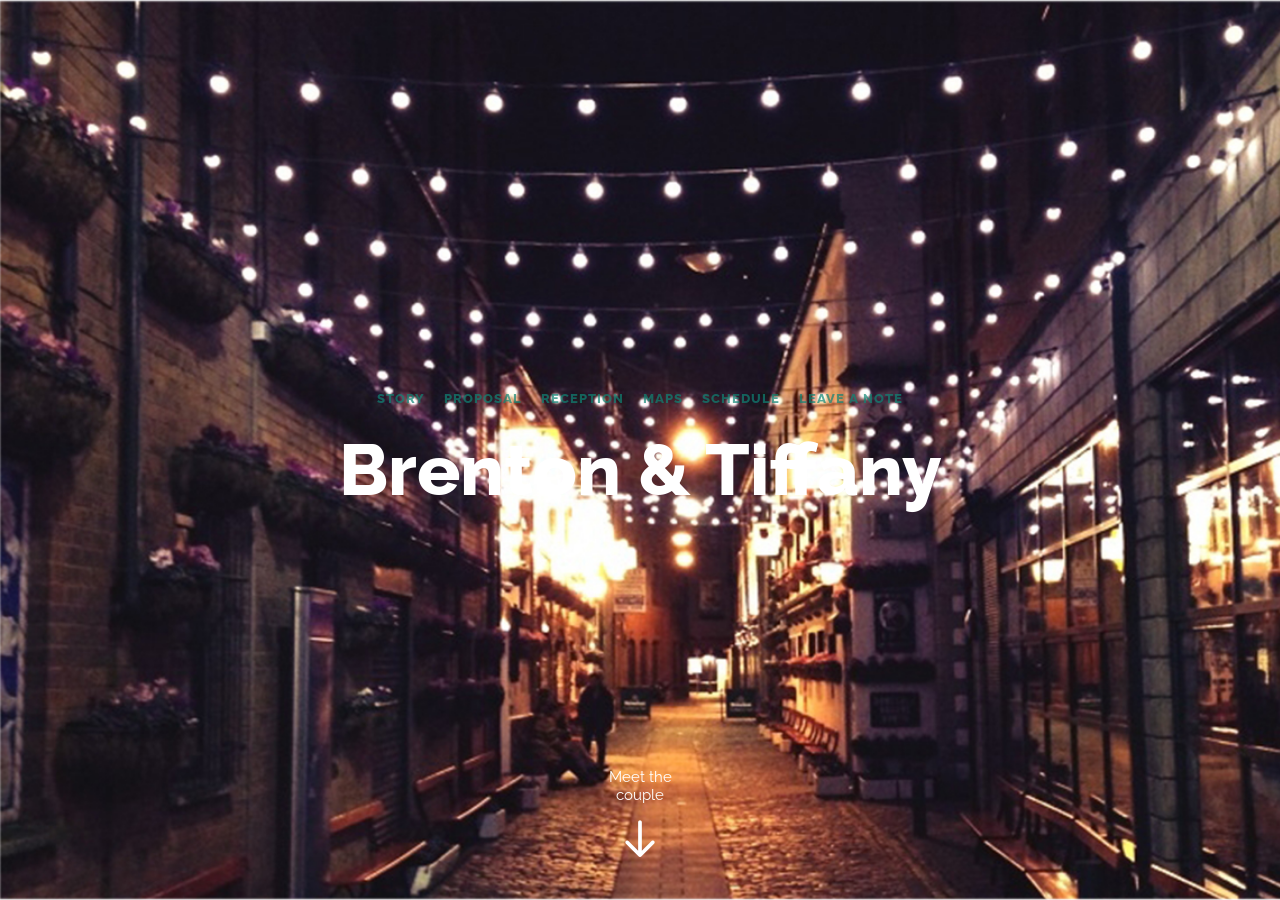
<file: old/Intro/index.html>
<!DOCTYPE html>
<html lang="en" class="no-js">
	<head>
		<meta charset="UTF-8" />
		<meta http-equiv="X-UA-Compatible" content="IE=edge"> 
		<meta name="viewport" content="width=device-width, initial-scale=1"> 
		<title>Brenton & Tiffany</title>
		<meta name="description" content="Brenton & Tiffany" />
		<meta name="keywords" content="title, header, effect, scroll, inspiration, medium, web design" />
		<meta name="author" content="Codrops" />
		<link rel="shortcut icon" href="../favicon.ico">
		<link rel="stylesheet" type="text/css" href="css/normalize.css" />
		<link rel="stylesheet" type="text/css" href="css/demo.css" />
		<link rel="stylesheet" type="text/css" href="css/component.css" />
		<!--[if IE]>
  		<script src="http://html5shiv.googlecode.com/svn/trunk/html5.js"></script>
		<![endif]-->
	</head>
	<body class="demo-1">
		<div id="container" class="container intro-effect-push">
			<header class="header">
				<div class="bg-img"><img src="img/7.jpg" alt="Background Image"/></div>
				<div class="title">
					<nav class="codrops-demos">
						<a href="index2.html">Story</a>
						<a href="index3.html">Proposal</a>
						<a href="index4.html">Reception</a>
						<a href="index5.html">Maps</a>
						<a href="index6.html">Schedule</a>
						<a href="index7.html">Leave a Note</a>
					</nav>
					<h1>Brenton & Tiffany</h1>
				</div>
			</header>
			<button class="trigger" data-info="Meet the couple"><span>Trigger</span></button>
			<div class="title">
				<nav class="codrops-demos">
						<a class="current-demo" href="index.html">Push</a>
						<a href="index2.html">Story</a>
						<a href="index3.html">Proposal</a>
						<a href="index4.html">Reception</a>
						<a href="index5.html">Maps</a>
						<a href="index6.html">Schedule</a>
						<a href="index7.html">Leave a Note</a>
					</nav>
				<h1>Brenton & Tiffany</h1>
				<p class="subline">A perfect match</p>
			</div>
			<article class="content">
				<div>
CONTENT GOES HERE
				</div>
			</article>
			<section class="related">
				
			</section>
		</div><!-- /container -->
		<script src="js/classie.js"></script>
		<script>
			(function() {

				// detect if IE : from http://stackoverflow.com/a/16657946		
				var ie = (function(){
					var undef,rv = -1; // Return value assumes failure.
					var ua = window.navigator.userAgent;
					var msie = ua.indexOf('MSIE ');
					var trident = ua.indexOf('Trident/');

					if (msie > 0) {
						// IE 10 or older => return version number
						rv = parseInt(ua.substring(msie + 5, ua.indexOf('.', msie)), 10);
					} else if (trident > 0) {
						// IE 11 (or newer) => return version number
						var rvNum = ua.indexOf('rv:');
						rv = parseInt(ua.substring(rvNum + 3, ua.indexOf('.', rvNum)), 10);
					}

					return ((rv > -1) ? rv : undef);
				}());


				// disable/enable scroll (mousewheel and keys) from http://stackoverflow.com/a/4770179					
				// left: 37, up: 38, right: 39, down: 40,
				// spacebar: 32, pageup: 33, pagedown: 34, end: 35, home: 36
				var keys = [32, 37, 38, 39, 40], wheelIter = 0;

				function preventDefault(e) {
					e = e || window.event;
					if (e.preventDefault)
					e.preventDefault();
					e.returnValue = false;  
				}

				function keydown(e) {
					for (var i = keys.length; i--;) {
						if (e.keyCode === keys[i]) {
							preventDefault(e);
							return;
						}
					}
				}

				function touchmove(e) {
					preventDefault(e);
				}

				function wheel(e) {
					// for IE 
					//if( ie ) {
						//preventDefault(e);
					//}
				}

				function disable_scroll() {
					window.onmousewheel = document.onmousewheel = wheel;
					document.onkeydown = keydown;
					document.body.ontouchmove = touchmove;
				}

				function enable_scroll() {
					window.onmousewheel = document.onmousewheel = document.onkeydown = document.body.ontouchmove = null;  
				}

				var docElem = window.document.documentElement,
					scrollVal,
					isRevealed, 
					noscroll, 
					isAnimating,
					container = document.getElementById( 'container' ),
					trigger = container.querySelector( 'button.trigger' );

				function scrollY() {
					return window.pageYOffset || docElem.scrollTop;
				}
				
				function scrollPage() {
					scrollVal = scrollY();
					
					if( noscroll && !ie ) {
						if( scrollVal < 0 ) return false;
						// keep it that way
						window.scrollTo( 0, 0 );
					}

					if( classie.has( container, 'notrans' ) ) {
						classie.remove( container, 'notrans' );
						return false;
					}

					if( isAnimating ) {
						return false;
					}
					
					if( scrollVal <= 0 && isRevealed ) {
						toggle(0);
					}
					else if( scrollVal > 0 && !isRevealed ){
						toggle(1);
					}
				}

				function toggle( reveal ) {
					isAnimating = true;
					
					if( reveal ) {
						classie.add( container, 'modify' );
					}
					else {
						noscroll = true;
						disable_scroll();
						classie.remove( container, 'modify' );
					}

					// simulating the end of the transition:
					setTimeout( function() {
						isRevealed = !isRevealed;
						isAnimating = false;
						if( reveal ) {
							noscroll = false;
							enable_scroll();
						}
					}, 1200 );
				}

				// refreshing the page...
				var pageScroll = scrollY();
				noscroll = pageScroll === 0;
				
				disable_scroll();
				
				if( pageScroll ) {
					isRevealed = true;
					classie.add( container, 'notrans' );
					classie.add( container, 'modify' );
				}
				
				window.addEventListener( 'scroll', scrollPage );
				trigger.addEventListener( 'click', function() { toggle( 'reveal' ); } );
			})();
		</script>
	</body>
</html>
</file>
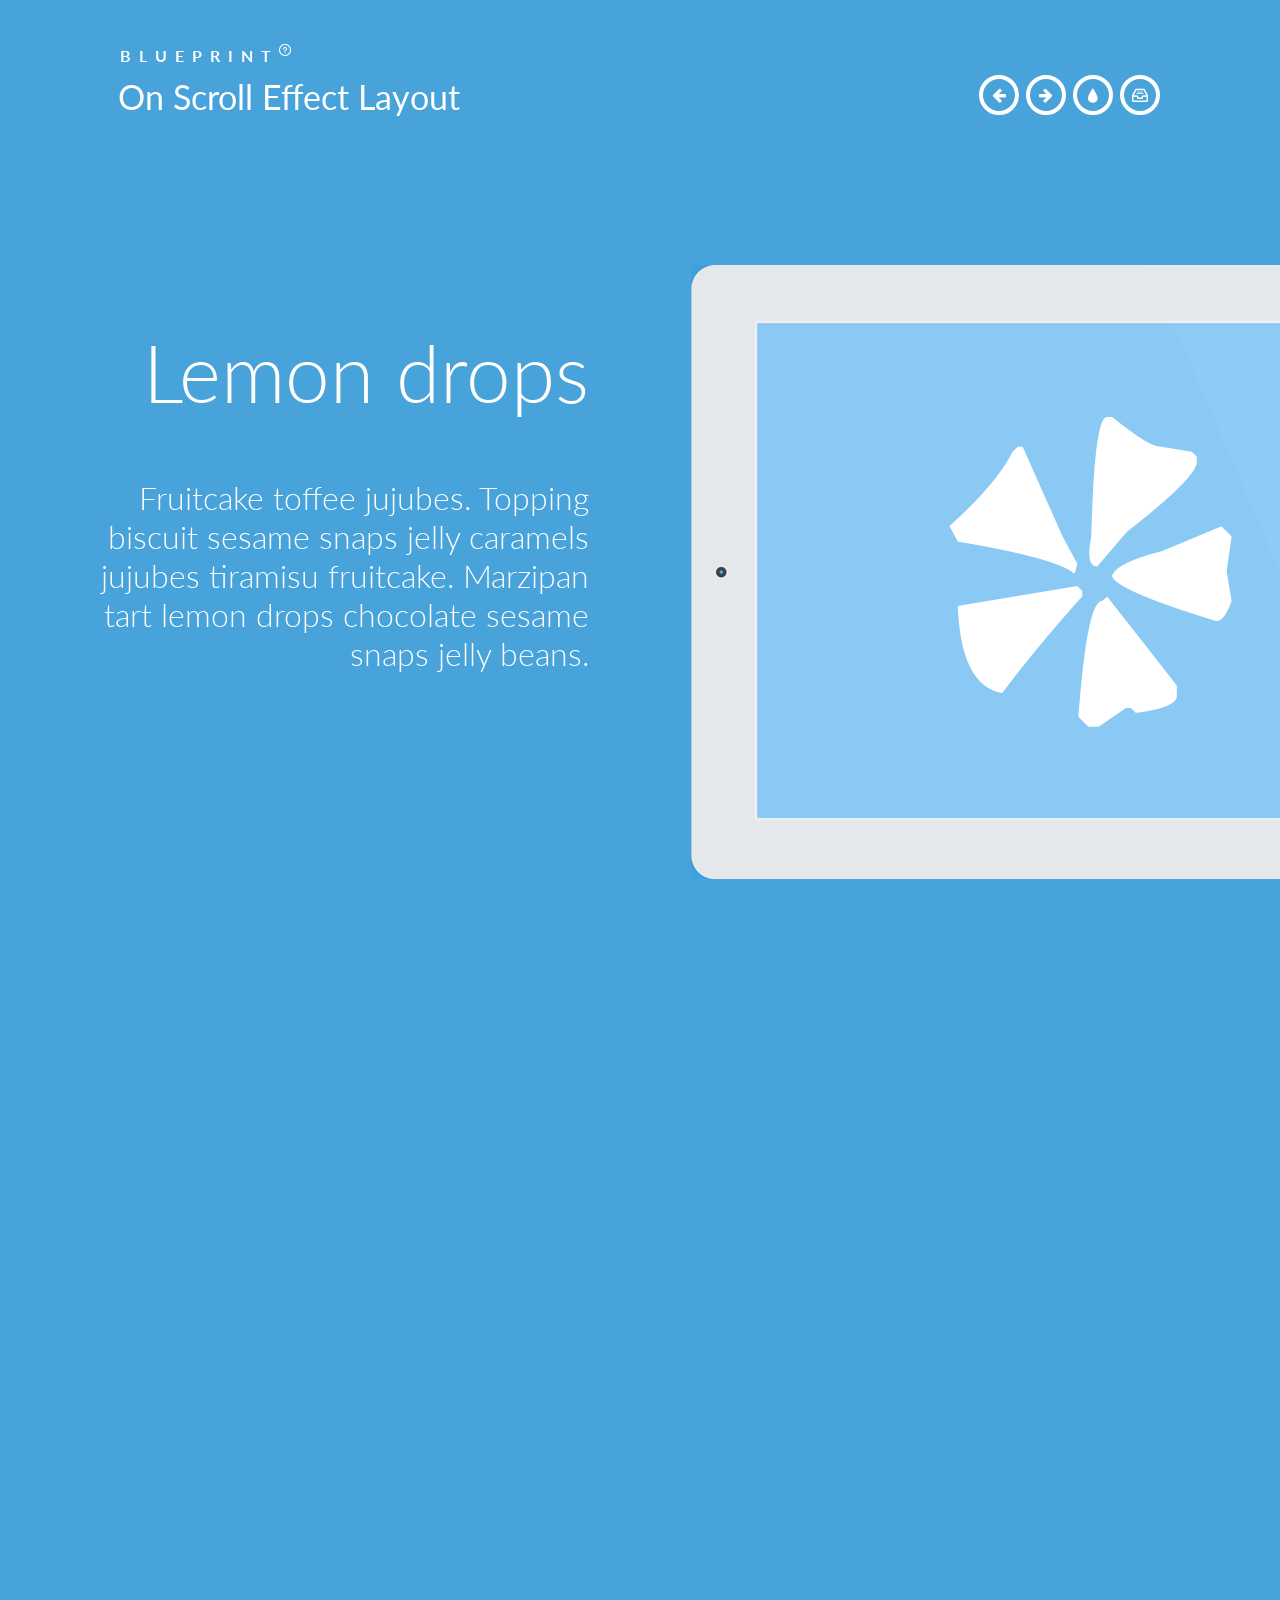
<file: old/Scroll/index.html>
<!DOCTYPE html>
<html lang="en" class="no-js">
	<head>
		<meta charset="UTF-8" />
		<meta http-equiv="X-UA-Compatible" content="IE=edge,chrome=1"> 
		<meta name="viewport" content="width=device-width, initial-scale=1.0"> 
		<title>Blueprint: On Scroll Effect Layout</title>
		<meta name="description" content="Blueprint: On Scroll Effect Layout" />
		<meta name="keywords" content="on scroll, effect, slide in, layout, template, transition, javascript" />
		<meta name="author" content="Codrops" />
		<link rel="shortcut icon" href="../favicon.ico">
		<link rel="stylesheet" type="text/css" href="css/demo.css" />
		<link rel="stylesheet" type="text/css" href="css/component.css" />
		<script src="js/modernizr.custom.js"></script>
	</head>
	<body>
		<div class="container">
			<header class="clearfix">
				<span>Blueprint <span class="bp-icon bp-icon-about" data-content="The Blueprints are a collection of basic and minimal website concepts, components, plugins and layouts with minimal style for easy adaption and usage, or simply for inspiration."></span></span>
				<h1>On Scroll Effect Layout</h1>
				<nav>
					<a href="http://tympanus.net/Blueprints/ResponsiveIconGrid/" class="bp-icon bp-icon-prev" data-info="previous Blueprint"><span>Previous Blueprint</span></a>
					<a href="" class="bp-icon bp-icon-next" data-info="next Blueprint"><span>Next Blueprint</span></a>
					<a href="http://tympanus.net/codrops/?p=15962" class="bp-icon bp-icon-drop" data-info="back to the Codrops article"><span>back to the Codrops article</span></a>
					<a href="http://tympanus.net/codrops/category/blueprints/" class="bp-icon bp-icon-archive" data-info="Blueprints archive"><span>Go to the archive</span></a>
				</nav>
			</header>	
			<div id="cbp-so-scroller" class="cbp-so-scroller">
				<section class="cbp-so-section">
					<article class="cbp-so-side cbp-so-side-left">
						<h2>Lemon drops</h2>
						<p>Fruitcake toffee jujubes. Topping biscuit sesame snaps jelly caramels jujubes tiramisu fruitcake. Marzipan tart lemon drops chocolate sesame snaps jelly beans.</p>
					</article>
					<figure class="cbp-so-side cbp-so-side-right">
						<img src="images/1.png" alt="img01">
					</figure>
				</section>
				<section class="cbp-so-section">
					<figure class="cbp-so-side cbp-so-side-left">
						<img src="images/2.png" alt="img01">
					</figure>
					<article class="cbp-so-side cbp-so-side-right">
						<h2>Plum caramels</h2>
						<p>Lollipop powder danish sugar plum caramels liquorice sweet cookie. Gummi bears caramels gummi bears candy canes cheesecake sweet roll icing dragée. Gummies jelly-o tart. Cheesecake unerdwear.com candy canes apple pie halvah chocolate tiramisu.</p>
					</article>
				</section>
				<section class="cbp-so-section">
					<article class="cbp-so-side cbp-so-side-left">
						<h2>Marzipan gingerbread</h2>
						<p>Soufflé bonbon jelly cotton candy liquorice dessert jelly bear claw candy canes. Pudding halvah bonbon marzipan powder. Marzipan gingerbread sweet jelly.</p>
					</article>
					<figure class="cbp-so-side cbp-so-side-right">
						<img src="images/3.png" alt="img01">
					</figure>
				</section>
				<section class="cbp-so-section">
					<figure class="cbp-so-side cbp-so-side-left">
						<img src="images/4.png" alt="img01">
					</figure>
					<article class="cbp-so-side cbp-so-side-right">
						<h2>Carrot cake</h2>
						<p>Sesame snaps sweet wafer danish. Chupa chups carrot cake icing donut halvah bonbon. Chocolate cake candy marshmallow pudding dessert marzipan jujubes sugar plum.</p>
					</article>
				</section>
				<section class="cbp-so-section">
					<article class="cbp-so-side cbp-so-side-left">
						<h2>Pudding lollipop</h2>
						<p>Chupa chups pudding lollipop gummi bears gummies cupcake pie. Cookie cotton candy caramels. Oat cake dessert applicake. Sweet roll tiramisu sweet roll sweet roll.</p>
					</article>
					<figure class="cbp-so-side cbp-so-side-right">
						<img src="images/5.png" alt="img01">
					</figure>
				</section>
				<section class="cbp-so-section">
					<figure class="cbp-so-side cbp-so-side-left">
						<img src="images/6.png" alt="img01">
					</figure>
					<article class="cbp-so-side cbp-so-side-right">
						<h2>Soufflé bonbon</h2>
						<p>Cake cotton candy lollipop. Cake croissant cheesecake candy sugar plum icing apple pie wafer. Pie sugar plum tiramisu tiramisu pie fruitcake candy icing. Candy icing gummies gummies cheesecake brownie lemon drops chocolate gingerbread.</p>
					</article>
				</section>
			</div>
		</div>
		<script src="js/classie.js"></script>
		<script src="js/cbpScroller.js"></script>
		<script>
			new cbpScroller( document.getElementById( 'cbp-so-scroller' ) );
		</script>
	</body>
</html>
</file>
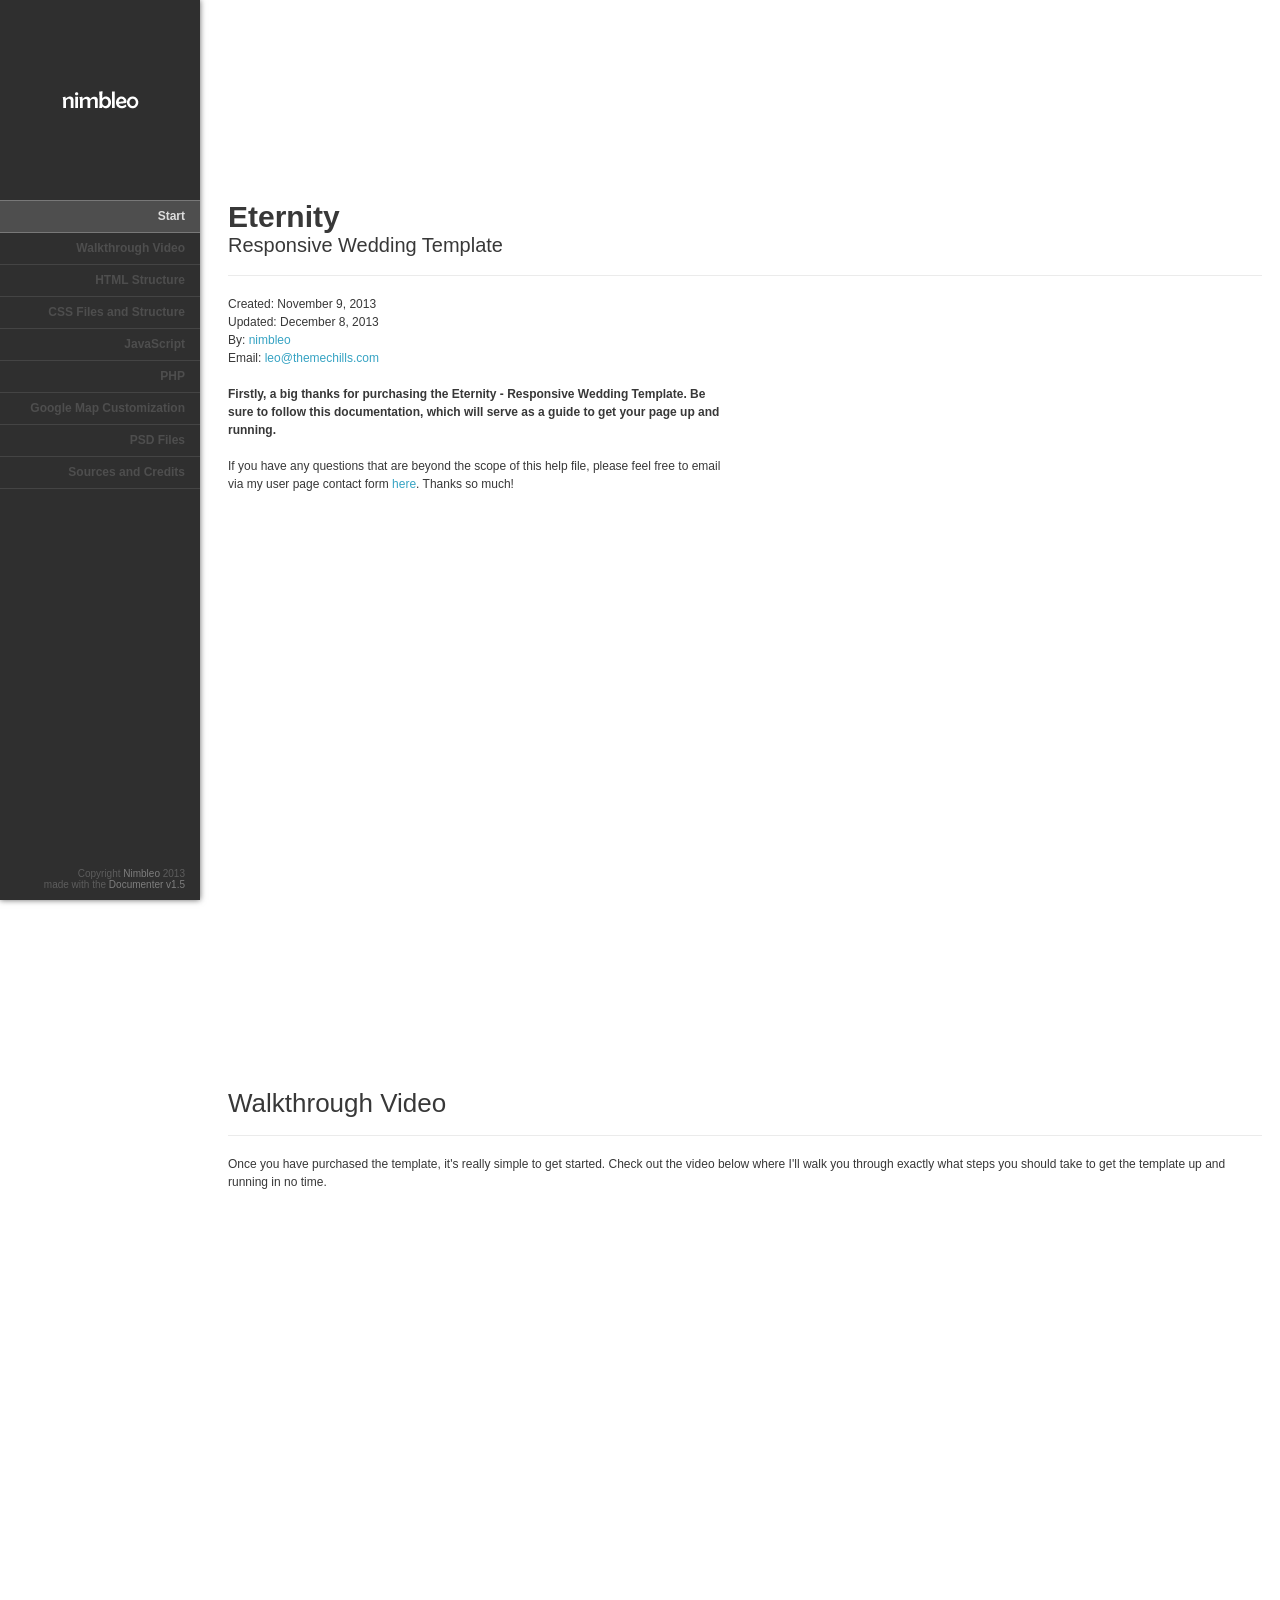
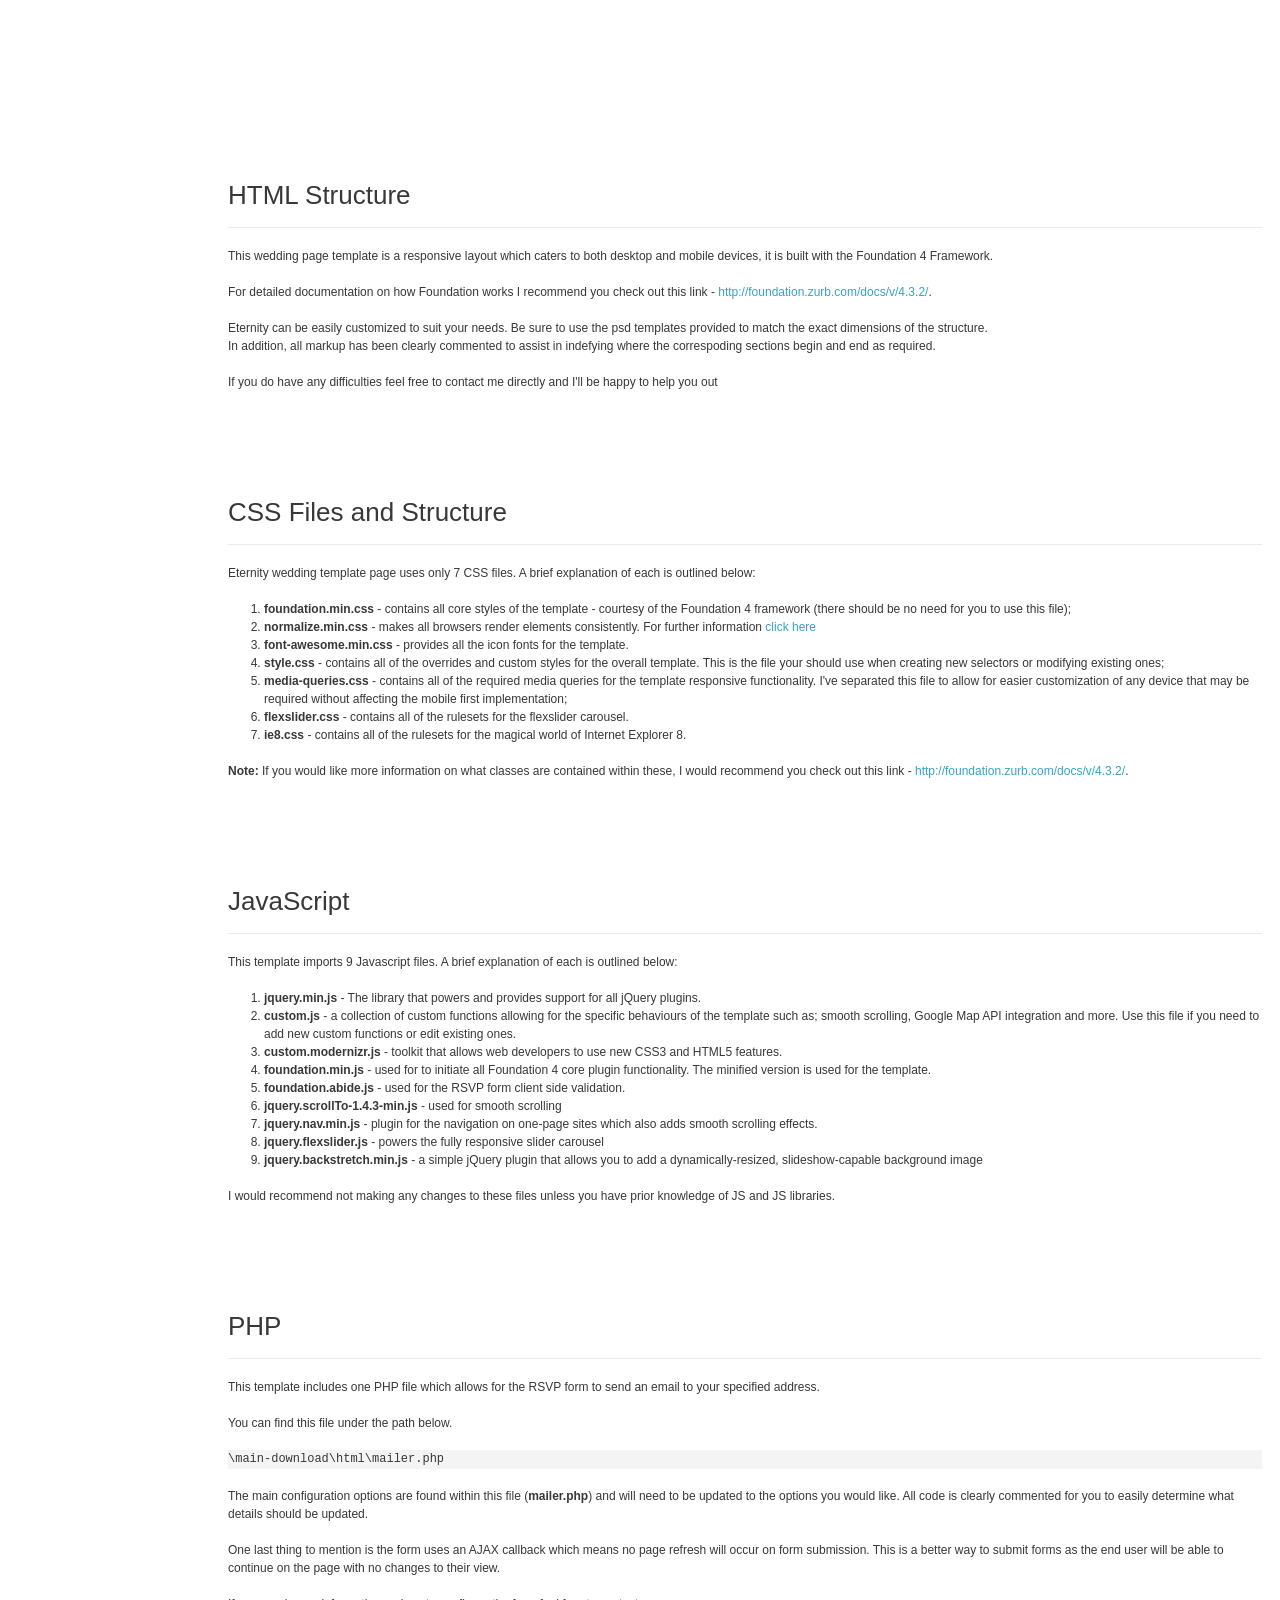
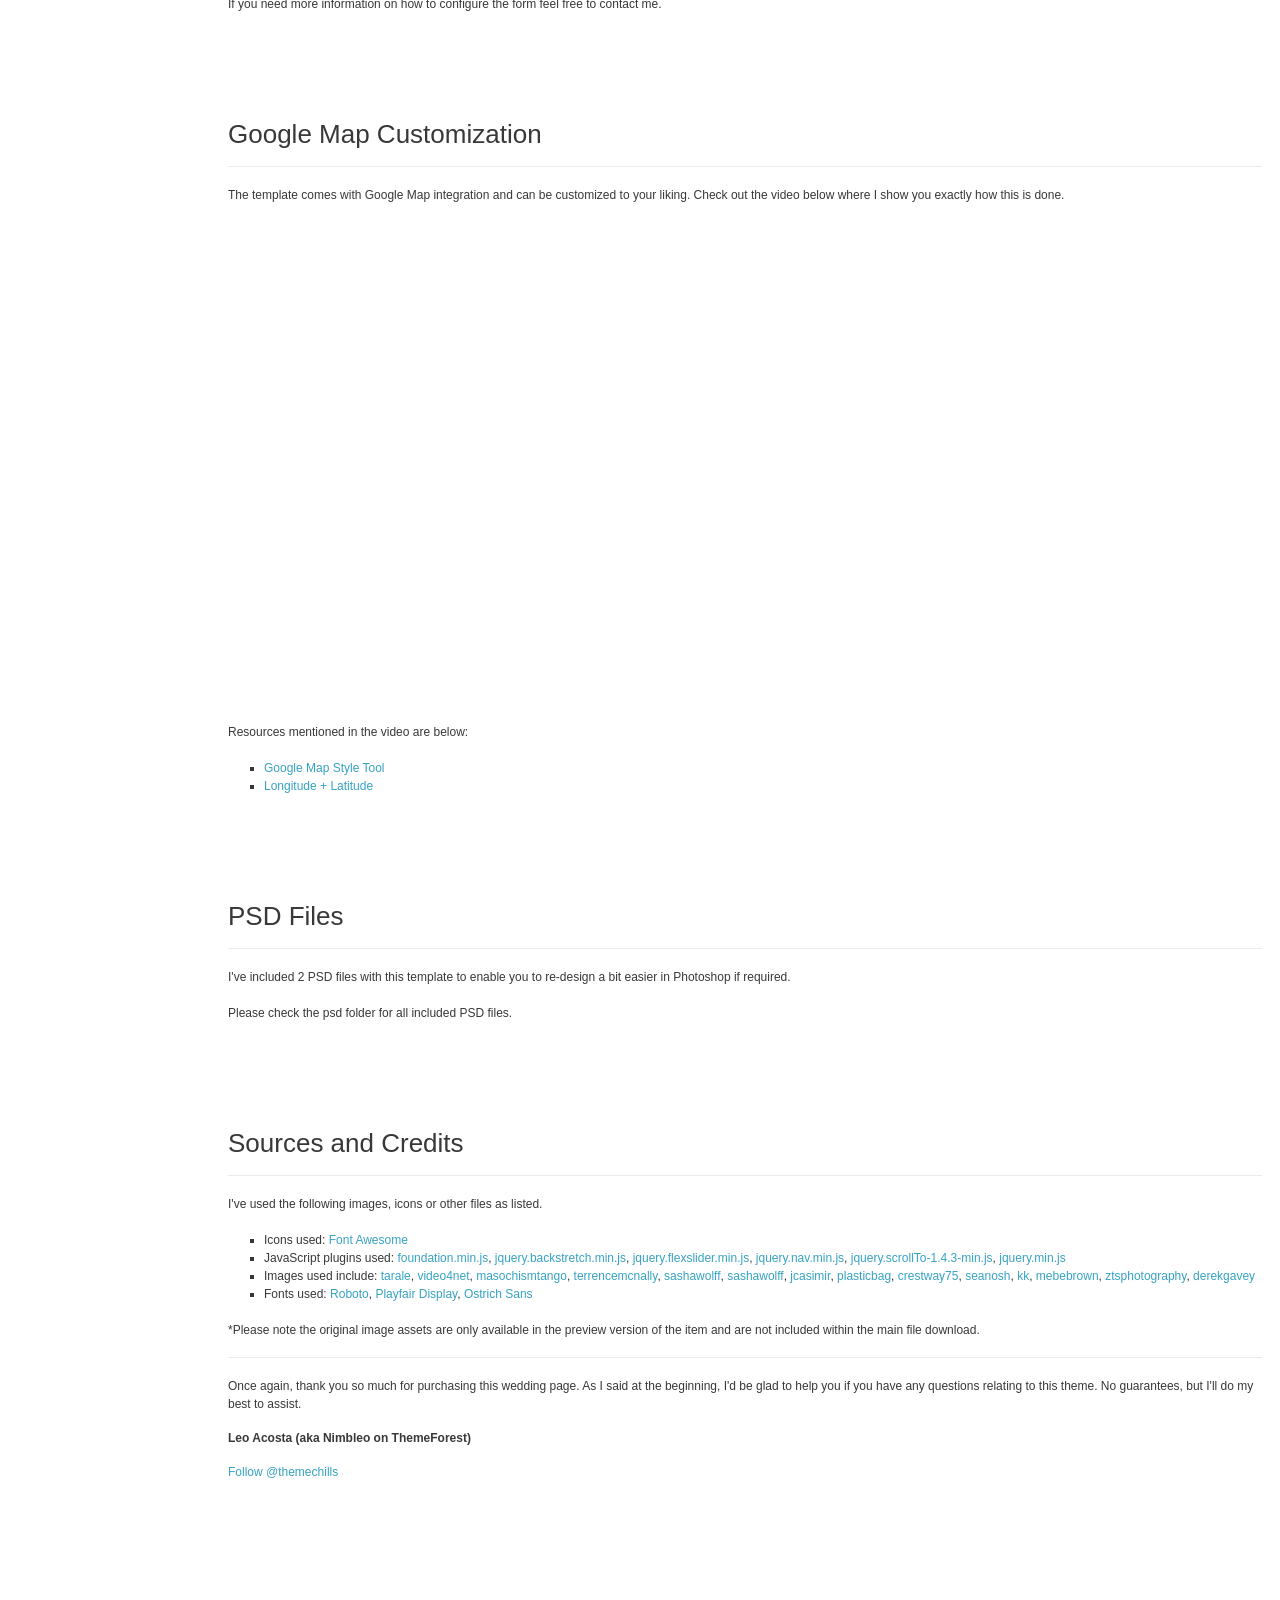
<file: test/documentation/index.html>
<!DOCTYPE html>
<!--[if IE 6 ]><html lang="en-us" class="ie6"> <![endif]-->
<!--[if IE 7 ]><html lang="en-us" class="ie7"> <![endif]-->
<!--[if IE 8 ]><html lang="en-us" class="ie8"> <![endif]-->
<!--[if (gt IE 7)|!(IE)]><!-->

<html lang="en-us">
<!--<![endif]-->

<head>
  <meta charset="utf-8">

  <title>Documentation | Eternity - Responsive Wedding Template</title>
  <meta content=
  "Thank you for purchasing my wedding page. If you have any questions that are beyond the scope of this help file, please feel free to email via my ThemeForest user page contact form. Thanks again!"
  name="description">
  <meta content="nimbleo" name="author"><!-- Styles -->
  <link href="css/documenter_style.css" media="all" rel="stylesheet">
  <link href="css/shDocumenter.css" media="screen" rel="stylesheet">
  <link href="assets/images/favicon.ico" rel="shortcut icon"><!-- Scripts -->

  <script src="js/jquery.1.5.1.js"></script>
  <script src="js/jquery.scrollTo-1.4.2-min.js"></script>
  <script src="js/jquery.easing.js"></script>
  <script src="js/shCore.js"></script>
  <script src="js/shBrushCss.js"></script>
  <script>
SyntaxHighlighter.defaults['toolbar'] = false;SyntaxHighlighter.all();
  </script>
  <script>
document.createElement('section');var duration=500,easing='swing';
  </script>
  <script src="js/script.js"></script>
  <style>
html {
  background-color: #FFFFFF;
  color: #383838;
  }
  ::-moz-selection {
  background:#4E4E4E;
  color:#DDDDDD;
  }
  ::selection {
  background: #4E4E4E;
  color: #DDDDDD;
  }
  #documenter_sidebar #documenter_logo {
  background-image: url(assets/images/logo.png);
  text-indent: -9999px;
  }
  a {
  color: #36a3c3;
  }
  a:hover {
  color: #1b85a4;
  text-decoration: none;
  }
  hr {
  border-top: 1px solid #EBEBEB;
  border-bottom: 1px solid #FFFFFF;
  }
  #documenter_sidebar, #documenter_sidebar ol a {
  background-color: #2F2F2F;
  color: #222222;
  }
  #documenter_sidebar ol {
  margin-top: 0;
  }
  #documenter_sidebar ol a {
  border-bottom: 1px solid #444444;
  color: #4E4E4E;
  }
  #documenter_sidebar ol a:hover {
  color: #DDD;
  }
  #documenter_sidebar ol a.current {
  background: #4E4E4E;
  border-bottom: 1px solid #787878;
  border-top: 1px solid #787878;
  color: #DDD;
  }
  #documenter_content img {
  border: 1px solid #CCC;
  padding: 4px;
  }
  #documenter_copyright {
  color: #5d5d5d;
  display: block !important;
  visibility: visible !important;
  }
  #documenter_copyright a {
  color: #7e7e7e;
  }
  </style>
</head>

<body>
  <div id="documenter_sidebar">
    <a href="#documenter_cover" id="documenter_logo">nimbleo</a>

    <ol id="documenter_nav">
      <li>
        <a class="current" href="#documenter_cover">Start</a>
      </li>

      <li>
        <a href="#setup">Walkthrough Video</a>
      </li>

      <li>
        <a href="#html_structure">HTML Structure</a>
      </li>

      <li>
        <a href="#css_files_and_structure">CSS Files and Structure</a>
      </li>

      <li>
        <a href="#javascript">JavaScript</a>
      </li>

      <li>
        <a href="#php">PHP</a>
      </li>

      <li>
        <a href="#googlemap">Google Map Customization</a>
      </li>

      <li>
        <a href="#psd_files">PSD Files</a>
      </li>

      <li>
        <a href="#sources_and_credits">Sources and Credits</a>
      </li>
    </ol>

    <div id="documenter_copyright">
      Copyright <a href="http://themechills.com/profile">Nimbleo</a>
      2013<br>
      made with the <a href="http://rxa.li/documenter">Documenter v1.5</a>
    </div>
  </div>

  <div id="documenter_content">
    <section id="documenter_cover">
      <h1>Eternity</h1>

      <h2>Responsive Wedding Template</h2>
      <hr>

      <ul>
        <li>Created: November 9, 2013</li>
        <li>Updated: December 8, 2013</li>

        <li>By: <a href=
        "http://themechills.com/profile">nimbleo</a>
        </li>

        <li>Email: <a href=
        "mailto:leo@themechills.com">leo@themechills.com</a>
        </li>
      </ul>

      <p><strong>Firstly, a big thanks for purchasing the Eternity -
      Responsive Wedding Template. Be sure to follow this documentation,
      which will serve as a guide to get your page up and
      running.</strong></p>

      <p>If you have any questions that are beyond the scope of this help
      file, please feel free to email via my user page contact form
      <a href="http://themechills.com/profile">here</a>. Thanks so
      much!</p>
    </section><!-- START setup -->

    <section id="setup">
      <h3>Walkthrough Video</h3>
      <hr>

      <p>Once you have purchased the template, it's really simple to get
      started. Check out the video below where I'll walk you through
      exactly what steps you should take to get the template up and
      running in no time.</p>
      <iframe width="853" height="480" src="http://www.youtube.com/embed/uxOJ0b0JLYw?rel=0" frameborder="0" allowfullscreen></iframe>
    </section><!-- END #setup --><!-- START html_structure -->

    <section id="html_structure">
      <h3>HTML Structure</h3>
      <hr>

      <p>This wedding page template is a responsive layout which caters
      to both desktop and mobile devices, it is built with the Foundation 4 Framework.</p>

      <p>
        For detailed documentation on how Foundation works I recommend you check out this link - 
        <a target="_blank" href="http://foundation.zurb.com/docs/v/4.3.2/">http://foundation.zurb.com/docs/v/4.3.2/</a>.
      </p>

      <p>
        Eternity can be easily customized to suit your needs. Be sure to use the psd templates provided to match the exact dimensions of the structure.<br /> 
        In addition, all markup has been clearly commented to
        assist in indefying where the correspoding sections begin and end as required.<br /><br /> 
        If you do have any difficulties feel free to contact me directly and I'll be happy to help you out
      </p>
    </section><!-- END #html_structure -->

    <section id="css_files_and_structure">
      <h3>CSS Files and Structure</h3>
      <hr>

      <p>Eternity wedding template page uses only 7 CSS files. A brief
      explanation of each is outlined below:</p>

      <ol>
        <li>
          <strong>foundation.min.css</strong> - contains all core styles
          of the template - courtesy of the Foundation 4 framework (there should be no need for you to use this file);
        </li>
       
        <li><strong>normalize.min.css</strong> - makes all browsers render elements consistently. For further information <a href="http://necolas.github.io/normalize.css/" target="_blank">click here</a></li>

        <li>
          <strong>font-awesome.min.css</strong> - provides all the icon fonts for the template.
        </li>

        <li>
          <strong>style.css</strong> - contains all of
          the overrides and custom styles for the overall template. This is the file your should use when creating new selectors or modifying existing ones;
        </li>

        <li>
          <strong>media-queries.css</strong> - contains all of
          the required media queries for the template responsive
          functionality. I've separated this file to allow for easier customization of any device that may be required without affecting the mobile first implementation;
        </li>

        <li>
          <strong>flexslider.css</strong> - contains all of
          the rulesets for the flexslider carousel.
        </li>

        <li>
          <strong>ie8.css</strong> - contains all of
          the rulesets for the magical world of Internet Explorer 8.
        </li>

      </ol>

      <p><strong>Note:</strong> If you would like more information on
      what classes are contained within these, I would recommend you
      check out this link - <a href=
      "http://foundation.zurb.com/docs/v/4.3.2/" target=
      "_blank">http://foundation.zurb.com/docs/v/4.3.2/</a>.</p>
    </section>

    <section id="javascript">
      <h3>JavaScript</h3>
      <hr>

      <p>This template imports 9 Javascript files. A brief explanation of
      each is outlined below:</p>

      <ol>
        <li>
          <strong>jquery.min.js</strong> - 
          The library that powers and provides support for all jQuery plugins.
        </li>

        <li><strong>custom.js</strong> - a collection of custom
        functions allowing for the specific behaviours of the template
        such as; smooth scrolling, Google Map API integration and more. Use this file if you need
        to add new custom functions or edit existing ones.</li>

        <li><strong>custom.modernizr.js</strong> - toolkit that allows web developers to use new CSS3 and HTML5 features.</li>

        <li><strong>foundation.min.js</strong> - used for to initiate
        all Foundation 4 core plugin functionality. The minified version
        is used for the template.</li>

        <li><strong>foundation.abide.js</strong> - used for the RSVP form client side validation.</li>

        <li><strong>jquery.scrollTo-1.4.3-min.js</strong> - used for smooth
        scrolling</li>

        <li><strong>jquery.nav.min.js</strong> - plugin for the navigation on one-page sites which also adds smooth scrolling effects.</li>

        <li><strong>jquery.flexslider.js</strong> - powers the fully responsive slider carousel</li>

        <li><strong>jquery.backstretch.min.js</strong> - a simple jQuery plugin that allows you to add a dynamically-resized, slideshow-capable background image</li>

      </ol>

      <p>I would recommend not making any changes to these files unless
      you have prior knowledge of JS and JS libraries.</p>
    </section>

    <section id="php">
      <h3>PHP</h3>
      <hr>
      <p>
        This template includes one PHP file which allows for the RSVP form to send an email to your specified address.
      </p>
      <p>You can find this file under the path below.</p>
      <pre><code>\main-download\html\mailer.php</code></pre>
      <p>The main configuration options are found within this file (<strong>mailer.php</strong>) and will need to be updated to the options you would like. All code is clearly commented for you to easily determine what details should be updated.</p>
      <p>One last thing to mention is the form uses an AJAX callback which means no page refresh will occur on form submission. This is a better way to submit forms as the end user will be able to continue on the page with no changes to their view.</p>
      <p>If you need more information on how to configure the form feel free to contact me.</p>
    </section>

    <section id="googlemap">
      <h3>Google Map Customization</h3>
      <hr>
      <p>
        The template comes with Google Map integration and can be customized to your liking. Check out the video below where I show you exactly how this is done.
      </p>
      <iframe width="853" height="480" src="http://www.youtube.com/embed/S6eLSCkOxnY?rel=0" frameborder="0" allowfullscreen></iframe>
      <p>Resources mentioned in the video are below:</p>
      <ul>
        <li>
          <a href="http://www.evoluted.net/thinktank/web-design/custom-google-maps-style-tool" target="_blank">Google Map Style Tool</a>
        </li>
        <li><a href="http://itouchmap.com/latlong.html" target="_blank">Longitude + Latitude</a></li>
      </ul>

    </section>
    
    <section id="psd_files">
      <h3>PSD Files</h3>
      <hr>

      <p>I've included 2 PSD files with this template to enable you to
      re-design a bit easier in Photoshop if required.</p>

      <p>Please check the psd folder for all included PSD files.</p>
    </section>

    <section id="sources_and_credits">
      <h3>Sources and Credits</h3>
      <hr>

      <p>I've used the following images, icons or other files as listed.</p>

      <ul>
        <li>
          Icons used: 
          <a href="http://fortawesome.github.io/Font-Awesome/" target="_blank">Font Awesome</a>
        </li>

        <li>
          JavaScript plugins used:
          <a target="_blank" href="http://foundation.zurb.com/docs/javascript.html">foundation.min.js</a>,
          <a target="_blank" href="http://srobbin.com/jquery-plugins/backstretch/">jquery.backstretch.min.js</a>,
          <a target="_blank" href="http://www.woothemes.com/flexslider/">jquery.flexslider.min.js</a>,
          <a target="_blank" href="https://github.com/davist11/jQuery-One-Page-Nav">jquery.nav.min.js</a>,
          <a target="_blank" href="http://flesler.blogspot.com.au/2007/10/jqueryscrollto.html">jquery.scrollTo-1.4.3-min.js</a>,
          <a target="_blank" href="http://jquery.com/">jquery.min.js</a>
        </li>

        <li>Images used include: <a href=
        "http://www.flickr.com/photos/tarale/7086850689/sizes/l/in/photostream/"
          target="_blank">tarale</a>, <a href=
          "http://www.flickr.com/photos/video4net/4101875470/sizes/l/in/photostream/"
          target="_blank">video4net</a>, <a href=
          "http://www.flickr.com/photos/masochismtango/5041263347/sizes/l/in/photostream/"
          target="_blank">masochismtango</a>, <a href=
          "http://www.flickr.com/photos/terrencemcnally/5002937971/sizes/o/in/photostream/"
          target="_blank">terrencemcnally</a>, <a href=
          "http://www.flickr.com/photos/sashawolff/3812098707/sizes/o/in/photostream/"
          target="_blank">sashawolff</a>, <a href=
          "http://www.flickr.com/photos/sashawolff/3812098707/sizes/l/in/photostream/"
          target="_blank">sashawolff</a>, <a href=
          "http://www.flickr.com/photos/jcasimir/3647306044/sizes/l/in/photostream/"
          target="_blank">jcasimir</a>, <a href=
          "http://www.flickr.com/photos/plasticbag/473898087/sizes/l/in/photostream/"
          target="_blank">plasticbag</a>, <a href=
          "http://www.flickr.com/photos/crestway75/3323359439/sizes/o/in/photostream/"
          target="_blank">crestway75</a>, <a href=
          "http://www.flickr.com/photos/seanosh/3216048855/sizes/o/in/photostream/"
          target="_blank">seanosh</a>, <a href=
          "http://www.flickr.com/photos/kk/4870714572/sizes/l/in/photostream/"
          target="_blank">kk</a>, <a href=
          "http://www.flickr.com/photos/mebebrown/5046181657/sizes/o/in/photostream/"
          target="_blank">mebebrown</a>, <a href=
          "http://www.flickr.com/photos/ztsphotography/4560101014/sizes/o/in/photostream/"
          target="_blank">ztsphotography</a>, <a href=
          "http://www.flickr.com/photos/derekgavey/5055662541/sizes/o/in/photostream/"
          target="_blank">derekgavey</a>
        </li>

        <li>
          Fonts used: 
          <a href="http://www.google.com/fonts/specimen/Roboto" target="_blank">Roboto</a>, 
          <a href="http://www.google.com/fonts/specimen/Playfair+Display" target="_blank">Playfair Display</a>,
          <a href="http://www.fontsquirrel.com/fonts/ostrich-sans" target="_blank">Ostrich Sans</a>
        </li>
      </ul>

      <p><small>*Please note the original image assets are only available
      in the preview version of the item and are not included within the
      main file download.</small></p>
      <hr>

      <p>Once again, thank you so much for purchasing this wedding page.
      As I said at the beginning, I'd be glad to help you if you have any
      questions relating to this theme. No guarantees, but I'll do my
      best to assist.</p><strong>Leo Acosta (aka Nimbleo on
      ThemeForest)</strong>

      <p><a href="http://bit.ly/WR9PN2" target="_blank">Follow
      @themechills</a></p>
    </section>
  </div>
</body>
</html>
</file>
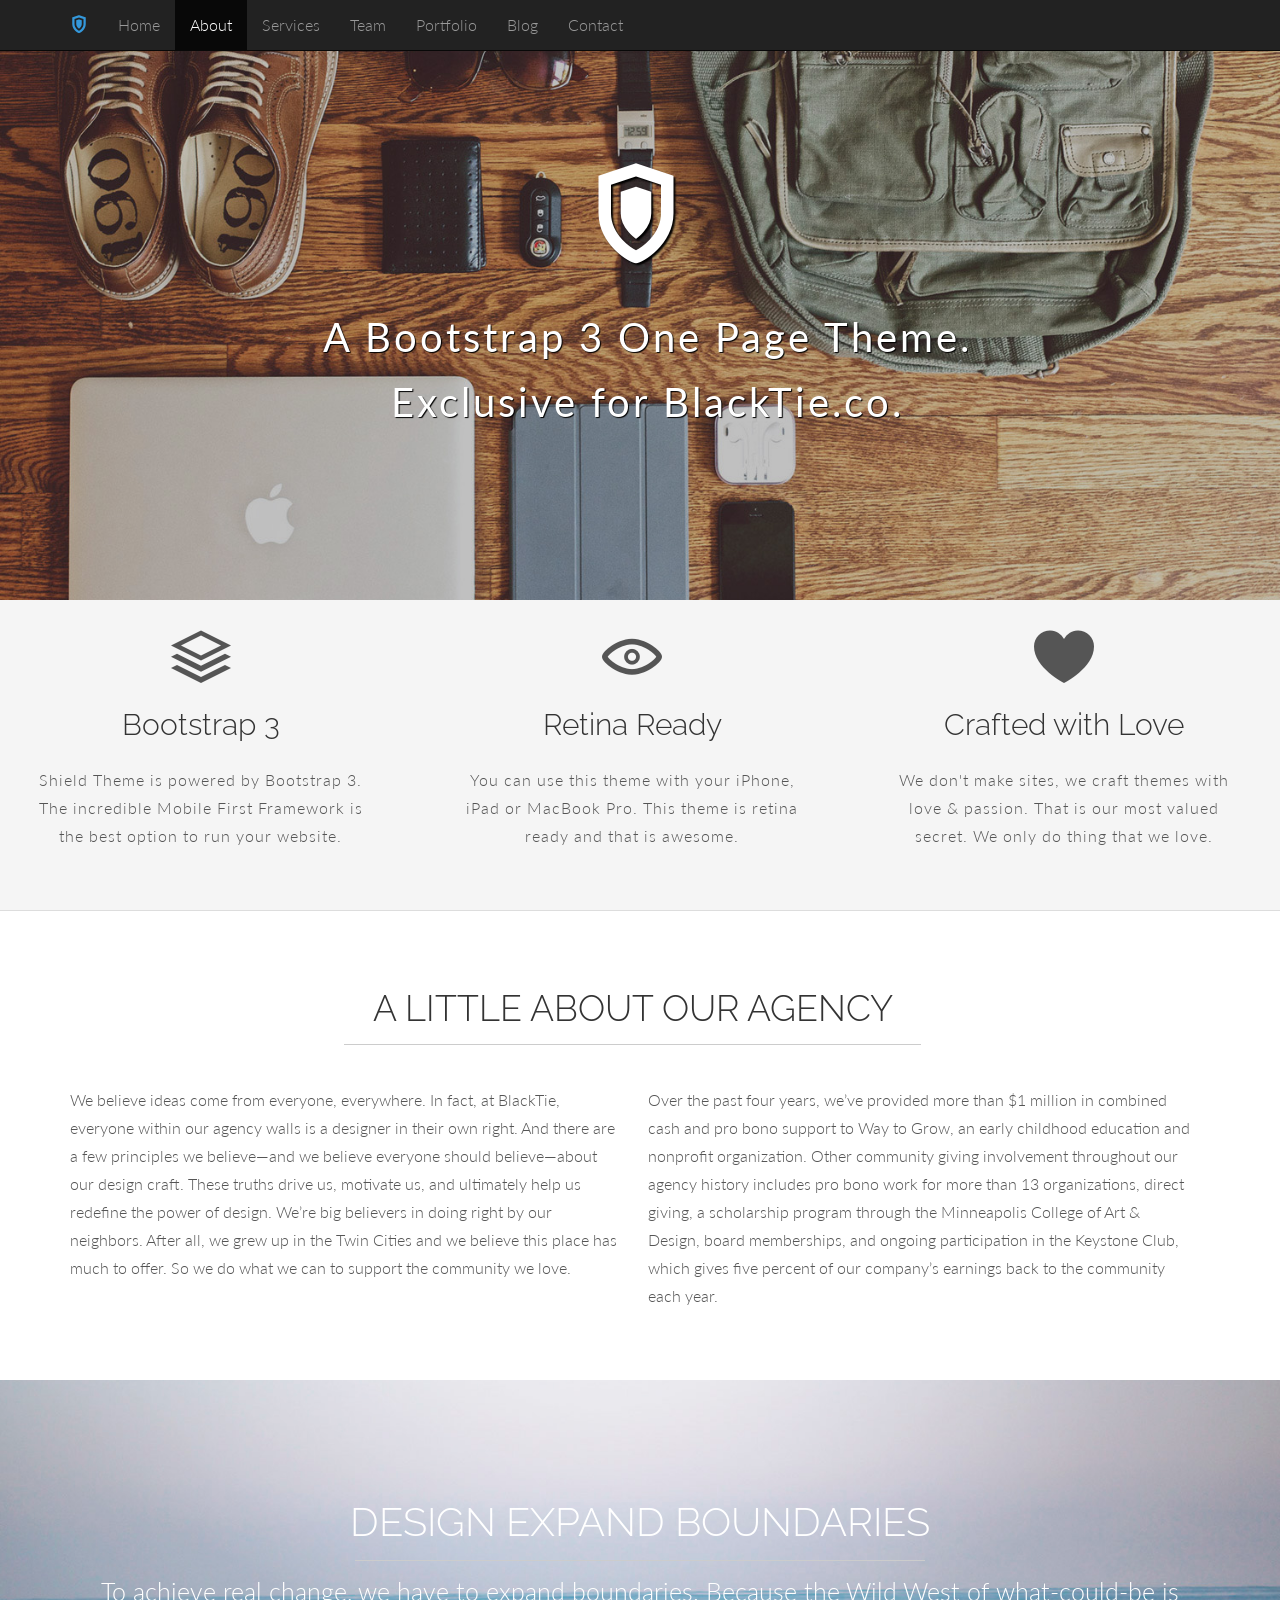
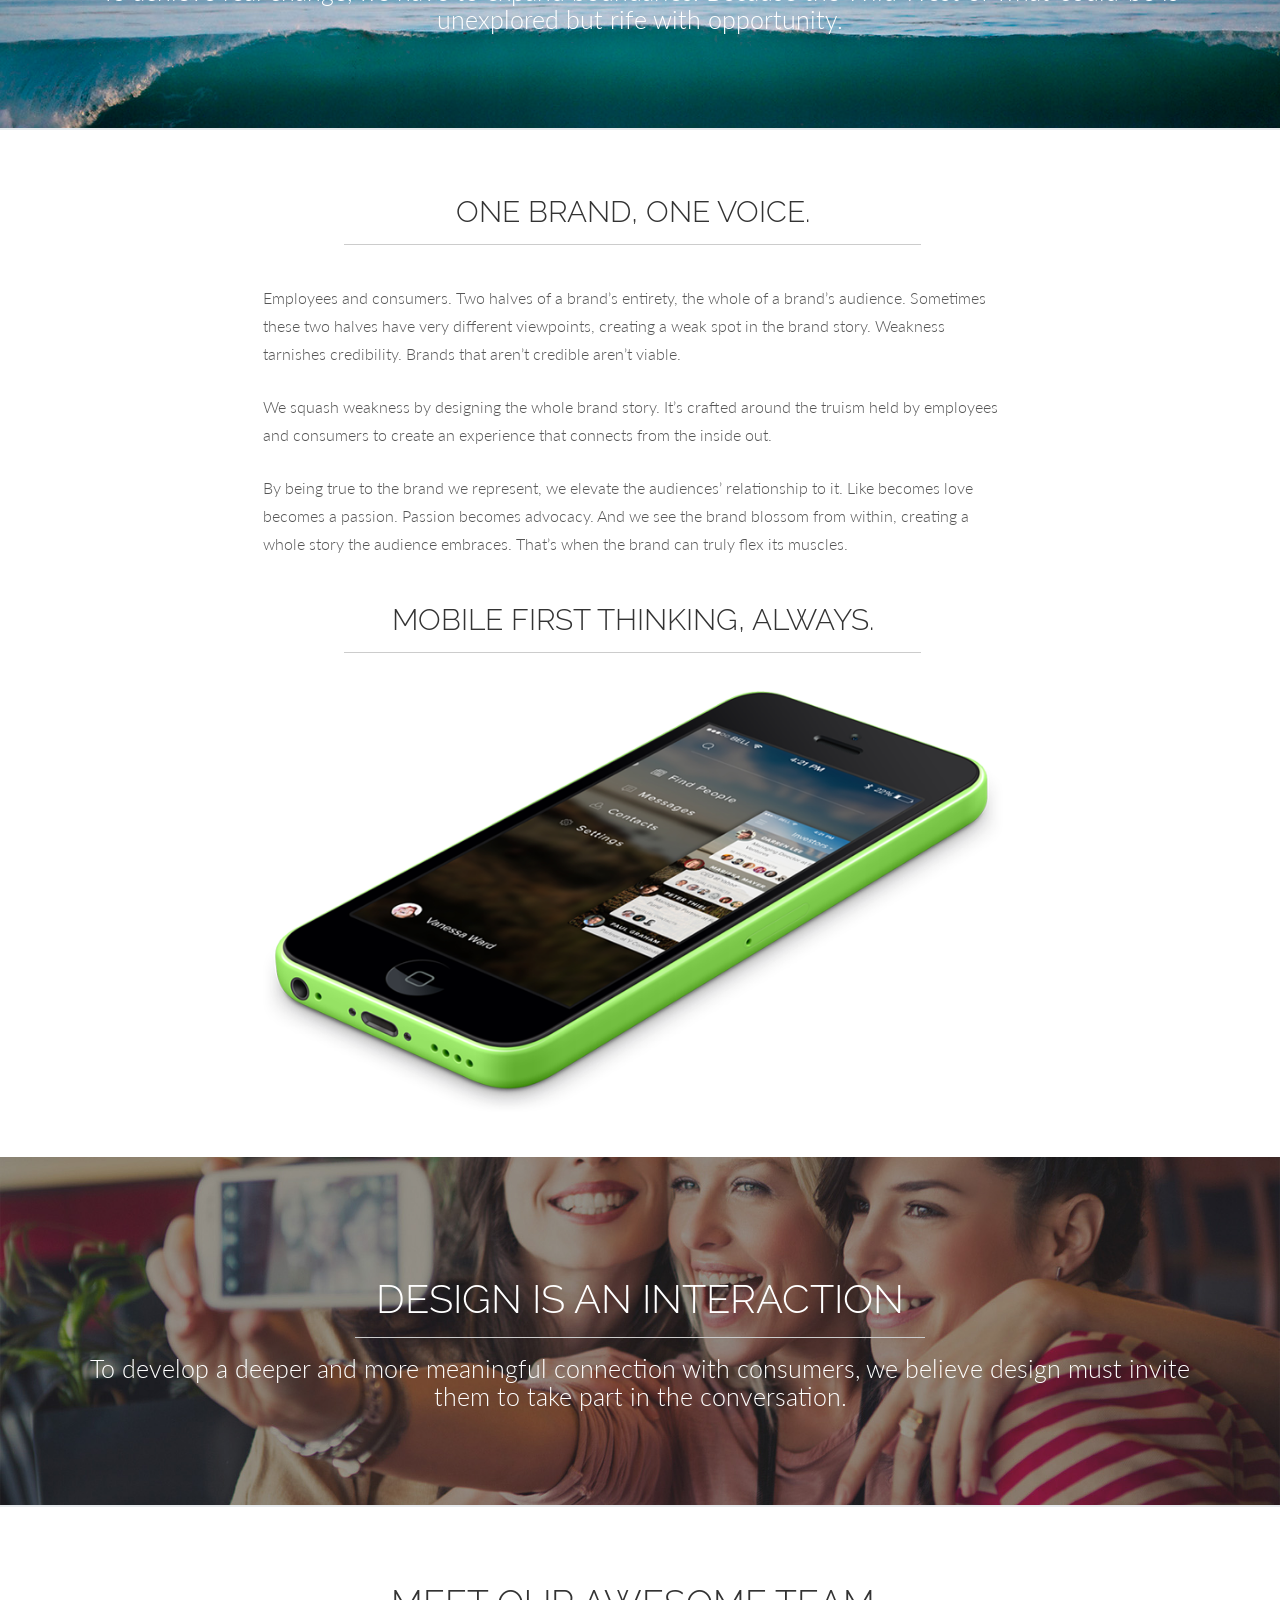
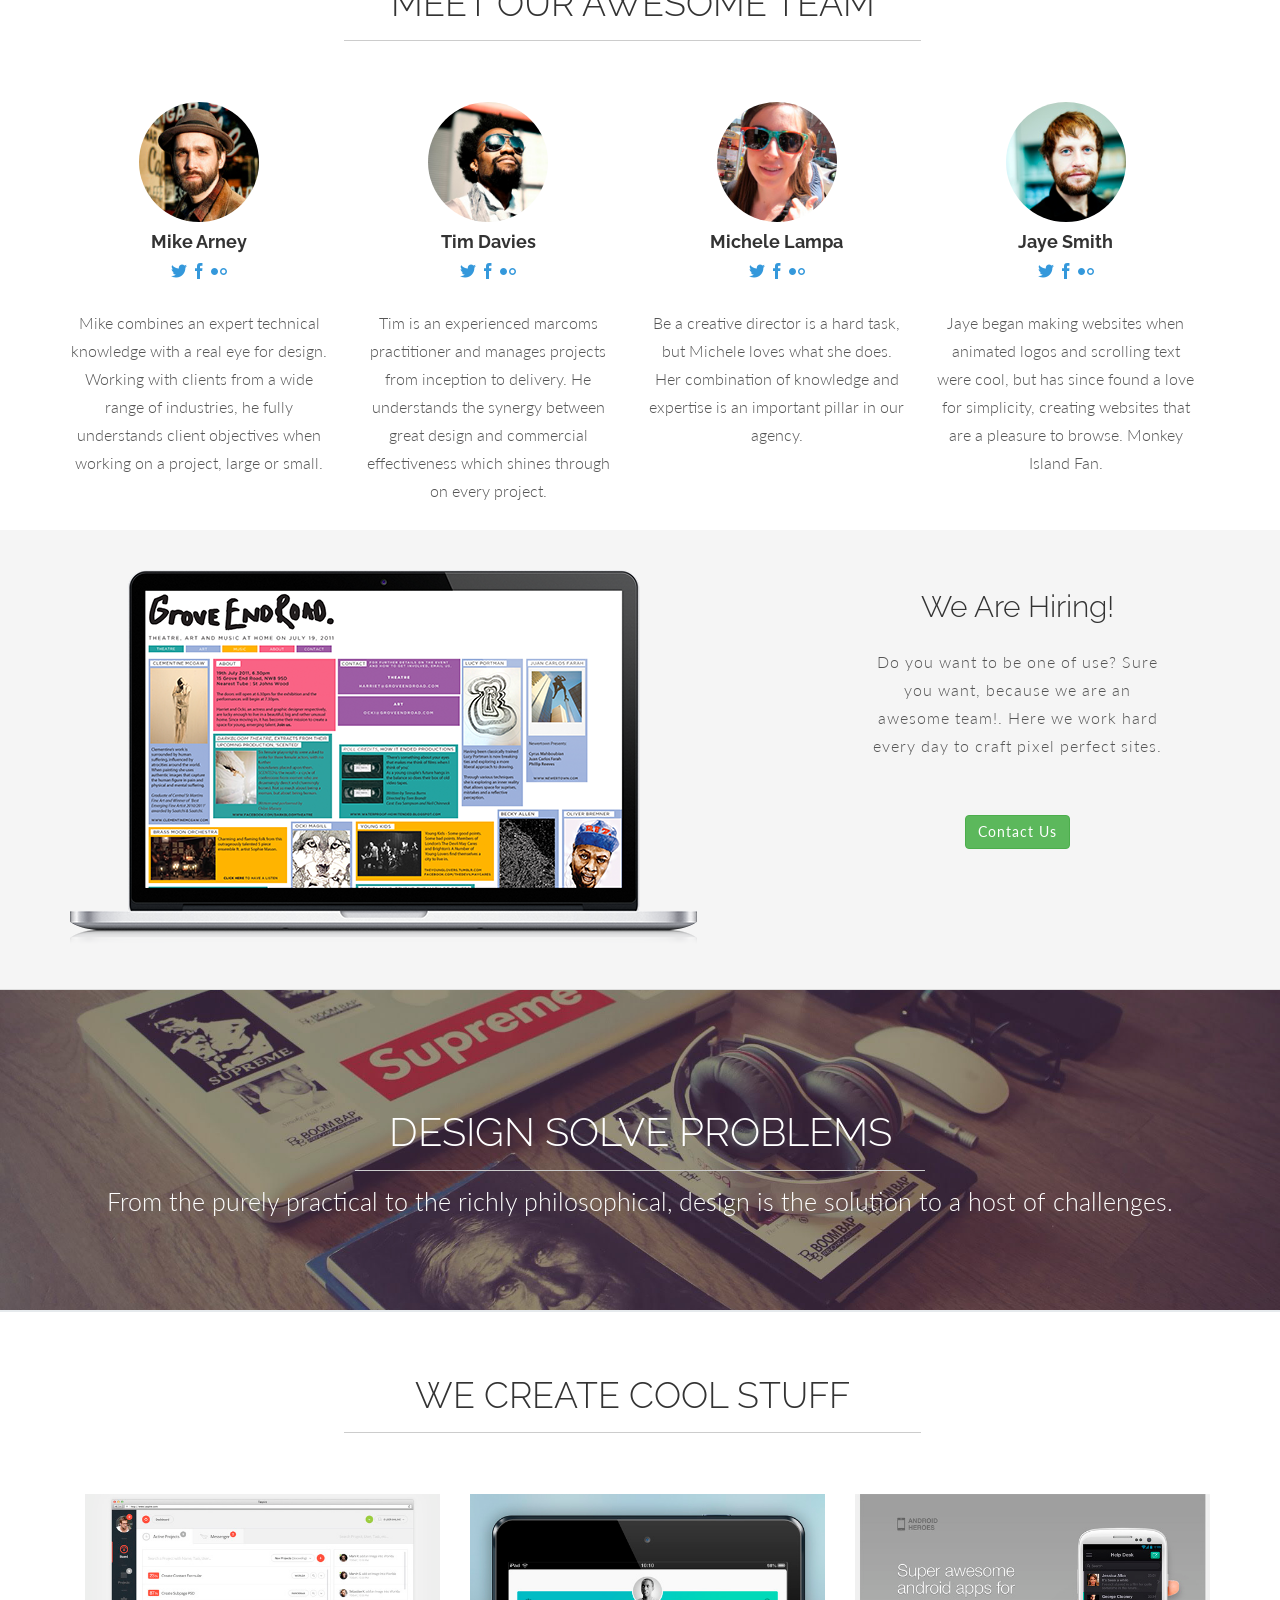
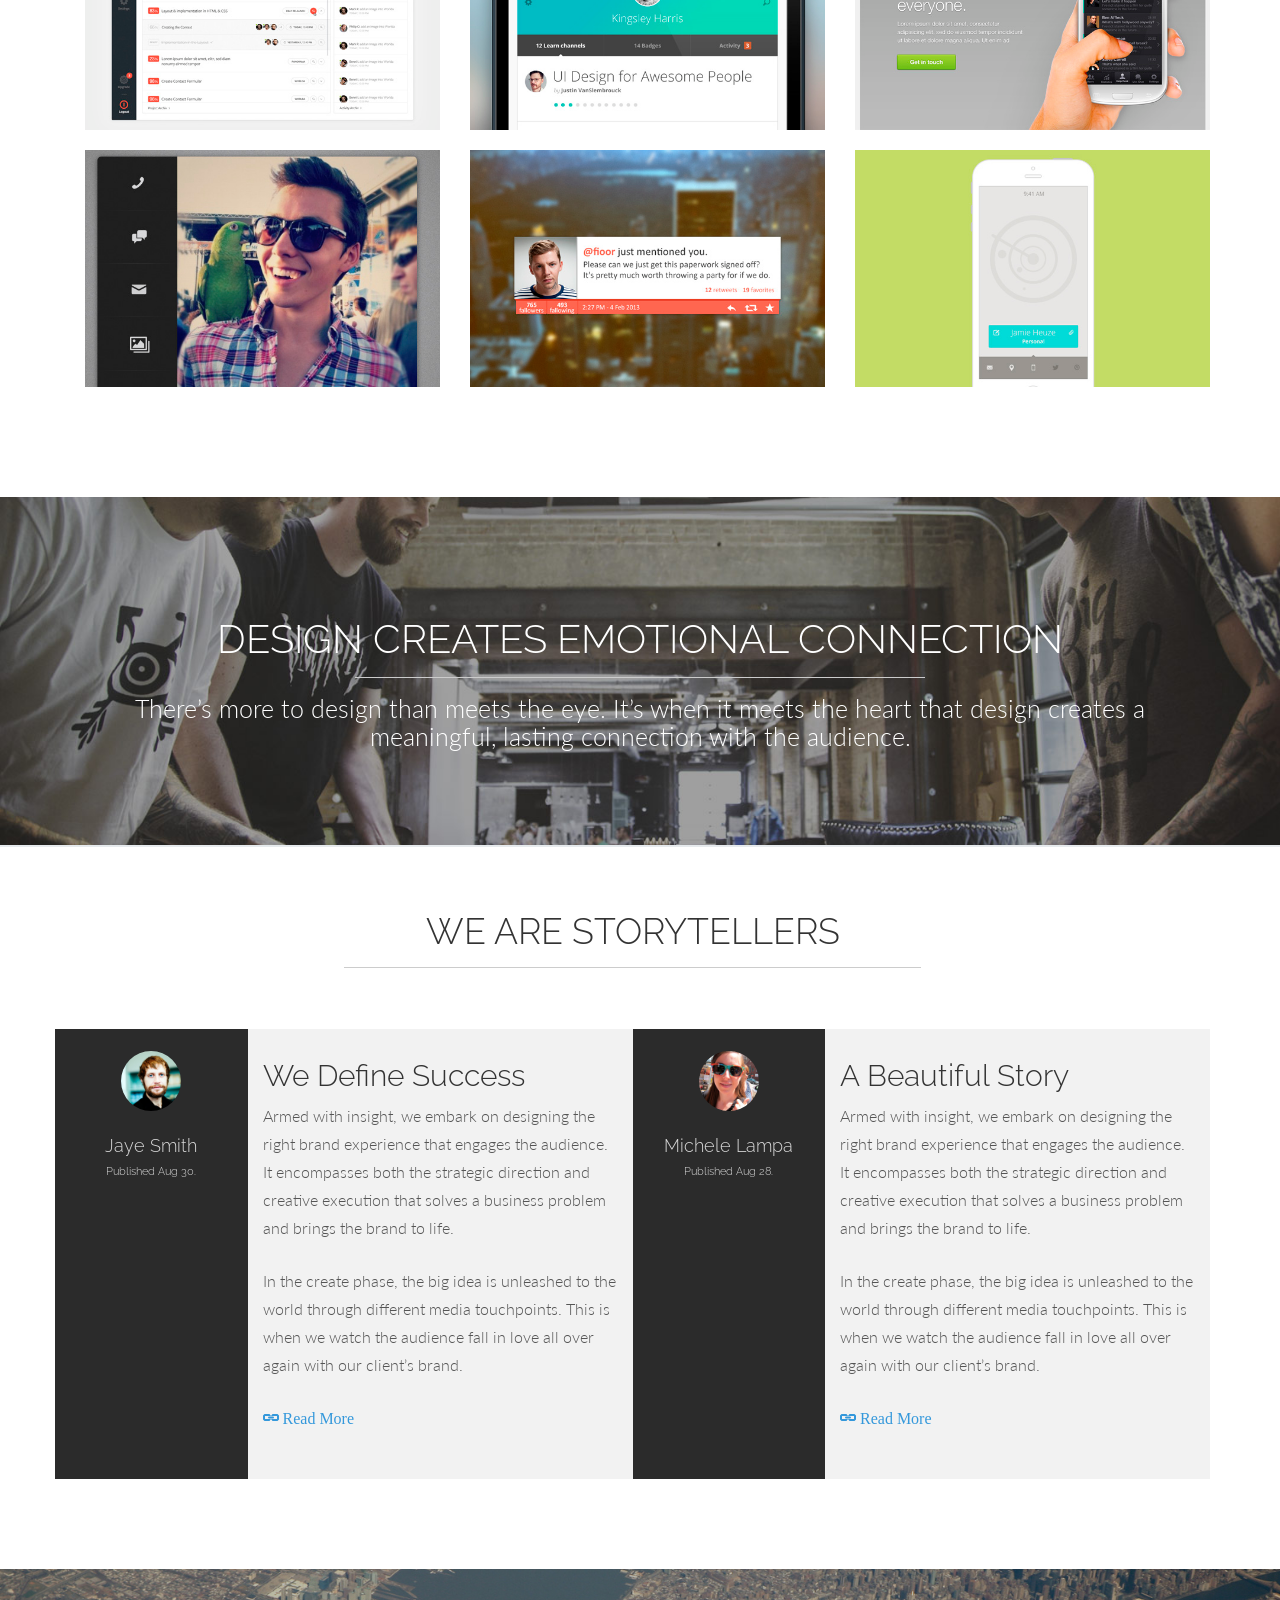
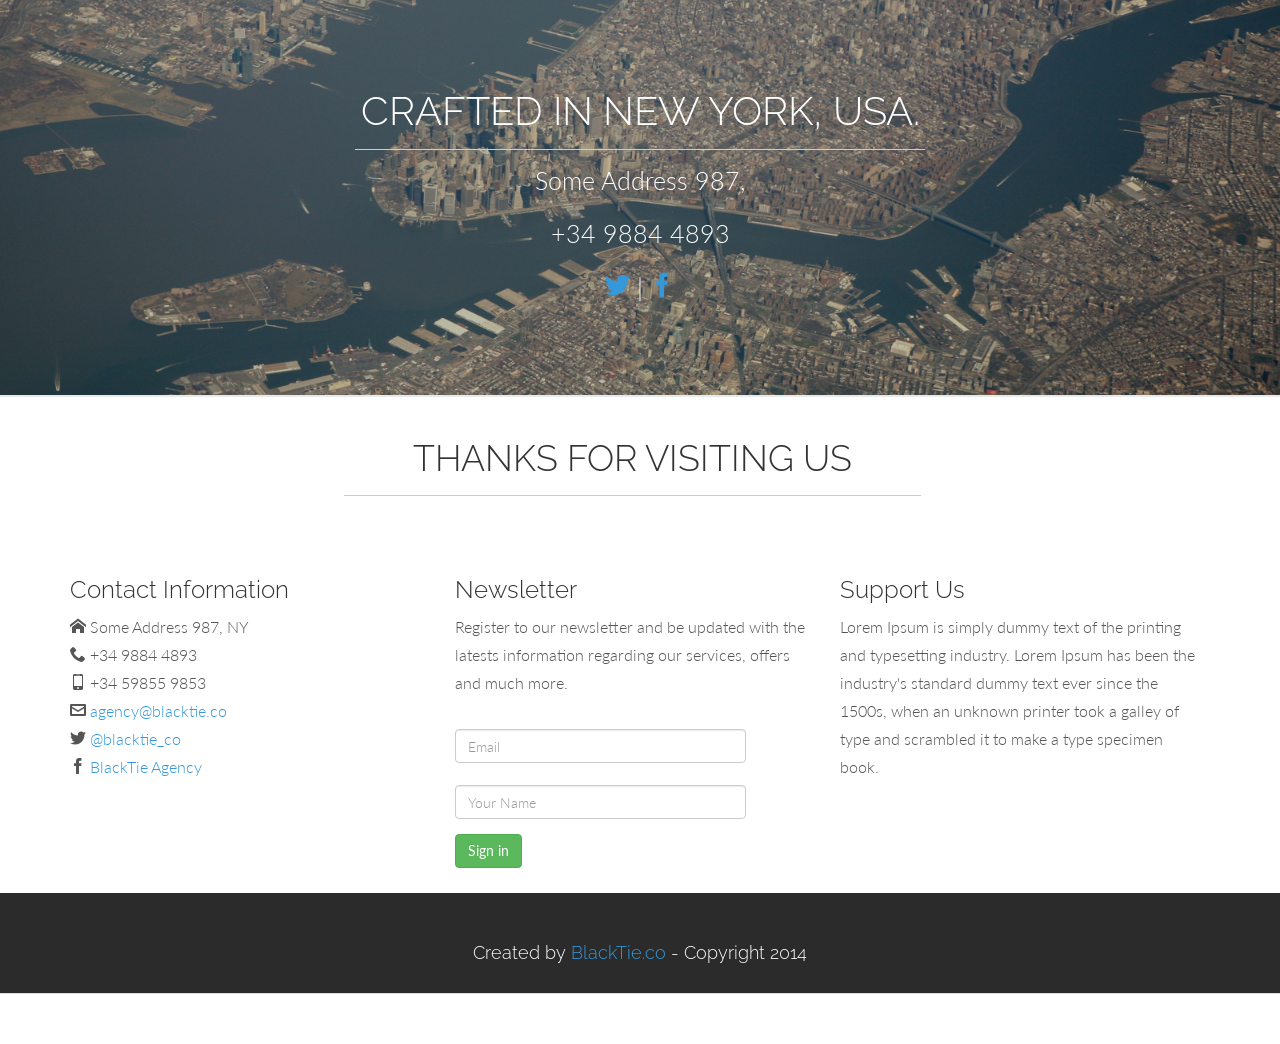
<file: old/Shield/Shield Theme/index.html>
<!DOCTYPE html>
<html lang="en">
  <head>
    <meta charset="utf-8">
    <meta name="viewport" content="width=device-width, initial-scale=1.0">
    <meta name="description" content="SHIELD - Free Bootstrap 3 Theme">
    <meta name="author" content="Carlos Alvarez - Alvarez.is - blacktie.co">
    <link rel="shortcut icon" href="assets/ico/favicon.png">

    <title> SHIELD - Free Bootstrap 3 Theme</title>

    <!-- Bootstrap core CSS -->
    <link href="assets/css/bootstrap.css" rel="stylesheet">

    <!-- Custom styles for this template -->
    <link href="assets/css/main.css" rel="stylesheet">
    <link rel="stylesheet" href="assets/css/icomoon.css">
    <link href="assets/css/animate-custom.css" rel="stylesheet">


    
    <link href='http://fonts.googleapis.com/css?family=Lato:300,400,700,300italic,400italic' rel='stylesheet' type='text/css'>
    <link href='http://fonts.googleapis.com/css?family=Raleway:400,300,700' rel='stylesheet' type='text/css'>
    
    <script src="assets/js/jquery.min.js"></script>
	<script type="text/javascript" src="assets/js/modernizr.custom.js"></script>
    
    <!-- HTML5 shim and Respond.js IE8 support of HTML5 elements and media queries -->
    <!--[if lt IE 9]>
      <script src="assets/js/html5shiv.js"></script>
      <script src="assets/js/respond.min.js"></script>
    <![endif]-->
  </head>

  <body data-spy="scroll" data-offset="0" data-target="#navbar-main">
  
  
  	<div id="navbar-main">
      <!-- Fixed navbar -->
    <div class="navbar navbar-inverse navbar-fixed-top">
      <div class="container">
        <div class="navbar-header">
          <button type="button" class="navbar-toggle" data-toggle="collapse" data-target=".navbar-collapse">
            <span class="icon icon-shield" style="font-size:30px; color:#3498db;"></span>
          </button>
          <a class="navbar-brand hidden-xs hidden-sm" href="#home"><span class="icon icon-shield" style="font-size:18px; color:#3498db;"></span></a>
        </div>
        <div class="navbar-collapse collapse">
          <ul class="nav navbar-nav">
            <li><a href="#home" class="smoothScroll">Home</a></li>
			<li> <a href="#about" class="smoothScroll"> About</a></li>
			<li> <a href="#services" class="smoothScroll"> Services</a></li>
			<li> <a href="#team" class="smoothScroll"> Team</a></li>
			<li> <a href="#portfolio" class="smoothScroll"> Portfolio</a></li>
			<li> <a href="#blog" class="smoothScroll"> Blog</a></li>
			<li> <a href="#contact" class="smoothScroll"> Contact</a></li>
        </div><!--/.nav-collapse -->
      </div>
    </div>
    </div>

  
  
		<!-- ==== HEADERWRAP ==== -->
	    <div id="headerwrap" id="home" name="home">
			<header class="clearfix">
	  		 		<h1><span class="icon icon-shield"></span></h1>
	  		 		<p>A Bootstrap 3 One Page Theme.</p>
	  		 		<p>Exclusive for BlackTie.co.</p>
	  		</header>	    
	    </div><!-- /headerwrap -->

		<!-- ==== GREYWRAP ==== -->
		<div id="greywrap">
			<div class="row">
				<div class="col-lg-4 callout">
					<span class="icon icon-stack"></span>
					<h2>Bootstrap 3</h2>
					<p>Shield Theme is powered by Bootstrap 3. The incredible Mobile First Framework is the best option to run your website. </p>
				</div><!-- col-lg-4 -->
					
				<div class="col-lg-4 callout">
					<span class="icon icon-eye"></span>
					<h2>Retina Ready</h2>
					<p>You can use this theme with your iPhone, iPad or MacBook Pro. This theme is retina ready and that is awesome. </p>
				</div><!-- col-lg-4 -->	
				
				<div class="col-lg-4 callout">
					<span class="icon icon-heart"></span>
					<h2>Crafted with Love</h2>
					<p>We don't make sites, we craft themes with love & passion. That is our most valued secret. We only do thing that we love.   </p>
				</div><!-- col-lg-4 -->	
			</div><!-- row -->
		</div><!-- greywrap -->
		
		<!-- ==== ABOUT ==== -->
		<div class="container" id="about" name="about">
			<div class="row white">
			<br>
				<h1 class="centered">A LITTLE ABOUT OUR AGENCY</h1>
				<hr>
				
				<div class="col-lg-6">
					<p>We believe ideas come from everyone, everywhere. In fact, at BlackTie, everyone within our agency walls is a designer in their own right. And there are a few principles we believe—and we believe everyone should believe—about our design craft. These truths drive us, motivate us, and ultimately help us redefine the power of design. We’re big believers in doing right by our neighbors. After all, we grew up in the Twin Cities and we believe this place has much to offer. So we do what we can to support the community we love.</p>
				</div><!-- col-lg-6 -->
				
				<div class="col-lg-6">
					<p>Over the past four years, we’ve provided more than $1 million in combined cash and pro bono support to Way to Grow, an early childhood education and nonprofit organization. Other community giving involvement throughout our agency history includes pro bono work for more than 13 organizations, direct giving, a scholarship program through the Minneapolis College of Art & Design, board memberships, and ongoing participation in the Keystone Club, which gives five percent of our company’s earnings back to the community each year.</p>
				</div><!-- col-lg-6 -->
			</div><!-- row -->
		</div><!-- container -->
		
		<!-- ==== SECTION DIVIDER1 -->
		<section class="section-divider textdivider divider1">
			<div class="container">
				<h1>DESIGN EXPAND BOUNDARIES</h1>
				<hr>
				<p>To achieve real change, we have to expand boundaries. Because the Wild West of what-could-be is unexplored but rife with opportunity.</p>
			</div><!-- container -->
		</section><!-- section -->
		
		
		<!-- ==== SERVICES ==== -->
		<div class="container" id="services" name="services">
			<br>
			<br>
			<div class="row">
				<h2 class="centered">ONE BRAND, ONE VOICE.</h2>
				<hr>
				<br>
				<div class="col-lg-offset-2 col-lg-8">
					<p>Employees and consumers. Two halves of a brand’s entirety, the whole of a brand’s audience. Sometimes these two halves have very different viewpoints, creating a weak spot in the brand story. Weakness tarnishes credibility. Brands that aren’t credible aren’t viable.
					</p>
					<p>We squash weakness by designing the whole brand story. It’s crafted around the truism held by employees and consumers to create an experience that connects from the inside out.</p>
					<p>By being true to the brand we represent, we elevate the audiences’ relationship to it. Like becomes love becomes a passion. Passion becomes advocacy. And we see the brand blossom from within, creating a whole story the audience embraces. That’s when the brand can truly flex its muscles.</p>
				</div><!-- col-lg -->
			</div><!-- row -->
			
			<div class="row">
				<h2 class="centered">MOBILE FIRST THINKING, ALWAYS.</h2>
				<hr>
				<br>
				<div class="col-lg-offset-2 col-lg-8">
					<img class="img-responsive" src="assets/img/iphone.png" alt="">
				</div><!-- col -->
			</div><!-- row -->
		</div><!-- container -->
  		

		<!-- ==== SECTION DIVIDER2 -->
		<section class="section-divider textdivider divider2">
			<div class="container">
				<h1>DESIGN IS AN INTERACTION</h1>
				<hr>
				<p>To develop a deeper and more meaningful connection with consumers, we believe design must invite them to take part in the conversation.</p>
			</div><!-- container -->
		</section><!-- section -->

		<!-- ==== TEAM MEMBERS ==== -->
		<div class="container" id="team" name="team">
		<br>
			<div class="row white centered">
				<h1 class="centered">MEET OUR AWESOME TEAM</h1>
				<hr>
				<br>
				<br>
				<div class="col-lg-3 centered">
					<img class="img img-circle" src="assets/img/team/team01.jpg" height="120px" width="120px" alt="">
					<br>
					<h4><b>Mike Arney</b></h4>
					<a href="#" class="icon icon-twitter"></a>
					<a href="#" class="icon icon-facebook"></a>
					<a href="#" class="icon icon-flickr"></a>
					<p>Mike combines an expert technical knowledge with a real eye for design. Working with clients from a wide range of industries, he fully understands client objectives when working on a project, large or small.</p>
				</div><!-- col-lg-3 -->
				
				<div class="col-lg-3 centered">
					<img class="img img-circle" src="assets/img/team/team02.jpg" height="120px" width="120px" alt="">
					<br>
					<h4><b>Tim Davies</b></h4>
					<a href="#" class="icon icon-twitter"></a>
					<a href="#" class="icon icon-facebook"></a>
					<a href="#" class="icon icon-flickr"></a>
					<p>Tim is an experienced marcoms practitioner and manages projects from inception to delivery. He understands the synergy between great design and commercial effectiveness which shines through on every project.</p>
				</div><!-- col-lg-3 -->
				
				<div class="col-lg-3 centered">
					<img class="img img-circle" src="assets/img/team/team03.jpg" height="120px" width="120px" alt="">
					<br>
					<h4><b>Michele Lampa</b></h4>
					<a href="#" class="icon icon-twitter"></a>
					<a href="#" class="icon icon-facebook"></a>
					<a href="#" class="icon icon-flickr"></a>
					<p>Be a creative director is a hard task, but Michele loves what she does. Her combination of knowledge and expertise is an important pillar in our agency.</p>
				</div><!-- col-lg-3 -->
				
				<div class="col-lg-3 centered">
					<img class="img img-circle" src="assets/img/team/team04.jpg" height="120px" width="120px" alt="">
					<br>
					<h4><b>Jaye Smith</b></h4>
					<a href="#" class="icon icon-twitter"></a>
					<a href="#" class="icon icon-facebook"></a>
					<a href="#" class="icon icon-flickr"></a>
					<p>Jaye began making websites when animated logos and scrolling text were cool, but has since found a love for simplicity, creating websites that are a pleasure to browse. Monkey Island Fan.</p>
				</div><!-- col-lg-3 -->
				
			</div><!-- row -->
		</div><!-- container -->

		<!-- ==== GREYWRAP ==== -->
		<div id="greywrap">
			<div class="container">
				<div class="row">
					<div class="col-lg-8 centered">
						<img class="img-responsive" src="assets/img/macbook.png" align="">
					</div>
					<div class="col-lg-4">
						<h2>We Are Hiring!</h2>
						<p>Do you want to be one of use? Sure you want, because we are an awesome team!. Here we work hard every day to craft pixel perfect sites.</p>
						<p><a class="btn btn-success">Contact Us</a></p>
					</div>					
				</div><!-- row -->
			</div>
			<br>
			<br>
		</div><!-- greywrap -->
		
		<!-- ==== SECTION DIVIDER3 -->
		<section class="section-divider textdivider divider3">
			<div class="container">
				<h1>DESIGN SOLVE PROBLEMS</h1>
				<hr>
				<p>From the purely practical to the richly philosophical, design is the solution to a host of challenges.</p>
			</div><!-- container -->
		</section><!-- section -->
		
		<!-- ==== PORTFOLIO ==== -->
		<div class="container" id="portfolio" name="portfolio">
		<br>
			<div class="row">
				<br>
				<h1 class="centered">WE CREATE COOL STUFF</h1>
				<hr>
				<br>
				<br>
			</div><!-- /row -->
			<div class="container">
			<div class="row">	
			
				<!-- PORTFOLIO IMAGE 1 -->
				<div class="col-md-4 ">
			    	<div class="grid mask">
						<figure>
							<img class="img-responsive" src="assets/img/portfolio/folio01.jpg" alt="">
							<figcaption>
								<h5>DASHBOARD</h5>
								<a data-toggle="modal" href="#myModal" class="btn btn-primary btn-lg">Take a Look</a>
							</figcaption><!-- /figcaption -->
						</figure><!-- /figure -->
			    	</div><!-- /grid-mask -->
				</div><!-- /col -->
				
				
						 <!-- MODAL SHOW THE PORTFOLIO IMAGE. In this demo, all links point to this modal. You should create
						      a modal for each of your projects. -->
						      
						  <div class="modal fade" id="myModal" tabindex="-1" role="dialog" aria-labelledby="myModalLabel" aria-hidden="true">
						    <div class="modal-dialog">
						      <div class="modal-content">
						        <div class="modal-header">
						          <button type="button" class="close" data-dismiss="modal" aria-hidden="true">&times;</button>
						          <h4 class="modal-title">Project Title</h4>
						        </div>
						        <div class="modal-body">
						          <p><img class="img-responsive" src="assets/img/portfolio/folio01.jpg" alt=""></p>
						          <p>This project was crafted for Some Name corp. Detail here a little about your job requirements and the tools used. Tell about the challenges faced and what you and your team did to solve it.</p>
						          <p><b><a href="#">Visit Site</a></b></p>
						        </div>
						        <div class="modal-footer">
						          <button type="button" class="btn btn-default" data-dismiss="modal">Close</button>
						        </div>
						      </div><!-- /.modal-content -->
						    </div><!-- /.modal-dialog -->
						  </div><!-- /.modal -->
				
				
				<!-- PORTFOLIO IMAGE 2 -->
				<div class="col-md-4">
			    	<div class="grid mask">
						<figure>
							<img class="img-responsive" src="assets/img/portfolio/folio02.jpg" alt="">
							<figcaption>
								<h5>UI DESIGN</h5>
								<a data-toggle="modal" href="#myModal" class="btn btn-primary btn-lg">Take a Look</a>
							</figcaption><!-- /figcaption -->
						</figure><!-- /figure -->
			    	</div><!-- /grid-mask -->
				</div><!-- /col -->
				
				<!-- PORTFOLIO IMAGE 3 -->
				<div class="col-md-4">
			    	<div class="grid mask">
						<figure>
							<img class="img-responsive" src="assets/img/portfolio/folio03.jpg" alt="">
							<figcaption>
								<h5>ANDROID PAGE</h5>
								<a data-toggle="modal" href="#myModal" class="btn btn-primary btn-lg">Take a Look</a>
							</figcaption><!-- /figcaption -->
						</figure><!-- /figure -->
			    	</div><!-- /grid-mask -->
				</div><!-- /col -->
			</div><!-- /row -->

				<!-- PORTFOLIO IMAGE 4 -->
			<div class="row">	
				<div class="col-md-4 ">
			    	<div class="grid mask">
						<figure>
							<img class="img-responsive" src="assets/img/portfolio/folio04.jpg" alt="">
							<figcaption>
								<h5>PROFILE</h5>
								<a data-toggle="modal" href="#myModal" class="btn btn-primary btn-lg">Take a Look</a>
							</figcaption><!-- /figcaption -->
						</figure><!-- /figure -->
			    	</div><!-- /grid-mask -->
				</div><!-- /col -->
				
				<!-- PORTFOLIO IMAGE 5 -->
				<div class="col-md-4">
			    	<div class="grid mask">
						<figure>
							<img class="img-responsive" src="assets/img/portfolio/folio05.jpg" alt="">
							<figcaption>
								<h5>TWITTER STATUS</h5>
								<a data-toggle="modal" href="#myModal" class="btn btn-primary btn-lg">Take a Look</a>
							</figcaption><!-- /figcaption -->
						</figure><!-- /figure -->
			    	</div><!-- /grid-mask -->
				</div><!-- /col -->
				
				<!-- PORTFOLIO IMAGE 6 -->
				<div class="col-md-4">
			    	<div class="grid mask">
						<figure>
							<img class="img-responsive" src="assets/img/portfolio/folio06.jpg" alt="">
							<figcaption>
								<h5>PHONE MOCKUP</h5>
								<a data-toggle="modal" href="#myModal" class="btn btn-primary btn-lg">Take a Look</a>
							</figcaption><!-- /figcaption -->
						</figure><!-- /figure -->
			    	</div><!-- /grid-mask -->
				</div><!-- /col -->
			</div><!-- /row -->
			<br>
			<br>
		</div><!-- /row -->
	</div><!-- /container -->

		<!-- ==== SECTION DIVIDER4 ==== -->
		<section class="section-divider textdivider divider4">
			<div class="container">
				<h1>DESIGN CREATES EMOTIONAL CONNECTION</h1>
				<hr>
				<p>There’s more to design than meets the eye. It’s when it meets the heart that design creates a meaningful, lasting connection with the audience.</p>
			</div><!-- container -->
		</section><!-- section -->
		
		<!-- ==== BLOG ==== -->
		<div class="container" id="blog" name="blog">
		<br>
			<div class="row">
				<br>
				<h1 class="centered">WE ARE STORYTELLERS</h1>
				<hr>
				<br>
				<br>
			</div><!-- /row -->
			
			<div class="row">
				<div class="col-lg-6 blog-bg">
					<div class="col-lg-4 centered">
					<br>
						<p><img class="img img-circle" src="assets/img/team/team04.jpg" width="60px" height="60px"></p>
						<h4>Jaye Smith</h4>
						<h5>Published Aug 30.</h5>
					</div>
					<div class="col-lg-8 blog-content">
						<h2>We Define Success</h2>
						<p>Armed with insight, we embark on designing the right brand experience that engages the audience. It encompasses both the strategic direction and creative execution that solves a business problem and brings the brand to life.</p>
						<p>In the create phase, the big idea is unleashed to the world through different media touchpoints. This is when we watch the audience fall in love all over again with our client’s brand.</p>
						<p><a href="#" class="icon icon-link"> Read More</a></p>
						<br>
					</div>
				</div><!-- /col -->
				
				<div class="col-lg-6 blog-bg">
					<div class="col-lg-4 centered">
					<br>
						<p><img class="img img-circle" src="assets/img/team/team03.jpg" width="60px" height="60px"></p>
						<h4>Michele Lampa</h4>
						<h5>Published Aug 28.</h5>
					</div>
					<div class="col-lg-8 blog-content">
						<h2>A Beautiful Story</h2>
						<p>Armed with insight, we embark on designing the right brand experience that engages the audience. It encompasses both the strategic direction and creative execution that solves a business problem and brings the brand to life.</p>
						<p>In the create phase, the big idea is unleashed to the world through different media touchpoints. This is when we watch the audience fall in love all over again with our client’s brand.</p>
						<p><a href="#" class="icon icon-link"> Read More</a></p>
						<br>
					</div>
				</div><!-- /col -->
			</div><!-- /row -->
			<br>
			<br>
		</div><!-- /container -->

		
		<!-- ==== SECTION DIVIDER6 ==== -->
		<section class="section-divider textdivider divider6">
			<div class="container">
				<h1>CRAFTED IN NEW YORK, USA.</h1>
				<hr>
				<p>Some Address 987,</p>
				<p>+34 9884 4893</p>
				<p><a class="icon icon-twitter" href="#"></a> | <a class="icon icon-facebook" href="#"></a></p>
			</div><!-- container -->
		</section><!-- section -->
		
		<div class="container" id="contact" name="contact">
			<div class="row">
			<br>
				<h1 class="centered">THANKS FOR VISITING US</h1>
				<hr>
				<br>
				<br>
				<div class="col-lg-4">
					<h3>Contact Information</h3>
					<p><span class="icon icon-home"></span> Some Address 987, NY<br/>
						<span class="icon icon-phone"></span> +34 9884 4893 <br/>
						<span class="icon icon-mobile"></span> +34 59855 9853 <br/>
						<span class="icon icon-envelop"></span> <a href="#"> agency@blacktie.co</a> <br/>
						<span class="icon icon-twitter"></span> <a href="#"> @blacktie_co </a> <br/>
						<span class="icon icon-facebook"></span> <a href="#"> BlackTie Agency </a> <br/>
					</p>
				</div><!-- col -->
				
				<div class="col-lg-4">
					<h3>Newsletter</h3>
					<p>Register to our newsletter and be updated with the latests information regarding our services, offers and much more.</p>
					<p>
						<form class="form-horizontal" role="form">
						  <div class="form-group">
						    <label for="inputEmail1" class="col-lg-4 control-label"></label>
						    <div class="col-lg-10">
						      <input type="email" class="form-control" id="inputEmail1" placeholder="Email">
						    </div>
						  </div>
						  <div class="form-group">
						    <label for="text1" class="col-lg-4 control-label"></label>
						    <div class="col-lg-10">
						      <input type="text" class="form-control" id="text1" placeholder="Your Name">
						    </div>
						  </div>
						  <div class="form-group">
						    <div class="col-lg-10">
						      <button type="submit" class="btn btn-success">Sign in</button>
						    </div>
						  </div>
					   </form><!-- form -->
					</p>
				</div><!-- col -->
				
				<div class="col-lg-4">
					<h3>Support Us</h3>
					<p>Lorem Ipsum is simply dummy text of the printing and typesetting industry. Lorem Ipsum has been the industry's standard dummy text ever since the 1500s, when an unknown printer took a galley of type and scrambled it to make a type specimen book.</p>
				</div><!-- col -->

			</div><!-- row -->
		
		</div><!-- container -->

		<div id="footerwrap">
			<div class="container">
				<h4>Created by <a href="http://blacktie.co">BlackTie.co</a> - Copyright 2014</h4>
			</div>
		</div>

    <!-- Bootstrap core JavaScript
    ================================================== -->
    <!-- Placed at the end of the document so the pages load faster -->
		

	<script type="text/javascript" src="assets/js/bootstrap.min.js"></script>
	<script type="text/javascript" src="assets/js/retina.js"></script>
	<script type="text/javascript" src="assets/js/jquery.easing.1.3.js"></script>
    <script type="text/javascript" src="assets/js/smoothscroll.js"></script>
	<script type="text/javascript" src="assets/js/jquery-func.js"></script>
  </body>
</html>
</file>
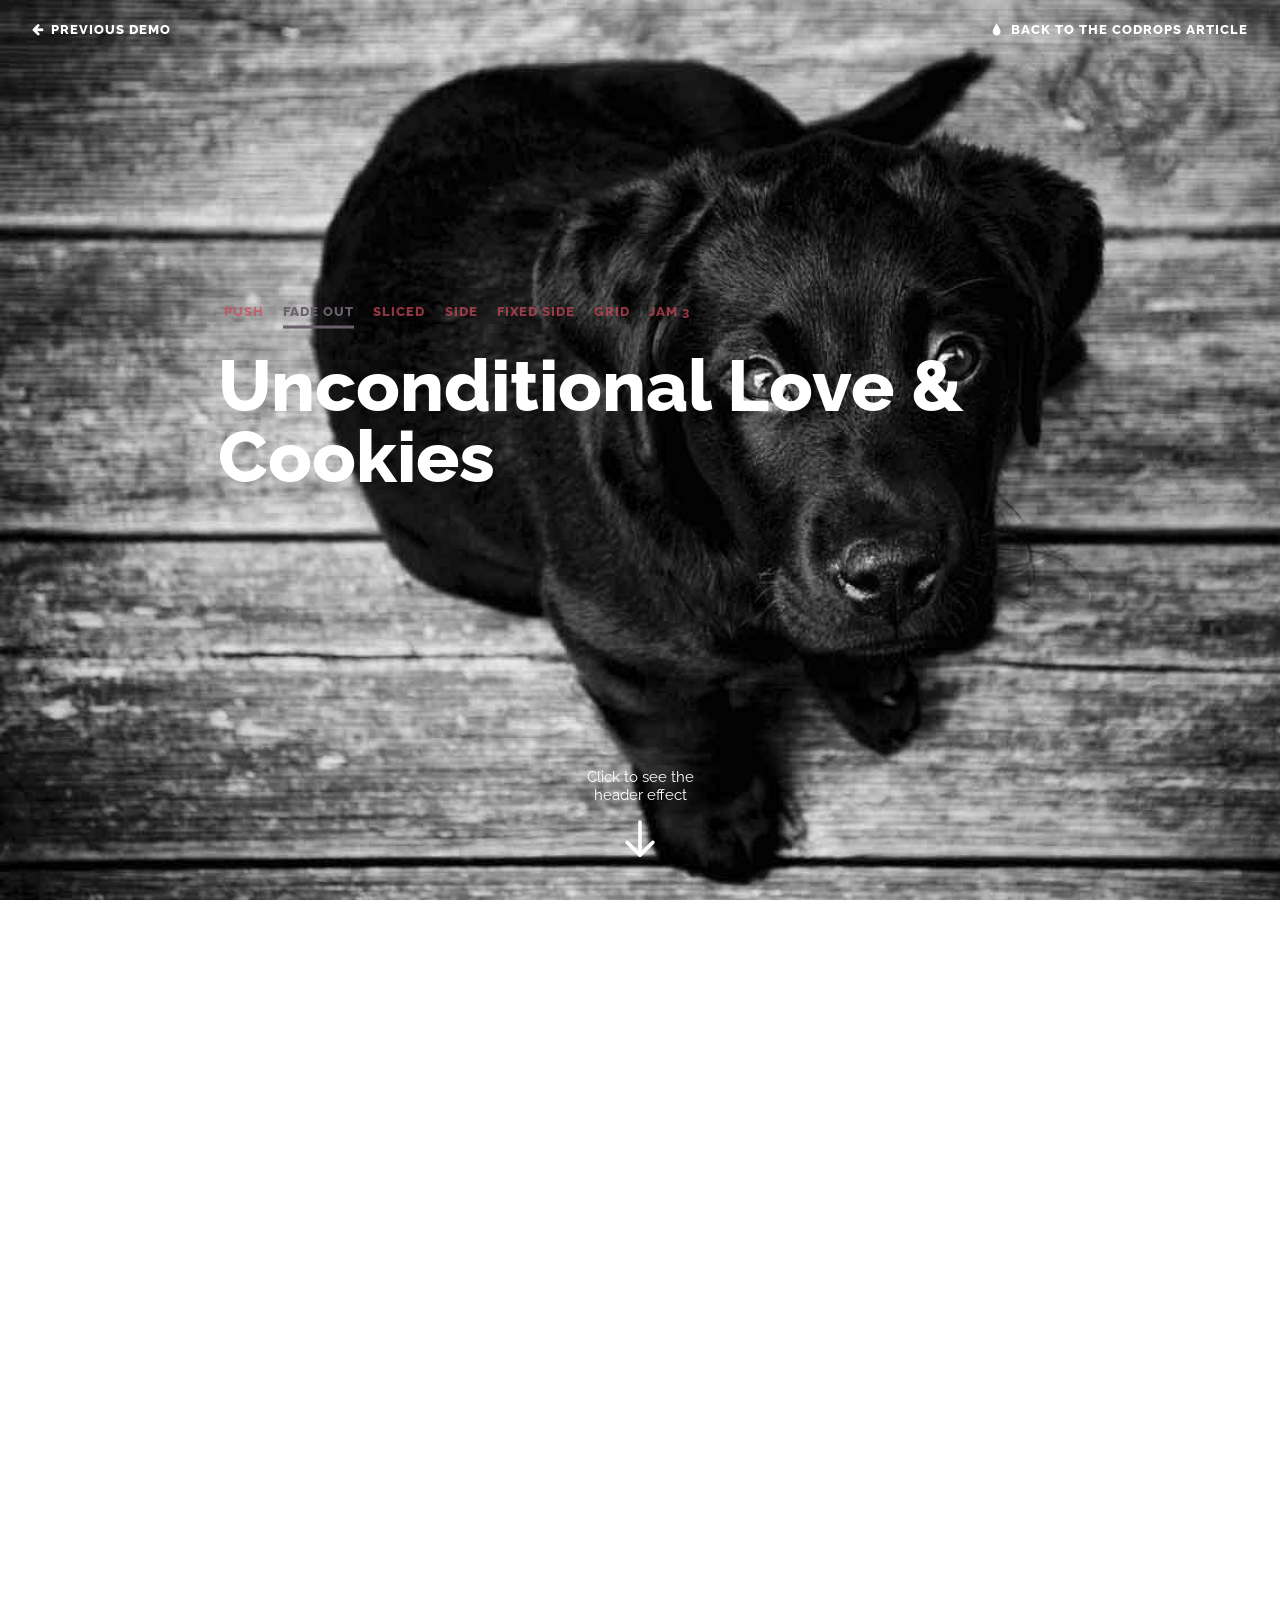
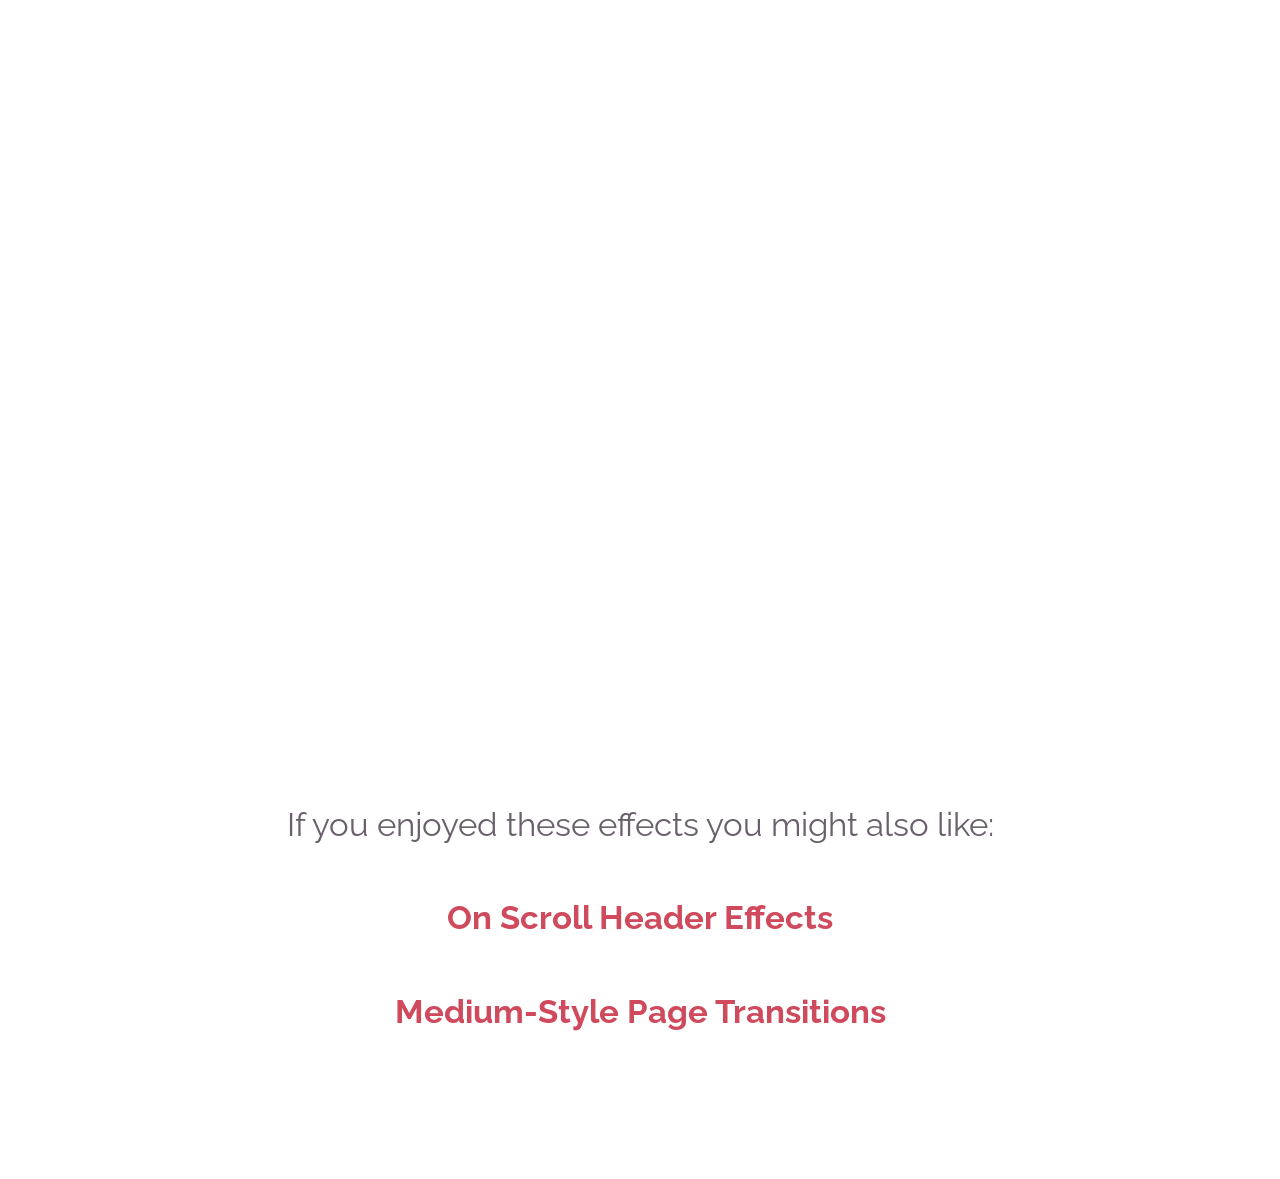
<file: old/Intro/index2.html>
<!DOCTYPE html>
<html lang="en" class="no-js">
	<head>
		<meta charset="UTF-8" />
		<meta http-equiv="X-UA-Compatible" content="IE=edge"> 
		<meta name="viewport" content="width=device-width, initial-scale=1"> 
		<title>Inspiration for Article Intro Effects | Demo 2</title>
		<meta name="description" content="Inspiration for Article Intro Effects" />
		<meta name="keywords" content="title, header, effect, scroll, inspiration, medium, web design" />
		<meta name="author" content="Codrops" />
		<link rel="shortcut icon" href="../favicon.ico">
		<link rel="stylesheet" type="text/css" href="css/normalize.css" />
		<link rel="stylesheet" type="text/css" href="css/demo.css" />
		<link rel="stylesheet" type="text/css" href="css/component.css" />
		<!--[if IE]>
  		<script src="http://html5shiv.googlecode.com/svn/trunk/html5.js"></script>
		<![endif]-->
	</head>
	<body class="demo-2">
		<div id="container" class="container intro-effect-fadeout">
			<!-- Top Navigation -->
			<div class="codrops-top clearfix">
				<a class="codrops-icon codrops-icon-prev" href="http://tympanus.net/Tutorials/SamsungGrid/"><span>Previous Demo</span></a>
				<span class="right"><a class="codrops-icon codrops-icon-drop" href="http://tympanus.net/codrops/?p=19119"><span>Back to the Codrops Article</span></a></span>
			</div>
			<header class="header">
				<div class="bg-img"><img src="img/2.jpg" alt="Background Image" /></div>
				<div class="title">
					<nav class="codrops-demos">
						<a href="index.html">Push</a>
						<a class="current-demo" href="index2.html">Fade Out</a>
						<a href="index3.html">Sliced</a>
						<a href="index4.html">Side</a>
						<a href="index5.html">Fixed Side</a>
						<a href="index6.html">Grid</a>
						<a href="index7.html">Jam 3</a>
					</nav>
					<h1>Unconditional Love &amp; Cookies</h1>
					<p class="subline">Inspiration for Article Intro Effects</p>
					<p>by <strong>Mark Satorini</strong> &#8212; Posted in <strong>Animals</strong> on <strong>May 21, 2014</strong></p>
				</div>
			</header>
			<button class="trigger" data-info="Click to see the header effect"><span>Trigger</span></button>
			<article class="content">
				<div>
					<p>We may define a food to be any substance which will repair the functional waste of the body, increase its growth, or maintain the heat, muscular, and nervous energy. </p>
					<p>In its most comprehensive sense, the oxygen of the air is a food; as although it is admitted by the lungs, it passes into the blood, and there re-acts upon the other food which has passed through the stomach. It is usual, however, to restrict the term food to such nutriment as enters the body by the intestinal canal. Water is often spoken of as being distinct from food, but for this there is no sufficient reason.</p>
					<p>Many popular writers have divided foods into flesh-formers, heat-givers, and bone-formers. Although attractive from its simplicity, this classification will not bear criticism. Flesh-formers are also heat-givers. Only a portion of the mineral matter goes to form bone.</p>
					<p>These last are not strictly foods, if we keep to the definition already given; but they are consumed with the true foods or nutrients, comprised in the other two classes, and cannot well be excluded from consideration.</p>
					<p>Water forms an essential part of all the tissues of the body. It is the solvent and carrier of other substances.</p>
					<p>Mineral Matter or Salts, is left as an ash when food is thoroughly burnt. The most important salts are calcium phosphate, carbonate and fluoride, sodium chloride, potassium phosphate and chloride, and compounds of magnesium, iron and silicon.</p>
					<h3>Flesh-formers, heat-givers, and bone-formers</h3>
					<p>Mineral matter is quite as necessary for plant as for animal life, and is therefore present in all food, except in the case of some highly-prepared ones, such as sugar, starch and oil. Children require a good proportion of calcium phosphate for the growth of their bones, whilst adults require less. The outer part of the grain of cereals is the richest in mineral constituents, white flour and rice are deficient. Wheatmeal and oatmeal are especially recommended for the quantity of phosphates and other salts contained in them. Mineral matter is necessary not only for the bones but for every tissue of the body.</p>
					<p>When haricots are cooked, the liquid is often thrown away, and the beans served nearly dry, or with parsley or other sauce. Not only is the food less tasty but important saline constituents are lost. The author has made the following experiments:—German whole lentils, Egyptian split red lentils and medium haricot beans were soaked all night (16 hours) in just sufficient cold water to keep them covered. The water was poured off and evaporated, the residue heated in the steam-oven to perfect dryness and weighed. After pouring off the water, the haricots were boiled in more water until thoroughly cooked, the liquid being kept as low as possible. The liquid was poured off as clear as possible, from the haricots, evaporated and dried. The ash was taken in each case, and the alkalinity of the water-soluble ash was calculated as potash (K2O). The quantity of water which could be poured off was with the German lentils, half as much more than the original weight of the pulse; not quite as much could be poured off the others.</p>
					<h3>Soaking in cold water</h3>
					<p>The loss on soaking in cold water, unless the water is preserved, is seen to be considerable. The split lentils, having had the protecting skin removed, lose most. In every case the ash contained a good deal of phosphate and lime. Potatoes are rich in important potash salts; by boiling a large quantity is lost, by steaming less and by baking in the skins, scarcely any. The flavour is also much better after baking.</p>
					<p>The usual addition of common salt (sodium-chloride) to boiled potatoes is no proper substitute for the loss of their natural saline constituents. Natural and properly cooked foods are so rich in sodium chloride and other salts that the addition of common salt is unnecessary. An excess of the latter excites thirst and spoils the natural flavour of the food. It is the custom, especially in restaurants, to add a large quantity of salt to pulse, savoury food, potatoes and soups. Bakers' brown bread is usually very salt, and sometimes white is also. In some persons much salt causes irritation of the skin, and the writer has knowledge of the salt food of vegetarian restaurants causing or increasing dandruff. As a rule, fondness for salt is an acquired taste, and after its discontinuance for a time, food thus flavoured becomes unpalatable.</p>
					<p>Organic Compounds are formed by living organisms (a few can also be produced by chemical means). They are entirely decomposed by combustion.</p>
					<h3>Carbon compounds or heat-producers</h3>
					<p>The Non-Nitrogenous Organic Compounds are commonly called carbon compounds or heat-producers, but these terms are also descriptive of the nitrogenous compounds. These contain carbon, hydrogen and oxygen only, and furnish by their oxidation or combustion in the body the necessary heat, muscular and nervous energy. The final product of their combustion is water and carbon dioxide (carbonic acid gas).</p>
					<p>The Carbohydrates comprise starch, sugar, gum, mucilage, pectose, glycogen, &amp;c.; cellulose and woody fibre are carbohydrates, but are little capable of digestion. They contain hydrogen and oxygen in the proportion to form water, the carbon alone being available to produce heat by combustion. Starch is the most widely distributed food. It is insoluble in water, but when cooked is readily digested and absorbed by the body. Starch is readily converted into sugar, whether in plants or animals, during digestion. There are many kinds of sugar, such as grape, cane and milk sugars.</p>
					<p>The Oils and Fats consist of the same elements as the carbohydrates, but the hydrogen is in larger quantity than is necessary to form water, and this surplus is available for the production of energy. During their combustion in the body they produce nearly two-and-a-quarter times (4 : 8.9 = 2.225) as much heat as the carbohydrates; but if eaten in more than small quantities, they are not easily digested, a portion passing away by the intestines. The fat in the body is not solely dependent upon the quantity consumed as food, as an animal may become quite fat on food containing none. A moderate quantity favours digestion and the bodily health. In cold weather more should be taken. In the Arctic regions the Esquimaux consume enormous quantities. Nuts are generally rich in oil. Oatmeal contains more than any of the other cereals (27 analyses gave from 8 to 12.3 per cent.)</p>
					<h3>From acid and rancidity</h3>
					<p>The most esteemed and dearest oil is Almond. What is called Peach-kernel oil (Oleum Amygdalæ Persicæ), but which in commerce includes the oil obtained from plum and apricot stones, is almost as tasteless and useful, whilst it is considerably cheaper. It is a very agreeable and useful food. It is often added to, as an adulterant, or substituted for the true Almond oil. The best qualities of Olive oil are much esteemed, though they are not as agreeable to English taste as the oil previously mentioned. The best qualities are termed Virgin, Extra Sublime and Sublime. Any that has been exposed for more than a short time to the light and heat of a shop window should be rejected, as the flavour is affected. It should be kept in a cool place. Not only does it vary much in freedom from acid and rancidity, but is frequently adulterated. Two other cheaper oils deserve mention. The "cold-drawn" Arachis oil (pea-nut or earth-nut oil) has a pleasant flavour, resembling that of kidney beans. The "cold-drawn" Sesamé oil has an agreeable taste, and is considered equal to Olive oil for edible purposes. The best qualities are rather difficult to obtain; those usually sold being much inferior to Peach-kernel and Olive oils. Cotton-seed oil is the cheapest of the edible ones. Salad oil, not sold under any descriptive name, is usually refined Cotton-seed oil, with perhaps a little Olive oil to impart a richer flavour.</p>
					<p>The solid fats sold as butter and lard substitutes, consist of deodorised cocoanut oil, and they are excellent for cooking purposes. It is claimed that biscuits, &amp;c., made from them may be kept for a much longer period, without showing any trace of rancidity, than if butter or lard had been used. They are also to be had agreeably flavoured by admixture with almond, walnut, &amp;c., "cream."</p>

					<p>The better quality oils are quite as wholesome as the best fresh butter, and better than most butter as sold. Bread can be dipped into the oil, or a little solid vegetable fat spread on it. The author prefers to pour a little Peach-kernel oil upon some ground walnut kernels (or other ground nuts in themselves rich in oil), mix with a knife to a suitable consistency and spread upon the bread. Pine-kernels are very oily, and can be used in pastry in the place of butter or lard.</p>

					<p>Whenever oils are mentioned, without a prefix, the fixed or fatty oils are always understood. The volatile or essential oils are a distinct class. Occasionally, the fixed oils are called hydrocarbons, but hydrocarbon oils are quite different and consist of carbon and hydrogen alone. Of these, petroleum is incapable of digestion, whilst others are poisonous.</p>

					<p>Vegetable Acids are composed of the same three elements and undergo combustion into the same compounds as the carbohydrates. They rouse the appetite, stimulate digestion, and finally form carbonates in combination with the alkalies, thus increasing the alkalinity of the blood. The chief vegetable acids are: malic acid, in the apple, pear, cherry, &amp;c.; citric acid, in the lemon, lime, orange, gooseberry, cranberry, strawberry, raspberry, &amp;c.; tartaric acid, in the grape, pineapple, &amp;c.</p>

					<p>Some place these under Class III. or food adjuncts. Oxalic acid (except when in the insoluble state of calcium oxalate), and several other acids are poisonous.</p>

					<h3>The essential part of every living cell</h3>
					<p>Proteids or Albuminoids are frequently termed flesh-formers. They are composed of nitrogen, carbon, hydrogen, oxygen, and a small quantity of sulphur, and are extremely complex bodies. Their chief function is to form flesh in the body; but without previously forming it, they may be transformed into fat or merely give rise to heat. They form the essential part of every living cell.</p>

					<p>Proteids are excreted from the body as water, carbon dioxide, urea, uric acid, sulphates, &amp;c.</p>

					The principal proteids of animal origin have their corresponding proteids in the vegetable kingdom. Some kinds, whether of animal or vegetable origin, are more easily digested than others. They have the same physiological value from whichever kingdom they are derived.</p>

					<p>The Osseids comprise ossein, gelatin, cartilage, &amp;c., from bone, skin, and connective issue. They approach the proteids in composition, but unlike them they cannot form flesh or fulfil the same purpose in nutrition. Some food chemists wish to call the osseids, albuminoids; what were formerly termed albuminoids to be always spoken of as proteids only.</p>

					<p>Jellies are of little use as food; not only is this because of the low nutritive value of gelatin, but also on account of the small quantity which is mixed with a large proportion of water.</p>

					<p>The Vegetable Kingdom is the prime source of all organic food; water, and to a slight extent salts, form the only food that animals can derive directly from the inorganic kingdom. When man consumes animal food—a sheep for example—he is only consuming a portion of the food which that sheep obtained from grass, clover, turnips, &amp;c. All the proteids of the flesh once existed as proteids in the vegetables; some in exactly the same chemical form.</p>

					<blockquote>A comparatively small quantity of proteid matter, such as is easily obtained from vegetable food, is ample for the general needs of the body.</blockquote>
					<p>Flesh contains no starch or sugar, but a small quantity of glycogen. The fat in an animal is derived from the carbohydrates, the fats and the proteids of the vegetables consumed. The soil that produced the herbage, grain and roots consumed by cattle, in most cases could have produced food capable of direct utilisation by man. By passing the product of the soil through animals there is an enormous economic loss, as the greater part of that food is dissipated in maintaining the life and growth; little remains as flesh when the animal is delivered into the hands of the butcher. Some imagine that flesh food is more easily converted into flesh and blood in our bodies and is consequently more valuable than similar constituents in vegetables, but such is not the case. Fat, whether from flesh or from vegetables is digested in the same manner. The proteids of flesh, like those of vegetables, are converted into peptone by the digestive juices—taking the form of a perfectly diffusible liquid—otherwise they could not be absorbed and utilised by the body. Thus the products of digestion of both animal and vegetable proteids and fats are the same. Formerly, proteid matter was looked upon as the most valuable part of the food, and a large proportion was thought necessary for hard work. It was thought to be required, not only for the construction of the muscle substance, but to be utilised in proportion to muscular exertion. These views are now known to be wrong. A comparatively small quantity of proteid matter, such as is easily obtained from vegetable food, is ample for the general needs of the body. Increased muscular exertion requires but a slight increase of this food constituent. It is the carbohydrates, or carbohydrates and fats that should be eaten in larger quantity, as these are the main source of muscular energy. The fact that animals, capable of the most prolonged and powerful exertion, thrive on vegetables of comparatively low proteid value, and that millions of the strongest races have subsisted on what most Englishmen would consider a meagre vegetarian diet, should have been sufficient evidence against the earlier view.</p>

					<p>A comparison of flesh and vegetable food, shows in flesh an excessive quantity of proteid matter, a very small quantity of glycogen (the animal equivalent of starch and sugar) and a variable quantity of fat. Vegetable food differs much, but as a rule it contains a much smaller quantity of proteid matter, a large proportion of starch and sugar and a small quantity of fat. Some vegetable foods, particularly nuts, contain much fat.</p>

					<p>Investigation of the digestive processes has shown that the carbohydrates and fats entail little strain on the system; their ultimate products are water and carbon dioxide, which are easily disposed of. The changes which the proteids undergo in the body are very complicated. There is ample provision in the body for their digestion, metabolism, and final rejection, when taken in moderate quantity, as is the case in a dietary of vegetables. The proteids in the human body, after fulfilling their purpose, are in part expelled in the same way as the carbohydrates; but the principal part, including all the nitrogen, is expelled by the kidneys in the form of urea (a very soluble substance), and a small quantity of uric acid in the form of quadurates.</p>

					<p>There is reciprocity between the teeth and digestive organs of animals and their natural food. The grasses, leaves, &amp;c., which are consumed by the herbivora, contain a large proportion of cellulose and woody tissue. Consequently, the food is bulky; it is but slowly disintegrated and the nutritious matter liberated and digested. The cellulose appears but slightly acted upon by the digestive juices. The herbivora possess capacious stomachs and the intestines are very long. The carnivora have simpler digestive organs and short intestines. Even they consume substances which leave much indigestible residue, such as skin, ligaments and bones, but civilised man, when living on a flesh dietary removes as much of such things as possible. The monkeys, apes, and man (comprised in the order Primates have a digestive canal intermediate in complexity and in length to the herbivora and carnivora. A certain quantity of indigestible matter is necessary for exciting peristaltic action of the bowels. The carnivora with their short intestinal canal need the least, the frugivora more, and the herbivora a much larger quantity. The consumption by man of what is commonly called concentrated food is the cause of the constipation to which flesh-eating nations are subject. Most of the pills and other nostrums which are used in enormous quantities contain aloes or other drugs which stimulate the action of the intestines.</p>

					<p>Highly manufactured foods, from which as much as possible of the non-nutritious matter has been removed is often advocated, generally by those interested in its sale. Such food would be advantageous only if it were possible to remove or modify a great part of our digestive canal (we are omitting from consideration certain diseased conditions, when such foods may be useful). The eminent physiologist and bacteriologist, Elie Metchnikoff, has given it as his opinion that much of man's digestive organs is not only useless but often productive of derangement and disease. In several cases where it has been necessary, in consequence of serious disease, to remove the entire stomach or a large part of the intestines, the digestive functions have been perfectly performed. It is not that our organs are at fault, but our habits of life differ from that of our progenitors. In past times, when a simple dietary in which flesh food formed little or no part, and to-day, in those countries where one wholly or nearly all derived from vegetable sources and simply prepared is the rule, diseases of the digestive organs are rare. The Englishman going to a tropical country and partaking largely of flesh and alcohol, suffers from disease of the liver and other organs, to which the natives and the few of his own countrymen, living in accordance with natural laws are strangers.</p>
					<p><strong>Excerpt from: <a href="http://www.gutenberg.org/ebooks/15237">The Chemistry of Food and Nutrition</a> by A. W. Duncan</strong></p>
				</div>
			</article>
			<section class="related">
				<p>If you enjoyed these effects you might also like:</p>
				<div><a href="http://tympanus.net/Development/HeaderEffects/"><h4>On Scroll Header Effects</h4></a></div>
				<div><a href="http://tympanus.net/Tutorials/MediumStylePageTransition/"><h4>Medium-Style Page Transitions</h4></a></div>
			</section>
		</div><!-- /container -->
		<script src="js/classie.js"></script>
		<script>
			(function() {

				// detect if IE : from http://stackoverflow.com/a/16657946		
				var ie = (function(){
					var undef,rv = -1; // Return value assumes failure.
					var ua = window.navigator.userAgent;
					var msie = ua.indexOf('MSIE ');
					var trident = ua.indexOf('Trident/');

					if (msie > 0) {
						// IE 10 or older => return version number
						rv = parseInt(ua.substring(msie + 5, ua.indexOf('.', msie)), 10);
					} else if (trident > 0) {
						// IE 11 (or newer) => return version number
						var rvNum = ua.indexOf('rv:');
						rv = parseInt(ua.substring(rvNum + 3, ua.indexOf('.', rvNum)), 10);
					}

					return ((rv > -1) ? rv : undef);
				}());


				// disable/enable scroll (mousewheel and keys) from http://stackoverflow.com/a/4770179					
				// left: 37, up: 38, right: 39, down: 40,
				// spacebar: 32, pageup: 33, pagedown: 34, end: 35, home: 36
				var keys = [32, 37, 38, 39, 40], wheelIter = 0;

				function preventDefault(e) {
					e = e || window.event;
					if (e.preventDefault)
					e.preventDefault();
					e.returnValue = false;  
				}

				function keydown(e) {
					for (var i = keys.length; i--;) {
						if (e.keyCode === keys[i]) {
							preventDefault(e);
							return;
						}
					}
				}

				function touchmove(e) {
					preventDefault(e);
				}

				function wheel(e) {
					// for IE 
					//if( ie ) {
						//preventDefault(e);
					//}
				}

				function disable_scroll() {
					window.onmousewheel = document.onmousewheel = wheel;
					document.onkeydown = keydown;
					document.body.ontouchmove = touchmove;
				}

				function enable_scroll() {
					window.onmousewheel = document.onmousewheel = document.onkeydown = document.body.ontouchmove = null;  
				}

				var docElem = window.document.documentElement,
					scrollVal,
					isRevealed, 
					noscroll, 
					isAnimating,
					container = document.getElementById( 'container' ),
					trigger = container.querySelector( 'button.trigger' );

				function scrollY() {
					return window.pageYOffset || docElem.scrollTop;
				}
				
				function scrollPage() {
					scrollVal = scrollY();
					
					if( noscroll && !ie ) {
						if( scrollVal < 0 ) return false;
						// keep it that way
						window.scrollTo( 0, 0 );
					}

					if( classie.has( container, 'notrans' ) ) {
						classie.remove( container, 'notrans' );
						return false;
					}

					if( isAnimating ) {
						return false;
					}
					
					if( scrollVal <= 0 && isRevealed ) {
						toggle(0);
					}
					else if( scrollVal > 0 && !isRevealed ){
						toggle(1);
					}
				}

				function toggle( reveal ) {
					isAnimating = true;
					
					if( reveal ) {
						classie.add( container, 'modify' );
					}
					else {
						noscroll = true;
						disable_scroll();
						classie.remove( container, 'modify' );
					}

					// simulating the end of the transition:
					setTimeout( function() {
						isRevealed = !isRevealed;
						isAnimating = false;
						if( reveal ) {
							noscroll = false;
							enable_scroll();
						}
					}, 600 );
				}

				// refreshing the page...
				var pageScroll = scrollY();
				noscroll = pageScroll === 0;
				
				disable_scroll();
				
				if( pageScroll ) {
					isRevealed = true;
					classie.add( container, 'notrans' );
					classie.add( container, 'modify' );
				}
				
				window.addEventListener( 'scroll', scrollPage );
				trigger.addEventListener( 'click', function() { toggle( 'reveal' ); } );
			})();
		</script>
	</body>
</html>
</file>
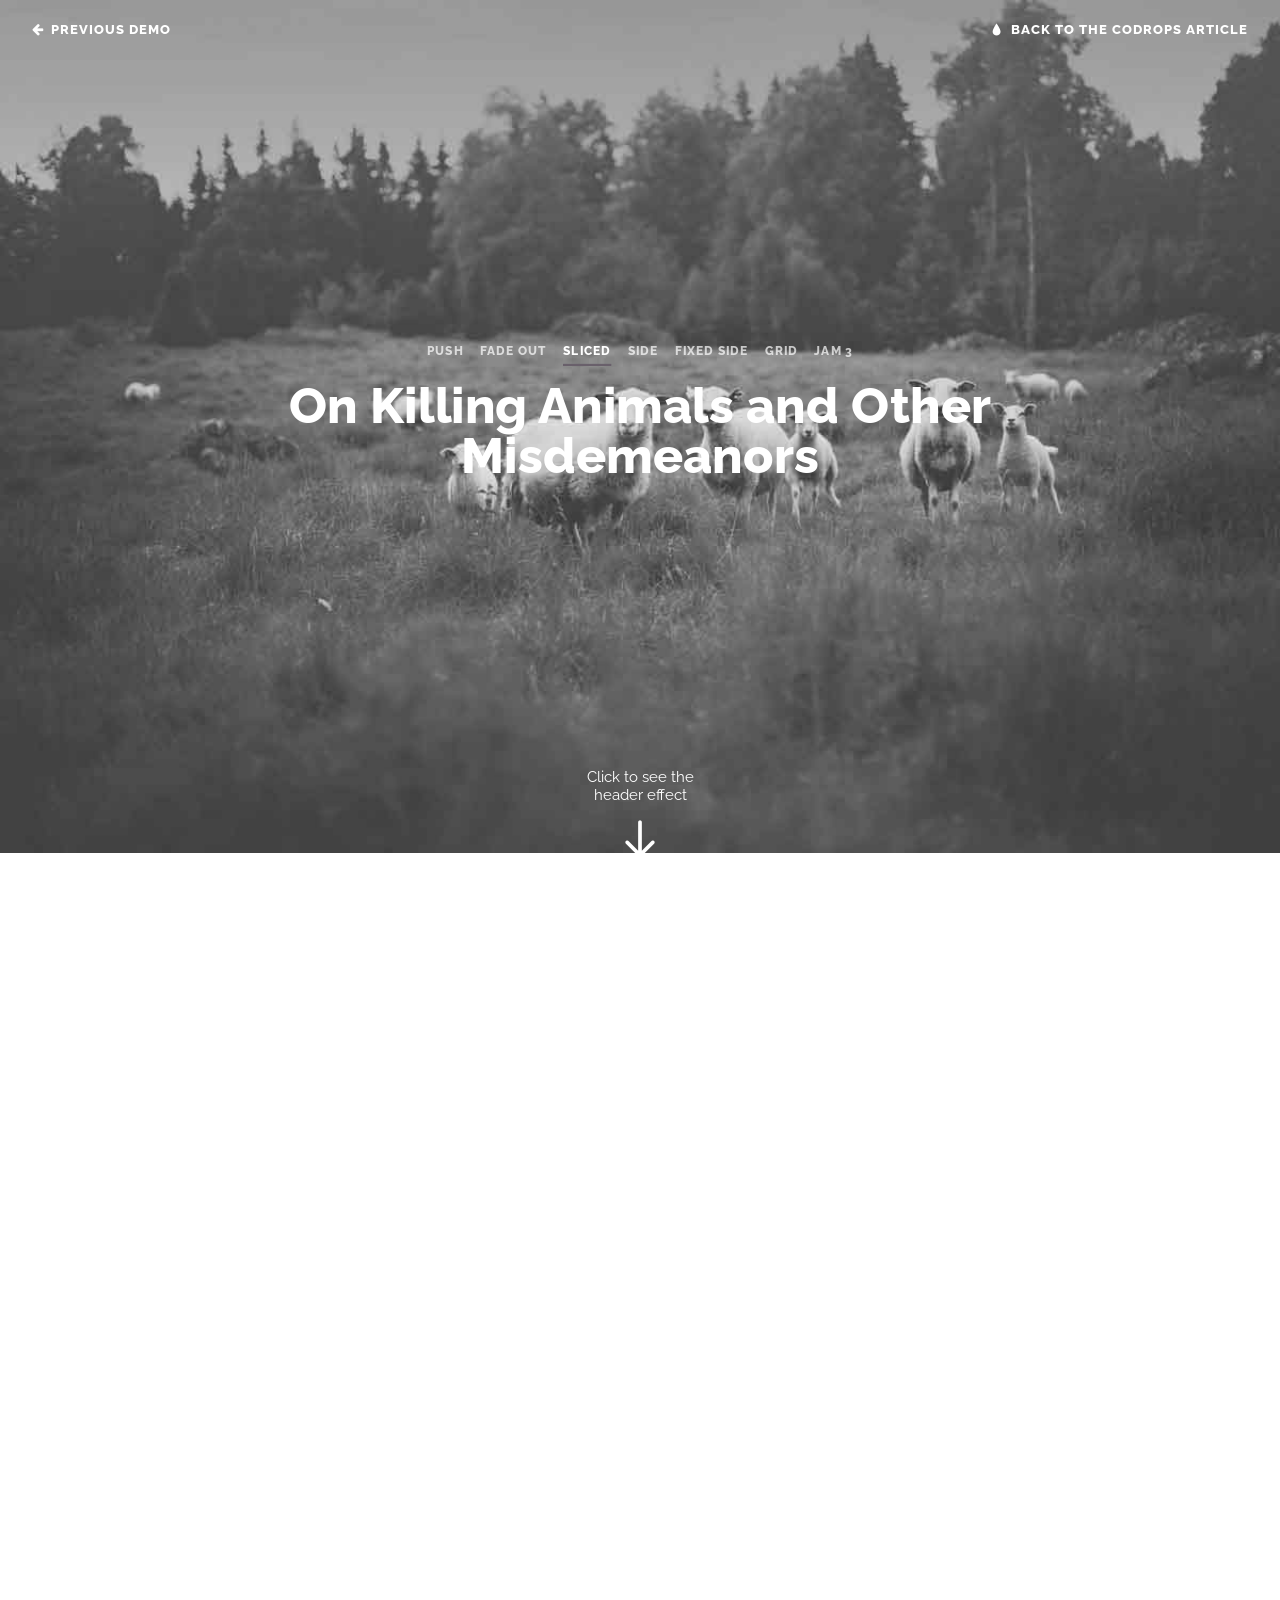
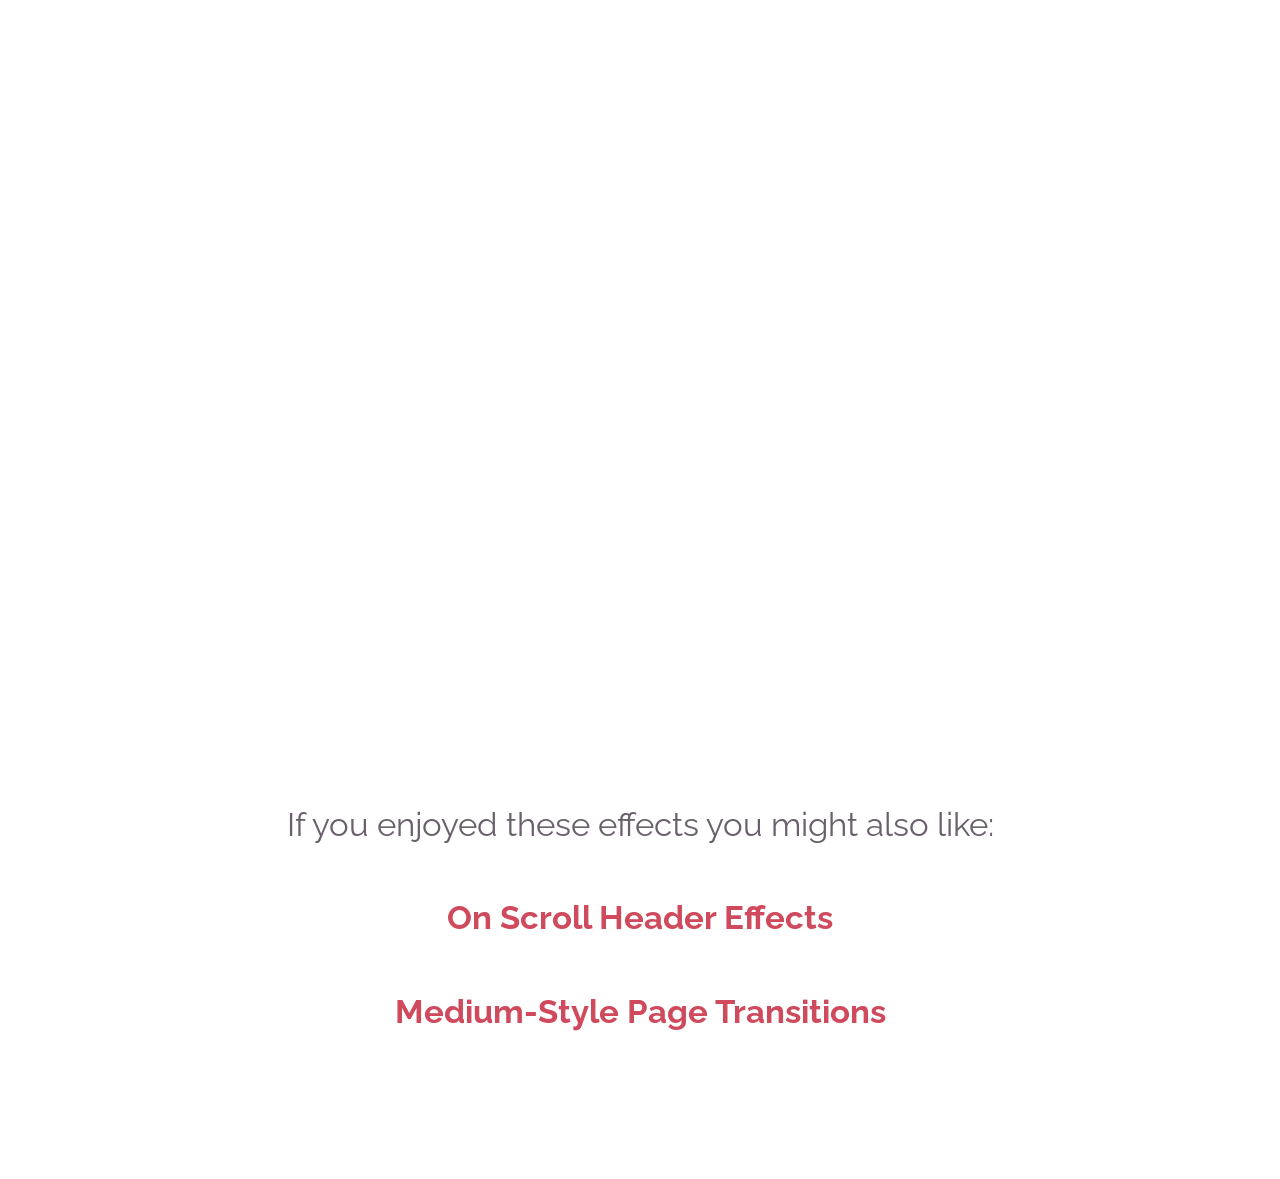
<file: old/Intro/index3.html>
<!DOCTYPE html>
<html lang="en" class="no-js">
	<head>
		<meta charset="UTF-8" />
		<meta http-equiv="X-UA-Compatible" content="IE=edge"> 
		<meta name="viewport" content="width=device-width, initial-scale=1"> 
		<title>Inspiration for Article Intro Effects | Demo 3</title>
		<meta name="description" content="Inspiration for Article Intro Effects" />
		<meta name="keywords" content="title, header, effect, scroll, inspiration, medium, web design" />
		<meta name="author" content="Codrops" />
		<link rel="shortcut icon" href="../favicon.ico">
		<link rel="stylesheet" type="text/css" href="css/normalize.css" />
		<link rel="stylesheet" type="text/css" href="css/demo.css" />
		<link rel="stylesheet" type="text/css" href="css/component.css" />
		<!--[if IE]>
  		<script src="http://html5shiv.googlecode.com/svn/trunk/html5.js"></script>
		<![endif]-->
	</head>
	<body class="demo-3">
		<div id="container" class="container intro-effect-sliced">
			<!-- Top Navigation -->
			<div class="codrops-top clearfix">
				<a class="codrops-icon codrops-icon-prev" href="http://tympanus.net/Tutorials/SamsungGrid/"><span>Previous Demo</span></a>
				<span class="right"><a class="codrops-icon codrops-icon-drop" href="http://tympanus.net/codrops/?p=19119"><span>Back to the Codrops Article</span></a></span>
			</div>
			<header class="header">
				<div class="bg-img"><img src="img/3.jpg" alt="Background Image" /></div>
				<div class="title">
					<nav class="codrops-demos">
						<a href="index.html">Push</a>
						<a href="index2.html">Fade Out</a>
						<a class="current-demo" href="index3.html">Sliced</a>
						<a href="index4.html">Side</a>
						<a href="index5.html">Fixed Side</a>
						<a href="index6.html">Grid</a>
						<a href="index7.html">Jam 3</a>
					</nav>
					<h1>On Killing Animals and Other Misdemeanors</h1>
					<p class="subline">Inspiration for Article Intro Effects</p>
					<p>by <strong>Eric Heathway</strong> &#8212; Posted in <strong>Ethics</strong> on <strong>May 18, 2014</strong></p>
				</div>
				<div class="bg-img"><img src="img/3.jpg" alt="Background Image" /></div>
			</header>
			<button class="trigger" data-info="Click to see the header effect"><span>Trigger</span></button>
			<article class="content">
				<div>
					<p>We may define a food to be any substance which will repair the functional waste of the body, increase its growth, or maintain the heat, muscular, and nervous energy. </p>
					<p>In its most comprehensive sense, the oxygen of the air is a food; as although it is admitted by the lungs, it passes into the blood, and there re-acts upon the other food which has passed through the stomach. It is usual, however, to restrict the term food to such nutriment as enters the body by the intestinal canal. Water is often spoken of as being distinct from food, but for this there is no sufficient reason.</p>
					<p>Many popular writers have divided foods into flesh-formers, heat-givers, and bone-formers. Although attractive from its simplicity, this classification will not bear criticism. Flesh-formers are also heat-givers. Only a portion of the mineral matter goes to form bone.</p>
					<p>These last are not strictly foods, if we keep to the definition already given; but they are consumed with the true foods or nutrients, comprised in the other two classes, and cannot well be excluded from consideration.</p>
					<p>Water forms an essential part of all the tissues of the body. It is the solvent and carrier of other substances.</p>
					<p>Mineral Matter or Salts, is left as an ash when food is thoroughly burnt. The most important salts are calcium phosphate, carbonate and fluoride, sodium chloride, potassium phosphate and chloride, and compounds of magnesium, iron and silicon.</p>
					<h3>Flesh-formers, heat-givers, and bone-formers</h3>
					<p>Mineral matter is quite as necessary for plant as for animal life, and is therefore present in all food, except in the case of some highly-prepared ones, such as sugar, starch and oil. Children require a good proportion of calcium phosphate for the growth of their bones, whilst adults require less. The outer part of the grain of cereals is the richest in mineral constituents, white flour and rice are deficient. Wheatmeal and oatmeal are especially recommended for the quantity of phosphates and other salts contained in them. Mineral matter is necessary not only for the bones but for every tissue of the body.</p>
					<p>When haricots are cooked, the liquid is often thrown away, and the beans served nearly dry, or with parsley or other sauce. Not only is the food less tasty but important saline constituents are lost. The author has made the following experiments:—German whole lentils, Egyptian split red lentils and medium haricot beans were soaked all night (16 hours) in just sufficient cold water to keep them covered. The water was poured off and evaporated, the residue heated in the steam-oven to perfect dryness and weighed. After pouring off the water, the haricots were boiled in more water until thoroughly cooked, the liquid being kept as low as possible. The liquid was poured off as clear as possible, from the haricots, evaporated and dried. The ash was taken in each case, and the alkalinity of the water-soluble ash was calculated as potash (K2O). The quantity of water which could be poured off was with the German lentils, half as much more than the original weight of the pulse; not quite as much could be poured off the others.</p>
					<h3>Soaking in cold water</h3>
					<p>The loss on soaking in cold water, unless the water is preserved, is seen to be considerable. The split lentils, having had the protecting skin removed, lose most. In every case the ash contained a good deal of phosphate and lime. Potatoes are rich in important potash salts; by boiling a large quantity is lost, by steaming less and by baking in the skins, scarcely any. The flavour is also much better after baking.</p>
					<p>The usual addition of common salt (sodium-chloride) to boiled potatoes is no proper substitute for the loss of their natural saline constituents. Natural and properly cooked foods are so rich in sodium chloride and other salts that the addition of common salt is unnecessary. An excess of the latter excites thirst and spoils the natural flavour of the food. It is the custom, especially in restaurants, to add a large quantity of salt to pulse, savoury food, potatoes and soups. Bakers' brown bread is usually very salt, and sometimes white is also. In some persons much salt causes irritation of the skin, and the writer has knowledge of the salt food of vegetarian restaurants causing or increasing dandruff. As a rule, fondness for salt is an acquired taste, and after its discontinuance for a time, food thus flavoured becomes unpalatable.</p>
					<p>Organic Compounds are formed by living organisms (a few can also be produced by chemical means). They are entirely decomposed by combustion.</p>
					<h3>Carbon compounds or heat-producers</h3>
					<p>The Non-Nitrogenous Organic Compounds are commonly called carbon compounds or heat-producers, but these terms are also descriptive of the nitrogenous compounds. These contain carbon, hydrogen and oxygen only, and furnish by their oxidation or combustion in the body the necessary heat, muscular and nervous energy. The final product of their combustion is water and carbon dioxide (carbonic acid gas).</p>
					<p>The Carbohydrates comprise starch, sugar, gum, mucilage, pectose, glycogen, &amp;c.; cellulose and woody fibre are carbohydrates, but are little capable of digestion. They contain hydrogen and oxygen in the proportion to form water, the carbon alone being available to produce heat by combustion. Starch is the most widely distributed food. It is insoluble in water, but when cooked is readily digested and absorbed by the body. Starch is readily converted into sugar, whether in plants or animals, during digestion. There are many kinds of sugar, such as grape, cane and milk sugars.</p>
					<p>The Oils and Fats consist of the same elements as the carbohydrates, but the hydrogen is in larger quantity than is necessary to form water, and this surplus is available for the production of energy. During their combustion in the body they produce nearly two-and-a-quarter times (4 : 8.9 = 2.225) as much heat as the carbohydrates; but if eaten in more than small quantities, they are not easily digested, a portion passing away by the intestines. The fat in the body is not solely dependent upon the quantity consumed as food, as an animal may become quite fat on food containing none. A moderate quantity favours digestion and the bodily health. In cold weather more should be taken. In the Arctic regions the Esquimaux consume enormous quantities. Nuts are generally rich in oil. Oatmeal contains more than any of the other cereals (27 analyses gave from 8 to 12.3 per cent.)</p>
					<h3>From acid and rancidity</h3>
					<p>The most esteemed and dearest oil is Almond. What is called Peach-kernel oil (Oleum Amygdalæ Persicæ), but which in commerce includes the oil obtained from plum and apricot stones, is almost as tasteless and useful, whilst it is considerably cheaper. It is a very agreeable and useful food. It is often added to, as an adulterant, or substituted for the true Almond oil. The best qualities of Olive oil are much esteemed, though they are not as agreeable to English taste as the oil previously mentioned. The best qualities are termed Virgin, Extra Sublime and Sublime. Any that has been exposed for more than a short time to the light and heat of a shop window should be rejected, as the flavour is affected. It should be kept in a cool place. Not only does it vary much in freedom from acid and rancidity, but is frequently adulterated. Two other cheaper oils deserve mention. The "cold-drawn" Arachis oil (pea-nut or earth-nut oil) has a pleasant flavour, resembling that of kidney beans. The "cold-drawn" Sesamé oil has an agreeable taste, and is considered equal to Olive oil for edible purposes. The best qualities are rather difficult to obtain; those usually sold being much inferior to Peach-kernel and Olive oils. Cotton-seed oil is the cheapest of the edible ones. Salad oil, not sold under any descriptive name, is usually refined Cotton-seed oil, with perhaps a little Olive oil to impart a richer flavour.</p>
					<p>The solid fats sold as butter and lard substitutes, consist of deodorised cocoanut oil, and they are excellent for cooking purposes. It is claimed that biscuits, &amp;c., made from them may be kept for a much longer period, without showing any trace of rancidity, than if butter or lard had been used. They are also to be had agreeably flavoured by admixture with almond, walnut, &amp;c., "cream."</p>

					<p>The better quality oils are quite as wholesome as the best fresh butter, and better than most butter as sold. Bread can be dipped into the oil, or a little solid vegetable fat spread on it. The author prefers to pour a little Peach-kernel oil upon some ground walnut kernels (or other ground nuts in themselves rich in oil), mix with a knife to a suitable consistency and spread upon the bread. Pine-kernels are very oily, and can be used in pastry in the place of butter or lard.</p>

					<p>Whenever oils are mentioned, without a prefix, the fixed or fatty oils are always understood. The volatile or essential oils are a distinct class. Occasionally, the fixed oils are called hydrocarbons, but hydrocarbon oils are quite different and consist of carbon and hydrogen alone. Of these, petroleum is incapable of digestion, whilst others are poisonous.</p>

					<p>Vegetable Acids are composed of the same three elements and undergo combustion into the same compounds as the carbohydrates. They rouse the appetite, stimulate digestion, and finally form carbonates in combination with the alkalies, thus increasing the alkalinity of the blood. The chief vegetable acids are: malic acid, in the apple, pear, cherry, &amp;c.; citric acid, in the lemon, lime, orange, gooseberry, cranberry, strawberry, raspberry, &amp;c.; tartaric acid, in the grape, pineapple, &amp;c.</p>

					<p>Some place these under Class III. or food adjuncts. Oxalic acid (except when in the insoluble state of calcium oxalate), and several other acids are poisonous.</p>

					<h3>The essential part of every living cell</h3>
					<p>Proteids or Albuminoids are frequently termed flesh-formers. They are composed of nitrogen, carbon, hydrogen, oxygen, and a small quantity of sulphur, and are extremely complex bodies. Their chief function is to form flesh in the body; but without previously forming it, they may be transformed into fat or merely give rise to heat. They form the essential part of every living cell.</p>

					<p>Proteids are excreted from the body as water, carbon dioxide, urea, uric acid, sulphates, &amp;c.</p>

					The principal proteids of animal origin have their corresponding proteids in the vegetable kingdom. Some kinds, whether of animal or vegetable origin, are more easily digested than others. They have the same physiological value from whichever kingdom they are derived.</p>

					<p>The Osseids comprise ossein, gelatin, cartilage, &amp;c., from bone, skin, and connective issue. They approach the proteids in composition, but unlike them they cannot form flesh or fulfil the same purpose in nutrition. Some food chemists wish to call the osseids, albuminoids; what were formerly termed albuminoids to be always spoken of as proteids only.</p>

					<p>Jellies are of little use as food; not only is this because of the low nutritive value of gelatin, but also on account of the small quantity which is mixed with a large proportion of water.</p>

					<p>The Vegetable Kingdom is the prime source of all organic food; water, and to a slight extent salts, form the only food that animals can derive directly from the inorganic kingdom. When man consumes animal food—a sheep for example—he is only consuming a portion of the food which that sheep obtained from grass, clover, turnips, &amp;c. All the proteids of the flesh once existed as proteids in the vegetables; some in exactly the same chemical form.</p>

					<blockquote>A comparatively small quantity of proteid matter, such as is easily obtained from vegetable food, is ample for the general needs of the body.</blockquote>
					<p>Flesh contains no starch or sugar, but a small quantity of glycogen. The fat in an animal is derived from the carbohydrates, the fats and the proteids of the vegetables consumed. The soil that produced the herbage, grain and roots consumed by cattle, in most cases could have produced food capable of direct utilisation by man. By passing the product of the soil through animals there is an enormous economic loss, as the greater part of that food is dissipated in maintaining the life and growth; little remains as flesh when the animal is delivered into the hands of the butcher. Some imagine that flesh food is more easily converted into flesh and blood in our bodies and is consequently more valuable than similar constituents in vegetables, but such is not the case. Fat, whether from flesh or from vegetables is digested in the same manner. The proteids of flesh, like those of vegetables, are converted into peptone by the digestive juices—taking the form of a perfectly diffusible liquid—otherwise they could not be absorbed and utilised by the body. Thus the products of digestion of both animal and vegetable proteids and fats are the same. Formerly, proteid matter was looked upon as the most valuable part of the food, and a large proportion was thought necessary for hard work. It was thought to be required, not only for the construction of the muscle substance, but to be utilised in proportion to muscular exertion. These views are now known to be wrong. A comparatively small quantity of proteid matter, such as is easily obtained from vegetable food, is ample for the general needs of the body. Increased muscular exertion requires but a slight increase of this food constituent. It is the carbohydrates, or carbohydrates and fats that should be eaten in larger quantity, as these are the main source of muscular energy. The fact that animals, capable of the most prolonged and powerful exertion, thrive on vegetables of comparatively low proteid value, and that millions of the strongest races have subsisted on what most Englishmen would consider a meagre vegetarian diet, should have been sufficient evidence against the earlier view.</p>

					<p>A comparison of flesh and vegetable food, shows in flesh an excessive quantity of proteid matter, a very small quantity of glycogen (the animal equivalent of starch and sugar) and a variable quantity of fat. Vegetable food differs much, but as a rule it contains a much smaller quantity of proteid matter, a large proportion of starch and sugar and a small quantity of fat. Some vegetable foods, particularly nuts, contain much fat.</p>

					<p>Investigation of the digestive processes has shown that the carbohydrates and fats entail little strain on the system; their ultimate products are water and carbon dioxide, which are easily disposed of. The changes which the proteids undergo in the body are very complicated. There is ample provision in the body for their digestion, metabolism, and final rejection, when taken in moderate quantity, as is the case in a dietary of vegetables. The proteids in the human body, after fulfilling their purpose, are in part expelled in the same way as the carbohydrates; but the principal part, including all the nitrogen, is expelled by the kidneys in the form of urea (a very soluble substance), and a small quantity of uric acid in the form of quadurates.</p>

					<p>There is reciprocity between the teeth and digestive organs of animals and their natural food. The grasses, leaves, &amp;c., which are consumed by the herbivora, contain a large proportion of cellulose and woody tissue. Consequently, the food is bulky; it is but slowly disintegrated and the nutritious matter liberated and digested. The cellulose appears but slightly acted upon by the digestive juices. The herbivora possess capacious stomachs and the intestines are very long. The carnivora have simpler digestive organs and short intestines. Even they consume substances which leave much indigestible residue, such as skin, ligaments and bones, but civilised man, when living on a flesh dietary removes as much of such things as possible. The monkeys, apes, and man (comprised in the order Primates have a digestive canal intermediate in complexity and in length to the herbivora and carnivora. A certain quantity of indigestible matter is necessary for exciting peristaltic action of the bowels. The carnivora with their short intestinal canal need the least, the frugivora more, and the herbivora a much larger quantity. The consumption by man of what is commonly called concentrated food is the cause of the constipation to which flesh-eating nations are subject. Most of the pills and other nostrums which are used in enormous quantities contain aloes or other drugs which stimulate the action of the intestines.</p>

					<p>Highly manufactured foods, from which as much as possible of the non-nutritious matter has been removed is often advocated, generally by those interested in its sale. Such food would be advantageous only if it were possible to remove or modify a great part of our digestive canal (we are omitting from consideration certain diseased conditions, when such foods may be useful). The eminent physiologist and bacteriologist, Elie Metchnikoff, has given it as his opinion that much of man's digestive organs is not only useless but often productive of derangement and disease. In several cases where it has been necessary, in consequence of serious disease, to remove the entire stomach or a large part of the intestines, the digestive functions have been perfectly performed. It is not that our organs are at fault, but our habits of life differ from that of our progenitors. In past times, when a simple dietary in which flesh food formed little or no part, and to-day, in those countries where one wholly or nearly all derived from vegetable sources and simply prepared is the rule, diseases of the digestive organs are rare. The Englishman going to a tropical country and partaking largely of flesh and alcohol, suffers from disease of the liver and other organs, to which the natives and the few of his own countrymen, living in accordance with natural laws are strangers.</p>
					<p><strong>Excerpt from: <a href="http://www.gutenberg.org/ebooks/15237">The Chemistry of Food and Nutrition</a> by A. W. Duncan</strong></p>
				</div>
			</article>
			<section class="related">
				<p>If you enjoyed these effects you might also like:</p>
				<div><a href="http://tympanus.net/Development/HeaderEffects/"><h4>On Scroll Header Effects</h4></a></div>
				<div><a href="http://tympanus.net/Tutorials/MediumStylePageTransition/"><h4>Medium-Style Page Transitions</h4></a></div>
			</section>
		</div><!-- /container -->
		<script src="js/classie.js"></script>
		<script>
			(function() {

				// detect if IE : from http://stackoverflow.com/a/16657946		
				var ie = (function(){
					var undef,rv = -1; // Return value assumes failure.
					var ua = window.navigator.userAgent;
					var msie = ua.indexOf('MSIE ');
					var trident = ua.indexOf('Trident/');

					if (msie > 0) {
						// IE 10 or older => return version number
						rv = parseInt(ua.substring(msie + 5, ua.indexOf('.', msie)), 10);
					} else if (trident > 0) {
						// IE 11 (or newer) => return version number
						var rvNum = ua.indexOf('rv:');
						rv = parseInt(ua.substring(rvNum + 3, ua.indexOf('.', rvNum)), 10);
					}

					return ((rv > -1) ? rv : undef);
				}());


				// disable/enable scroll (mousewheel and keys) from http://stackoverflow.com/a/4770179					
				// left: 37, up: 38, right: 39, down: 40,
				// spacebar: 32, pageup: 33, pagedown: 34, end: 35, home: 36
				var keys = [32, 37, 38, 39, 40], wheelIter = 0;

				function preventDefault(e) {
					e = e || window.event;
					if (e.preventDefault)
					e.preventDefault();
					e.returnValue = false;  
				}

				function keydown(e) {
					for (var i = keys.length; i--;) {
						if (e.keyCode === keys[i]) {
							preventDefault(e);
							return;
						}
					}
				}

				function touchmove(e) {
					preventDefault(e);
				}

				function wheel(e) {
					// for IE 
					//if( ie ) {
						//preventDefault(e);
					//}
				}

				function disable_scroll() {
					window.onmousewheel = document.onmousewheel = wheel;
					document.onkeydown = keydown;
					document.body.ontouchmove = touchmove;
				}

				function enable_scroll() {
					window.onmousewheel = document.onmousewheel = document.onkeydown = document.body.ontouchmove = null;  
				}

				var docElem = window.document.documentElement,
					scrollVal,
					isRevealed, 
					noscroll, 
					isAnimating,
					container = document.getElementById( 'container' ),
					trigger = container.querySelector( 'button.trigger' );

				function scrollY() {
					return window.pageYOffset || docElem.scrollTop;
				}
				
				function scrollPage() {
					scrollVal = scrollY();
					
					if( noscroll && !ie ) {
						if( scrollVal < 0 ) return false;
						// keep it that way
						window.scrollTo( 0, 0 );
					}

					if( classie.has( container, 'notrans' ) ) {
						classie.remove( container, 'notrans' );
						return false;
					}

					if( isAnimating ) {
						return false;
					}
					
					if( scrollVal <= 0 && isRevealed ) {
						toggle(0);
					}
					else if( scrollVal > 0 && !isRevealed ){
						toggle(1);
					}
				}

				function toggle( reveal ) {
					isAnimating = true;
					
					if( reveal ) {
						classie.add( container, 'modify' );
					}
					else {
						noscroll = true;
						disable_scroll();
						classie.remove( container, 'modify' );
					}

					// simulating the end of the transition:
					setTimeout( function() {
						isRevealed = !isRevealed;
						isAnimating = false;
						if( reveal ) {
							noscroll = false;
							enable_scroll();
						}
					}, 600 );
				}

				// refreshing the page...
				var pageScroll = scrollY();
				noscroll = pageScroll === 0;
				
				disable_scroll();
				
				if( pageScroll ) {
					isRevealed = true;
					classie.add( container, 'notrans' );
					classie.add( container, 'modify' );
				}
				
				window.addEventListener( 'scroll', scrollPage );
				trigger.addEventListener( 'click', function() { toggle( 'reveal' ); } );
			})();
		</script>
	</body>
</html>
</file>
<file: old/Intro/css/demo.css>
@import url(http://fonts.googleapis.com/css?family=Raleway:400,300,800|Lora:400italic|Playfair+Display:700);
@font-face {
	font-weight: normal;
	font-style: normal;
	font-family: 'codropsicons';
	src:url('../fonts/codropsicons/codropsicons.eot');
	src:url('../fonts/codropsicons/codropsicons.eot?#iefix') format('embedded-opentype'),
		url('../fonts/codropsicons/codropsicons.woff') format('woff'),
		url('../fonts/codropsicons/codropsicons.ttf') format('truetype'),
		url('../fonts/codropsicons/codropsicons.svg#codropsicons') format('svg');
}

*, *:after, *:before { -webkit-box-sizing: border-box; -moz-box-sizing: border-box; box-sizing: border-box; }
.clearfix:before, .clearfix:after { display: table; content: ''; }
.clearfix:after { clear: both; }


body {
	background: #fff;
	color: #69606b;
	font-weight: 400;
	font-size: 22px;
	line-height: 1.5;
	font-family: 'Raleway', Arial, sans-serif;
	text-rendering: optimizeLegibility;
	-webkit-font-smoothing: antialiased;
	overflow-x: hidden;
}

.demo-7 {
	background: #f5f5f5;
}

.demo-5 {
	background: #f8dab4;
	color: #5c554c;
}

.demo-6 {
	background: #f1f1f1;
}

.demo-1 {
	background: #43434b;
}

a {
	outline: none;
	color: #cf4a5c;
	text-decoration: none;
}

a:hover, a:focus {
	color: #69606b;
}

.demo-4 a {
	color: #43939d;
}

.demo-4 a:hover,
.demo-4 a:focus {
	color: #7b8d92;
}

.demo-8 a {
	color: #cf7000;
}

.demo-8 a:hover,
.demo-8 a:focus {
	color: #cf7000;
}

/* To Navigation Style */
.codrops-top {
	width: 100%;
	position: absolute;
	top: 0;
	left: 0;
	text-transform: uppercase;
	font-weight: 800;
	font-size: 0.6em;
	padding: 0 32px;
	letter-spacing: 1px;
	z-index: 10000;
}

.codrops-top a {
	display: inline-block;
	color: #fff;
	text-decoration: none;
	-webkit-transform: translateY(20px);
	transform: translateY(20px);
}

.codrops-top span.right {
	float: right;
}

.codrops-top span.right a {
	display: block;
	float: left;
}

.codrops-icon:before {
	text-transform: none;
	font-weight: normal;
	font-style: normal;
	font-variant: normal;
	font-family: 'codropsicons';
	text-align: center;
	speak: none;
	margin: 0 0.55em 0 0;
	-webkit-font-smoothing: antialiased;
}

.codrops-icon-drop:before {
	content: "\e001";
}

.codrops-icon-prev:before {
	content: "\e004";
}

.codrops-demos {
	padding: 0 0 1em;
	position: relative;
}

.codrops-demos a {
	font-weight: 800;
	text-transform: uppercase;
	font-size: 0.6em;
	letter-spacing: 1px;
	padding: 0.3em 0;
	display: inline-block;
	opacity: 0.7;
	margin: 0 0.5em;
	white-space: nowrap;
	color: #cf4a5c;
}

.codrops-demos a:hover,
.codrops-demos a.current-demo {
	opacity: 1;
	color: #69606b;
}

.codrops-demos a.current-demo {
	border-bottom: 3px solid #69606b;
}

.related {
	padding: 3em 0;
	text-align: center;
	font-size: 1.5em;
	position: relative;
}

.demo-5 .related {
	width: 60%;
	margin-left: 40%;
}

@media screen and (max-width: 40em) {

	.codrops-icon span {
		display: none;
	}

	.related {
		font-size: 80%;
	}

}
</file>
<file: old/Intro/css/component.css>
@font-face {
	font-weight: normal;
	font-style: normal;
	font-family: 'icomoon';
	src:url('../fonts/icomoon/icomoon.eot?-ee0u0f');
	src:url('../fonts/icomoon/icomoon.eot?#iefix-ee0u0f') format('embedded-opentype'),
		url('../fonts/icomoon/icomoon.woff?-ee0u0f') format('woff'),
		url('../fonts/icomoon/icomoon.ttf?-ee0u0f') format('truetype'),
		url('../fonts/icomoon/icomoon.svg?-ee0u0f#icomoon') format('svg');
}

html, body, .container, .header {
	height: 100%;
}

/* Header */
.header {
	position: relative;
	margin: 0 auto;
	min-height: 560px;
	width: 100%;
}

.bg-img {
	position: absolute;
	overflow: hidden;
	top: 0;
	left: 0;
	right: 0;
	bottom: 0;
	-webkit-backface-visibility: hidden;
	backface-visibility: hidden;
}

.bg-img img {
	position: absolute;
	top: 0;
	left: 0;
	display: block;
	min-width: 100%;
	min-height: 100%;
}

.title {
	z-index: 1000;
	margin: 0 auto;
	padding: 0 1.25em;
	width: 100%;
	text-align: center;
	position: absolute;
	top: 50%;
	left: 50%;
	-webkit-transform: translateX(-50%) translateY(-50%);
	transform: translateX(-50%) translateY(-50%);
}

.title h1 {
	padding: 0 0 0.2em;
	color: #fff;
	font-weight: 800;
	font-size: 3.25em;
	margin: 0 auto;
}

.title p {
	color: #fff;
	padding: 0 0 0.6em;
	font-weight: 300;
	font-size: 0.85em;
	margin: 0 auto;
}

.title h1,
.title p.subline {
	line-height: 1;
}

.title p.subline {
	font-size: 1.75em;
}

/* Trigger Button */
button.trigger {
	position: fixed;
	bottom: 40px;
	left: 50%;
	z-index: 5000;
	display: block;
	margin-left: -0.5em;
	padding: 0;
	width: 1em;
	height: 1em;
	border: none;
	background: transparent;
	color: transparent;
	font-size: 2em;
	cursor: pointer;
}

.container:not(.notrans) button.trigger {
	-webkit-transition: opacity 0.3s 0.5s;
	transition: opacity 0.3s 0.5s;
}

.container.modify:not(.notrans) button.trigger {
	opacity: 0;
	pointer-events: none;
	-webkit-transition-delay: 0s;
	transition-delay: 0s;
}

button.trigger::before {
	position: absolute;
	bottom: 100%;
	left: -100%;
	padding: 0.8em;
	width: 300%;
	color: #fff;
	content: attr(data-info);
	font-size: 0.35em;
	-webkit-backface-visibility: hidden;
	backface-visibility: hidden;
}

button.trigger:focus {
	outline: none;
}

button.trigger span {
	position: relative;
	display: block;
	overflow: hidden;
	width: 100%;
	height: 100%;
}

button.trigger span::before {
	position: absolute;
	top: 0;
	left: 0;
	width: 100%;
	height: 100%;
	color: #fff;
	content: "\e097";
	text-transform: none;
	font-weight: normal;
	font-style: normal;
	font-variant: normal;
	font-family: 'icomoon';
	line-height: 1;
	speak: none;
	-webkit-font-smoothing: antialiased;
	-moz-osx-font-smoothing: grayscale;
}

/* Conent */
.content {
	margin: 0 auto;
	padding: 0 0 3em;
}

.content > div:not(.title) {
	margin: -80px auto 0;
	max-width: 900px;
	padding: 0 1.25em;
}

.content > div:not(.title) p {
	margin: 0 auto 1.5em auto;
}

.content > div:not(.title) p:first-child {
	font-size: 1.35em;
}

.content h3 {
	margin: 0;
	font-size: 1.4em;
}

.content blockquote {
	padding: 0.25em;
	font-style: italic;
	font-size: 1.65em;
	font-family: 'Lora', serif;
	line-height: 1.4;
}

.content blockquote::before {
	content: '\201C';
}

.content blockquote::after {
	content: '\201D';
}

/***** Individual effects *****/

/* -------------------------- */
/* Jam 3 */
/* -------------------------- */
.intro-effect-jam3:not(.notrans) .bg-img {
	-webkit-transition-property: top, left, right, bottom;
	transition-property: top, left, right, bottom;
}

.intro-effect-jam3:not(.notrans) .header h1,
.intro-effect-jam3:not(.notrans) .codrops-top a {
	-webkit-transition-property: color;
	transition-property: color;
}

.intro-effect-jam3:not(.notrans) .codrops-demos a {
	-webkit-transition-property: border-color, color;
	transition-property: border-color, color;
}

.intro-effect-jam3:not(.notrans) .header p {
	-webkit-transition-property: color, opacity, -webkit-transform;
	transition-property: color, opacity, transform;
}

.intro-effect-jam3:not(.notrans) .content > div {
	-webkit-transition-property: opacity, -webkit-transform;
	transition-property: opacity, transform;
}

.intro-effect-jam3:not(.notrans) .bg-img,
.intro-effect-jam3:not(.notrans) .header h1,
.intro-effect-jam3:not(.notrans) .codrops-top a,
.intro-effect-jam3:not(.notrans) .codrops-demos a,
.intro-effect-jam3:not(.notrans) .content > div {
	-webkit-transition-duration: 0.5s;
	transition-duration: 0.5s;
	-webkit-transition-timing-function: cubic-bezier(0.7,0,0.3,1);
	transition-timing-function: cubic-bezier(0.7,0,0.3,1);
}

.intro-effect-jam3:not(.notrans) .header p,
.intro-effect-jam3:not(.notrans) .header p.subline,
.intro-effect-jam3:not(.notrans) .content > div {
	-webkit-transition-duration: 0.2s;
	transition-duration: 0.2s;
}

.intro-effect-jam3.modify:not(.notrans) .header p,
.intro-effect-jam3.modify:not(.notrans) .header p.subline,
.intro-effect-jam3.modify:not(.notrans) .content > div {
	-webkit-transition-duration: 0.5s;
	transition-duration: 0.5s;
}

.intro-effect-jam3 .codrops-demos a {
	color: #fff;
}

.intro-effect-jam3 .codrops-demos a.current-demo {
	border-color: #fff;
}

.intro-effect-jam3.modify .codrops-demos a {
	color: #c03b5d;
}

.intro-effect-jam3.modify .codrops-demos a.current-demo {
	border-color: #c03b5d;
}

.intro-effect-jam3.container {
	padding: 45px 30px;
}

.intro-effect-jam3 .bg-img {
	top: -45px;
	right: -30px;
	bottom: -45px;
	left: -30px;
	background: #514753;
}

.intro-effect-jam3.modify .bg-img {
	top: 0;
	right: 0;
	bottom: 85%;
	left: 0;
}

.intro-effect-jam3.modify .header h1 {
	color: #514753;
}

.intro-effect-jam3 .header p {
	color: #514753;
	opacity: 0;
	-webkit-transform: translateY(150px);
	transform: translateY(150px);
}

.intro-effect-jam3.modify .header p {
	opacity: 1;
	-webkit-transform: translateY(0);
	transform: translateY(0);
}

.intro-effect-jam3 .content {
	padding: 0 5em 5em;
}

.intro-effect-jam3 .header,
.intro-effect-jam3 .content {
	background: #fff;
}

.intro-effect-jam3 .content > div {
	opacity: 0;
	-webkit-transform: translateY(150px);
	transform: translateY(150px);
}

.intro-effect-jam3.modify .content > div {
	opacity: 1;
	-webkit-transform: translateY(0);
	transform: translateY(0);
}

.intro-effect-jam3.modify .codrops-top a {
	color: #514753;
}

/* Delays */
.intro-effect-jam3.modify:not(.notrans) .header p:nth-last-child(2) {
	-webkit-transition-delay: 0.1s;
	transition-delay: 0.1s;
}

.intro-effect-jam3.modify:not(.notrans) .header p:last-child {
	-webkit-transition-delay: 0.15s;
	transition-delay: 0.15s;
}

.intro-effect-jam3.modify:not(.notrans) .content > div {
	-webkit-transition-delay: 0.2s;
	transition-delay: 0.2s;
}

/* -------------------------- */
/* Faded gradient */
/* -------------------------- */

.intro-effect-fadeout:not(.notrans) .bg-img {
	-webkit-transition-property: -webkit-transform;
	transition-property: transform;
}

.intro-effect-fadeout:not(.notrans) .bg-img::after {
	-webkit-transition-property: opacity;
	transition-property: opacity;
}

.intro-effect-fadeout:not(.notrans) .header h1 {
	-webkit-transition-property: color;
	transition-property: color;
}

.intro-effect-fadeout:not(.notrans) .header p,
.intro-effect-fadeout:not(.notrans) .content > div {
	-webkit-transition-property: -webkit-transform, opacity;
	transition-property: transform, opacity;
}

.intro-effect-fadeout:not(.notrans) .bg-img,
.intro-effect-fadeout:not(.notrans) .bg-img::after,
.intro-effect-fadeout:not(.notrans) .header h1,
.intro-effect-fadeout:not(.notrans) .header p,
.intro-effect-fadeout:not(.notrans) .content > div {
	-webkit-transition-duration: 0.5s;
	transition-duration: 0.5s;
}

.intro-effect-fadeout .header {
	overflow: hidden;
}

.intro-effect-fadeout.modify .bg-img {
	-webkit-transform: translateY(-25%);
	transform: translateY(-25%);
}

.intro-effect-fadeout .bg-img::after {
	content: '';
	position: absolute;
	width: 100%;
	height: 101%;
	top: 0;
	left: 0;
	opacity: 0;
	pointer-events: none;
	background: -webkit-linear-gradient(top, rgba(255,255,255,0) 0%, rgba(255,255,255,1) 100%);
	background: linear-gradient(to bottom, rgba(255,255,255,0) 0%, rgba(255,255,255,1) 100%);
}

.intro-effect-fadeout.modify .bg-img::after {
	opacity: 1;
}

.intro-effect-fadeout .title {
	text-align: left;
	max-width: 900px;
}

.intro-effect-fadeout.modify .header h1,
.intro-effect-fadeout .header p {
	color: #514753;
}

.intro-effect-fadeout .header p {
	opacity: 0;
}

.intro-effect-fadeout .header p:nth-child(2) {
	-webkit-transform: translateX(150px);
	transform: translateX(150px);
}

.intro-effect-fadeout .header p:nth-child(3) {
	-webkit-transform: translateX(-150px);
	transform: translateX(-150px);
}

.intro-effect-fadeout.modify .header p:nth-child(2),
.intro-effect-fadeout.modify .header p:nth-child(3) {
	opacity: 1;
	-webkit-transform: translateX(0);
	transform: translateX(0);
}

.intro-effect-fadeout .content {
	z-index: 1000;
	position: relative;
}

.intro-effect-fadeout .content > div {
	opacity: 0;
	-webkit-transform: translateY(350px);
	transform: translateY(350px);
}

.intro-effect-fadeout.modify .content > div {
	opacity: 1;
	-webkit-transform: translateY(0);
	transform: translateY(0);
}

/* -------------------------- */
/* Sliced */
/* -------------------------- */

.intro-effect-sliced:not(.notrans) .bg-img,
.intro-effect-sliced:not(.notrans) .title {
	-webkit-transition-property: -webkit-transform;
	transition-property: transform;
}

.intro-effect-sliced:not(.notrans) .header h1,
.intro-effect-sliced:not(.notrans) .codrops-demos a {
	-webkit-transition-property: color;
	transition-property: color;
}

.intro-effect-sliced:not(.notrans) .header p {
	-webkit-transition-property: opacity;
	transition-property: opacity;
}

.intro-effect-sliced:not(.notrans) .content > div {
	-webkit-transition-property: -webkit-transform, opacity;
	transition-property: transform, opacity;
}

.intro-effect-sliced:not(.notrans) .bg-img,
.intro-effect-sliced:not(.notrans) .header h1,
.intro-effect-sliced:not(.notrans) .title,
.intro-effect-sliced:not(.notrans) .header p,
.intro-effect-sliced:not(.notrans) .content > div,
.intro-effect-sliced:not(.notrans) .codrops-demos a {
	-webkit-transition-timing-function: cubic-bezier(0.7,0,0.3,1);
	transition-timing-function: cubic-bezier(0.7,0,0.3,1);
	-webkit-transition-duration: 0.5s;
	transition-duration: 0.5s;
}

.intro-effect-sliced.modify:not(.notrans) .header h1,
.intro-effect-sliced.modify:not(.notrans) .title,
.intro-effect-sliced.modify:not(.notrans) .header p,
.intro-effect-sliced.modify:not(.notrans) .content > div,
.intro-effect-sliced.modify:not(.notrans) .codrops-demos a {
	-webkit-transition-timing-function: ease;
	transition-timing-function: ease;
}

.intro-effect-sliced .bg-img:first-child {
	bottom: 50%;
}

.intro-effect-sliced .bg-img:last-child {
	top: 50%;
	position: fixed;
	z-index: 900;
}

.intro-effect-sliced .bg-img:last-child img {
	top: -100%;
}

.intro-effect-sliced.modify .bg-img:first-child {
	-webkit-transform: translateY(-80%);
	transform: translateY(-80%);
}

.intro-effect-sliced.modify .bg-img:last-child {
	-webkit-transform: translateY(100%);
	transform: translateY(100%);
}

.intro-effect-sliced .codrops-demos {
	text-align: center;
}

.intro-effect-sliced .codrops-demos a {
	color: #fff;
	font-size: 0.8em;
}

.intro-effect-sliced.modify .codrops-demos a {
	color: #cf4a5c;
}

.intro-effect-sliced .title {
	-webkit-transform: translateX(-50%) translateY(-50%) scale(0.7);
	transform: translateX(-50%) translateY(-50%) scale(0.7);
}

.intro-effect-sliced.modify .title {
	-webkit-transform: translateX(-50%) translateY(-50%) scale(1);
	transform: translateX(-50%) translateY(-50%) scale(1);
}

.intro-effect-sliced .header p {
	opacity: 0;
	color: #514753;
}

.intro-effect-sliced.modify .header p {
	opacity: 1;
}

.intro-effect-sliced.modify .header h1 {
	color: #514753;
}

.intro-effect-sliced .content > div {
	-webkit-transform: translateY(200px);
	transform: translateY(200px);
	opacity: 0;
}

.intro-effect-sliced.modify .content > div {
	-webkit-transform: translateY(0);
	transform: translateY(0);
	opacity: 1;
}

/* Delays */
.intro-effect-sliced.modify:not(.notrans) .title {
	-webkit-transition-delay: 0.15s;
	transition-delay: 0.15s;
}

/* -------------------------- */
/* Side */
/* -------------------------- */

.intro-effect-side:not(.notrans) .bg-img::before,
.intro-effect-side:not(.notrans) .title {
	-webkit-transition-property: -webkit-transform;
	transition-property: transform;
}

.intro-effect-side:not(.notrans) .bg-img::after {
	-webkit-transition-property: top, left, bottom, right, background-color;
	transition-property: top, left, bottom, right, background-color;
}

.intro-effect-side:not(.notrans) .header p {
	-webkit-transition-property: -webkit-transform, opacity;
	transition-property: transform, opacity;
}

.intro-effect-side:not(.notrans) .content > div {
	-webkit-transition-property: opacity;
	transition-property: opacity;
}

.intro-effect-side:not(.notrans) .bg-img::before,
.intro-effect-side:not(.notrans) .bg-img::after,
.intro-effect-side:not(.notrans) .title,
.intro-effect-side:not(.notrans) .header p,
.intro-effect-side:not(.notrans) .content > div {
	-webkit-transition-timing-function: cubic-bezier(0.7,0,0.3,1);
	transition-timing-function: cubic-bezier(0.7,0,0.3,1);
	-webkit-transition-duration: 0.5s;
	transition-duration: 0.5s;
}

.intro-effect-side .codrops-top a {
	color: #7b8d92;
}

.intro-effect-side .bg-img::before,
.intro-effect-side .bg-img::after {
	content: '';
	position: absolute;
	z-index: 100;
}

.intro-effect-side .bg-img::before {
	background: #fff;
	top: 0;
	left: 0;
	width: 60%;
	height: 100%;
	-webkit-transform: translateX(-100%);
	transform: translateX(-100%);
}

.intro-effect-side.modify .bg-img::before {
	-webkit-transform: translateX(0);
	transform: translateX(0);
}

.intro-effect-side .bg-img::after {
	border: 80px solid #fff;
	top: -80px;
	right: -80px;
	bottom: -80px;
	left: -80px;
	background-color: rgba(255,255,255,0.5);
}

.intro-effect-side.modify .bg-img::after {
	top: 0;
	right: 0;
	bottom: 0;
	left: 0;
	background-color: rgba(255,255,255,0);
}

.intro-effect-side .codrops-demos a {
	color: #43939d;
}

.intro-effect-side .codrops-demos a.current-demo {
	border-bottom: 3px solid #43939d;
}

.intro-effect-side .title {
	text-align: right;
	left: 0;
	padding: 0 3em 0 2em;
	width: 60%;
	-webkit-transform: translateX(33.3%) translateY(-50%);
	transform: translateX(33.3%) translateY(-50%);
}

.intro-effect-side.modify .title {
	-webkit-transform: translateY(-50%);
	transform: translateY(-50%);
}

.intro-effect-side .header h1 {
	font-family: 'Lora', serif;
	font-style: italic;
	font-weight: 400;
	padding: 0 0 0.5em 0;
	color: #516165;
}

.intro-effect-side .header p {
	opacity: 0;
	color: #7b8d92;
	-webkit-transform: translateY(100px);
	transform: translateY(100px);
}

.intro-effect-side.modify .header p {
	opacity: 1;
	-webkit-transform: translateX(0);
	transform: translateX(0);
}

.intro-effect-side .content > div {
	margin-top: 0px;
	opacity: 0;
}

.intro-effect-side.modify .content > div {
	opacity: 1;
}

.intro-effect-side button.trigger span::before,
.intro-effect-side button.trigger::before {
	color: #516165;
}

/* Delays */
.intro-effect-side:not(.notrans) .title,
.intro-effect-side:not(.notrans) .bg-img::before,
.intro-effect-side:not(.notrans) .bg-img::after {
	-webkit-transition-delay: 0.3s;
	transition-delay: 0.3s;
}

.intro-effect-side.modify:not(.notrans) .title,
.intro-effect-side.modify:not(.notrans) .bg-img::before,
.intro-effect-side.modify:not(.notrans) .bg-img::after {
	-webkit-transition-delay: 0s;
	transition-delay: 0s;
}

.intro-effect-side.modify:not(.notrans) .header p:nth-last-child(2) {
	-webkit-transition-delay: 0.15s;
	transition-delay: 0.15s;
}

.intro-effect-side.modify:not(.notrans) .header p:last-child {
	-webkit-transition-delay: 0.2s;
	transition-delay: 0.2s;
}

.intro-effect-side.modify:not(.notrans) .content > div {
	-webkit-transition-delay: 0.3s;
	transition-delay: 0.3s;
}

/* -------------------------- */
/* Side Fixed */
/* -------------------------- */
.intro-effect-sidefixed:not(.notrans) .bg-img::before {
	-webkit-transition-property: background-color;
	transition-property: background-color;
}

.intro-effect-sidefixed:not(.notrans) .bg-img::after {
	-webkit-transition-property: -webkit-transform;
	transition-property: transform;
}

.intro-effect-sidefixed:not(.notrans) .title p {
	-webkit-transition-property: opacity;
	transition-property: opacity;
}

.intro-effect-sidefixed:not(.notrans) .content > div {
	-webkit-transition-property: -webkit-transform, opacity;
	transition-property: transform, opacity;
}

.intro-effect-sidefixed:not(.notrans) .bg-img::before,
.intro-effect-sidefixed:not(.notrans) .bg-img::after,
.intro-effect-sidefixed:not(.notrans) .title p,
.intro-effect-sidefixed:not(.notrans) .content > div {
	-webkit-transition-timing-function: cubic-bezier(0.7,0,0.3,1);
	transition-timing-function: cubic-bezier(0.7,0,0.3,1);
	-webkit-transition-duration: 0.5s;
	transition-duration: 0.5s;
}

.intro-effect-sidefixed .header {
	position: absolute;
}

.intro-effect-sidefixed .bg-img {
	position: fixed;
}

.intro-effect-sidefixed .bg-img img {
	left: auto;
	right: 0;
}

.intro-effect-sidefixed .bg-img::before,
.intro-effect-sidefixed .bg-img::after {
	content: '';
	position: absolute;
	z-index: 100;
}

.intro-effect-sidefixed .bg-img::after {
	background: #f8ebda;
	top: 0;
	right: 0;
	width: 60%;
	height: 100%;
	-webkit-transform: translateX(100%);
	transform: translateX(100%);
}

.intro-effect-sidefixed.modify .bg-img::after {
	-webkit-transform: translateX(0);
	transform: translateX(0);
}

.intro-effect-sidefixed .bg-img::before {
	width: 100%;
	height: 100%;
	background-color: rgba(247,214,169,0.1);
}

.intro-effect-sidefixed.modify .bg-img::before {
	background-color: rgba(247,214,169,0.4);
}

.intro-effect-sidefixed .codrops-demos a {
	color: #f68f6c;
}

.intro-effect-sidefixed .title {
	position: relative;
	top: auto;
	left: auto;
	text-align: left;
	-webkit-transform: translateY(200px);
	transform: translateY(200px);
}

.intro-effect-sidefixed.modify .title {
	-webkit-transform: translateY(0);
	transform: translateY(0);
}

.intro-effect-sidefixed .title h1 {
	font-family: 'Playfair Display', serif;
	font-weight: 700;
	padding: 0 0 0.5em 0;
	color: #585a66;
}

.intro-effect-sidefixed .title p {
	opacity: 0;
	color: #585a66;
}

.intro-effect-sidefixed.modify .title p {
	opacity: 1;
}

.intro-effect-sidefixed .content {
	width: 60%;
	margin-left: 40%;
	padding: 0 2.5em;
}

.intro-effect-sidefixed .content div {
	position: relative;
	margin: 70px 0;
	color: #77726b;
}

.intro-effect-sidefixed .content div:nth-child(2) {
	opacity: 0;
	-webkit-transform: translateY(200px);
	transform: translateY(200px);
}

.intro-effect-sidefixed.modify .content div:nth-child(2) {
	opacity: 1;
	-webkit-transform: translateY(0);
	transform: translateY(0);
}


/* Delays */
.intro-effect-sidefixed:not(.notrans) .title,
.intro-effect-sidefixed:not(.notrans) .bg-img::before,
.intro-effect-sidefixed:not(.notrans) .bg-img::after {
	-webkit-transition-delay: 0.3s;
	transition-delay: 0.3s;
}

.intro-effect-sidefixed.modify:not(.notrans) .title,
.intro-effect-sidefixed.modify:not(.notrans) .bg-img::before,
.intro-effect-sidefixed.modify:not(.notrans) .bg-img::after {
	-webkit-transition-delay: 0s;
	transition-delay: 0s;
}

.intro-effect-sidefixed.modify:not(.notrans) .content div:nth-child(2) {
	-webkit-transition-delay: 0.15s;
	transition-delay: 0.15s;
}

/* -------------------------- */
/* Push */
/* -------------------------- */
.intro-effect-push:not(.notrans) .header,
.intro-effect-push:not(.notrans) > .title,
.intro-effect-push:not(.notrans) .content > div {
	-webkit-transition-property: opacity, -webkit-transform;
	transition-property: opacity, transform;
	-webkit-transition-duration: 1s;
	transition-duration: 1s;
}

.intro-effect-push:not(.notrans) .header {
	-webkit-transition-timing-function: cubic-bezier(0.7,0,0.3,1);
	transition-timing-function: cubic-bezier(0.7,0,0.3,1);
	-webkit-transition-duration: 1.2s;
	transition-duration: 1.2s;
}

.intro-effect-push .codrops-demos a {
	color: #108576;
}

.intro-effect-push .header {
	position: absolute;
	z-index: 1500;
}

.intro-effect-push > .title {
	position: relative;
	top: auto;
	left: auto;
	padding: 6em 1em 2em;
}

.intro-effect-push .content > div {
	margin-top: 50px;
	color: #b2b2c0;
}

.intro-effect-push > .title,
.intro-effect-push .content > div {
	-webkit-transform: translateY(400px);
	transform: translateY(400px);
	opacity: 0;
}

.intro-effect-push.modify > .title,
.intro-effect-push.modify .content > div {
	-webkit-transform: translateY(0);
	transform: translateY(0);
	opacity: 1;
}

.intro-effect-push.modify .header {
	opacity: 0;
	-webkit-transform: translateY(-100%) scale(0.9);
	transform: translateY(-100%) scale(0.9);
}

/* Delays */
.intro-effect-push.modify:not(.notrans) > .title {
	-webkit-transition-delay: 0.5s;
	transition-delay: 0.5s;
}

.intro-effect-push.modify:not(.notrans) .content > div {
	-webkit-transition-delay: 0.6s;
	transition-delay: 0.6s;
}

/* -------------------------- */
/* Grid */
/* -------------------------- */

.intro-effect-grid:not(.notrans) .grid li:nth-child(5) {
	-webkit-transition-property: -webkit-transform, opacity;
	transition-property: transform, opacity;
}

.intro-effect-grid:not(.notrans) .header p  {
	-webkit-transition-property: opacity;
	transition-property: opacity;
}

.intro-effect-grid:not(.notrans) .bg-img,
.intro-effect-grid:not(.notrans) .title {
	-webkit-transition-property: -webkit-transform;
	transition-property: transform;
}

.intro-effect-grid:not(.notrans) .header h1,
.intro-effect-grid:not(.notrans) .codrops-demos a {
	-webkit-transition-property: color;
	transition-property: color;
}

.intro-effect-grid:not(.notrans) .grid li:nth-child(5),
.intro-effect-grid:not(.notrans) .bg-img,
.intro-effect-grid:not(.notrans) .title,
.intro-effect-grid:not(.notrans) .header h1,
.intro-effect-grid:not(.notrans) .header p,
.intro-effect-grid:not(.notrans) .codrops-demos a {
	-webkit-transition-timing-function: cubic-bezier(0.7,0,0.3,1);
	transition-timing-function: cubic-bezier(0.7,0,0.3,1);
	-webkit-transition-duration: 1s;
	transition-duration: 1s;
}

.intro-effect-grid .codrops-demos a {
	color: #fff;
}

.intro-effect-grid.modify .codrops-demos a {
	color: #cf7000;
}

.intro-effect-grid .codrops-demos a.current-demo {
	border-bottom: 3px solid #fff;
}

.intro-effect-grid.modify .codrops-demos a.current-demo {
	border-color: #cf7000;
}

.intro-effect-grid .title {
	max-width: 900px;
	padding-top: 2em;
}

.intro-effect-grid.modify .title {
	-webkit-transform: translateX(-50%) translateY(0);
	transform: translateX(-50%) translateY(0);
}

.intro-effect-grid .content > div {
	margin-top: 40px;
	color: #2e3337;
}

.intro-effect-grid .header h1 {
	font-family: 'Playfair Display', serif;
	font-weight: 700;
	padding: 0 0 0.6em;
}

.intro-effect-grid.modify .header h1 {
	color: #2d3b44;
}

.intro-effect-grid .header p {
	opacity: 0;
	color: #4c6270;
}

.intro-effect-grid .header p.subline {
	font-size: 1.5em;
}

.intro-effect-grid.modify .header p {
	opacity: 1;
}

.intro-effect-grid .grid {
	list-style: none;
	margin: 0;
	padding: 0;
	position: absolute;
	top: 0;
	left: 0;
	width: 100%;
	height: 50%;
	z-index: 0;
}

.intro-effect-grid .grid li::after {
	content: '';
	position: absolute;
	width: 100%;
	height: 100%;
	top: 0;
	left: 0;
	background: rgba(71,63,59,0.5);
	pointer-events: none;
	-webkit-transition: background 0.3s;
	transition: background 0.3s;
}

.intro-effect-grid.modify .grid li:hover::after,
.intro-effect-grid.modify .grid li:nth-child(5)::after {
	background: rgba(71,63,59,0.1);
}

.intro-effect-grid .grid li {
	position: absolute;
	background-size: cover;
	background-repeat: no-repeat;
	background-position: 50% 50%;
	cursor: pointer;
	overflow: hidden;
	-webkit-backface-visibility: hidden;
	backface-visibility: hidden;
}

.intro-effect-grid .grid li h2 {
	font-family: 'Playfair Display', serif;
	font-weight: 700;
	padding-bottom: 0.4em;
	margin: 1em;
	color: #fff;
	line-height: 1;
	font-size: 1em;
	position: absolute;
	bottom: 0;
	z-index: 100;
	-webkit-transition: -webkit-transform 0.3s;
	transition: transform 0.3s;
}

.intro-effect-grid .grid li:hover h2 {
	-webkit-transform: translateY(-10px);
	transform: translateY(-10px);
}

.intro-effect-grid .grid li:first-child {
	top: 0;
	left: 0;
	height: 50%;
	width: 25%;
	background-image: url(../img/thumbs/1.jpg);
}

.intro-effect-grid .grid li:nth-child(2) {
	top: 50%;
	left: 0;
	height: 50%;
	width: 25%;
	background-image: url(../img/thumbs/2.jpg);
}

.intro-effect-grid .grid li:nth-child(3) {
	top: 0;
	left: 25%;
	height: 100%;
	width: 25%;
	background-image: url(../img/thumbs/5.jpg);
}

.intro-effect-grid .grid li:nth-child(4) {
	top: 0;
	left: 50%;
	height: 50%;
	width: 50%;
	background-image: url(../img/thumbs/4.jpg);
}

.intro-effect-grid .grid li:nth-child(5) {
	top: 50%;
	left: 50%;
	height: 50%;
	width: 25%;
	background-image: url(../img/thumbs/8.jpg);
	-webkit-transform: scale(0);
	transform: scale(0);
	opacity: 0;
}

.intro-effect-grid.modify .grid li:nth-child(5) {
	-webkit-transform: scale(1);
	transform: scale(1);
	opacity: 1;
}

.intro-effect-grid .grid li:nth-child(5) h2 {
	color: #de8721;
}

.intro-effect-grid .grid li:nth-child(6) {
	top: 50%;
	left: 75%;
	height: 50%;
	width: 25%;
	background-image: url(../img/thumbs/6.jpg);
}

.intro-effect-grid.modify .bg-img {
	-webkit-transform: translateY(-100%);
	transform: translateY(-100%);
}

/* Media Queries */
@media screen and (max-width: 47em) {
	.title, .content {
		font-size: 70%;
	}

	.codrops-demos a {
		font-size: 80%;
	}

	.intro-effect-side .title {
		width: 100%;
		padding: 0 1em;
		-webkit-transform: translateY(-50%);
		transform: translateY(-50%);
	}

	.intro-effect-side.modify .bg-img::before {
		-webkit-transform: translateX(-100%);
		transform: translateX(-100%);
	}

	.intro-effect-side .bg-img::after {
		border-left-width: 0px;
		border-right-width: 0px;
		right: 0px;
		left: 0px;
		background: rgba(255,255,255,0.1);
	}

	.intro-effect-side.modify .bg-img::after {
		background: rgba(255,255,255,0.8);
	}

	.intro-effect-sidefixed .content {
		width: 100%;
		margin-left: auto;
	}

	.intro-effect-sidefixed .bg-img::after {
		width: 95%;
	}

}

@media screen and (max-width: 27em) {
	.intro-effect-jam3 .content {
		padding: 0 2em 5em;
	}

	.intro-effect-grid .grid li h2 {
		display: none;
	}

	.intro-effect-push .header .title {
		top: 60px;
		-webkit-transform: translateX(-50%);
		transform: translateX(-50%);
	}

	.title, .content {
		font-size: 50%;
	}

	button.trigger::before {
		display: none;
	}
}
</file>
<file: old/Scroll/css/demo.css>
/* General Blueprint Style */
@import url(http://fonts.googleapis.com/css?family=Lato:300,400,700);
@font-face {
	font-family: 'bpicons';
	src:url('../fonts/bpicons/bpicons.eot');
	src:url('../fonts/bpicons/bpicons.eot?#iefix') format('embedded-opentype'),
		url('../fonts/bpicons/bpicons.woff') format('woff'),
		url('../fonts/bpicons/bpicons.ttf') format('truetype'),
		url('../fonts/bpicons/bpicons.svg#bpicons') format('svg');
	font-weight: normal;
	font-style: normal;
} /* Made with http://icomoon.io/ */

*, *:after, *:before { -webkit-box-sizing: border-box; -moz-box-sizing: border-box; box-sizing: border-box; }
body, html { font-size: 100%; padding: 0; margin: 0;}

/* Clearfix hack by Nicolas Gallagher: http://nicolasgallagher.com/micro-clearfix-hack/ */
.clearfix:before, .clearfix:after { content: " "; display: table; }
.clearfix:after { clear: both; }

body {
    font-family: 'Lato', Calibri, Arial, sans-serif;
    color: #fff;
    background: #47a3da;
}

a {
	color: #f0f0f0;
	text-decoration: none;
}

a:hover {
	color: #000;
}

.container > header {
	width: 90%;
	max-width: 69em;
	margin: 0 auto;
	padding: 2.875em 1.875em 1.875em;
}

.container > header h1 {
	font-size: 2.125em;
	line-height: 1.3;
	margin: 0 0 0.6em 0;
	float: left;
	font-weight: 400;
}

.container > header > span {
	display: block;
	position: relative;
	z-index: 9999;
	font-weight: 700;
	text-transform: uppercase;
	letter-spacing: 0.5em;
	padding: 0 0 0.6em 0.1em;
}

.container > header > span span:after {
	width: 30px;
	height: 30px;
	left: -12px;
	font-size: 50%;
	top: -8px;
	font-size: 75%;
	position: relative;
}

.container > header > span span:hover:before {
	content: attr(data-content);
	text-transform: none;
	text-indent: 0;
	letter-spacing: 0;
	font-weight: 300;
	font-size: 110%;
	padding: 0.8em 1em;
	line-height: 1.2;
	text-align: left;
	left: auto;
	margin-left: 4px;
	position: absolute;
	color: #47a3da;
	background: #fff;
}

.container > header nav {
	float: right;
	text-align: center;
}

.container > header nav a {
	display: inline-block;
	position: relative;
	text-align: left;
	width: 2.5em;
	height: 2.5em;
	background: #47a3da;
	border-radius: 50%;
	margin: 0 0.1em;
	border: 4px solid #fff;
}

.container > header nav a > span {
	display: none;
}

.container > header nav a:hover:before {
	content: attr(data-info);
	color: #fff;
	position: absolute;
	width: 600%;
	top: 120%;
	text-align: right;
	right: 0;
	pointer-events: none;
}

.container > header nav a:hover {
	background: #fff;
}

.bp-icon:after {
	font-family: 'bpicons';
	speak: none;
	font-style: normal;
	font-weight: normal;
	font-variant: normal;
	text-transform: none;
	text-align: center;
	color: #fff;
	-webkit-font-smoothing: antialiased;
}

.container > header nav .bp-icon:after {
	position: absolute;
	top: 0;
	left: 0;
	width: 100%;
	height: 100%;
	line-height: 2;
	text-indent: 0;
}

.container > header nav a:hover:after {
	color: #47a3da;
}

.bp-icon-next:after {
	content: "\e000";
}
.bp-icon-drop:after {
	content: "\e001";
}
.bp-icon-archive:after {
	content: "\e002";
}
.bp-icon-about:after {
	content: "\e003";
}
.bp-icon-prev:after {
	content: "\e004";
}

@media screen and (max-width: 55em) {

	.container > header h1,
	.container > header nav {
		float: none;
	}

	.container > header > span,
	.container > header h1 {
		text-align: center;
	}

	.container > header nav {
		margin: 0 auto;
	}

	.container > header > span {
		text-indent: 30px;
	}
}
</file>
<file: old/Scroll/css/component.css>
.cbp-so-scroller {
	margin-top: 3em;
	overflow: hidden;
}

.cbp-so-section {
	margin-bottom: 15em;
}

/* Clear floats of children */
.cbp-so-section:before,
.cbp-so-section:after {
	content: " ";
	display: table;
}

.cbp-so-section:after {
	clear: both;
}

/* Text styling */
.cbp-so-section h2 {
	font-size: 5em;
	font-weight: 300;
	line-height: 1;
}

.cbp-so-section p {
	font-size: 2em;
	font-weight: 300;
}

/* Sides */
.cbp-so-side {
	width: 50%;
	float: left;
	margin: 0;
	padding: 3em 4%;
	overflow: hidden;
	min-height: 12em;
	-webkit-transition: -webkit-transform 0.5s, opacity 0.5s;
	-moz-transition: -moz-transform 0.5s, opacity 0.5s;
	transition: transform 0.5s, opacity 0.5s;
}

/* Clear floats of children */
.cbp-so-side:before,
.cbp-so-side:after {
	content: " ";
	display: table;
}

.cbp-so-side:after {
	clear: both;
}

.cbp-so-side-right {
	text-align: left;
}

.cbp-so-side-left {
	text-align: right;
}

.cbp-so-side-right img {
	float: left;
}

.cbp-so-side-left img {
	float: right;
}

/* Initial state (hidden or anything else) */
.cbp-so-init .cbp-so-side {
	opacity: 0;
}

.cbp-so-init .cbp-so-side-left {
	-webkit-transform: translateX(-80px);
	-moz-transform: translateX(-80px);
	transform: translateX(-80px);
}

.cbp-so-init .cbp-so-side-right {
	-webkit-transform: translateX(80px);
	-moz-transform: translateX(80px);
	transform: translateX(80px);
}

/* Animated state */
/* add you final states (transition) or your effects (animations) for each side */
.cbp-so-section.cbp-so-animate .cbp-so-side-left,
.cbp-so-section.cbp-so-animate .cbp-so-side-right {
	-webkit-transform: translateX(0px);
	-moz-transform: translateX(0px);
	transform: translateX(0px);
	opacity: 1;
}

/* For example, add a delay for the right side:
.cbp-so-section.cbp-so-animate .cbp-so-side-right {
	-webkit-transition-delay: 0.2s;
	-moz-transition-delay: 0.2s;
	transition-delay: 0.2s;
}
*/

/* Example media queries */

@media screen and (max-width: 73.5em) {
	.cbp-so-scroller {
		font-size: 65%;
	}

	.cbp-so-section h2 {
		margin: 0;
	}

	.cbp-so-side img {
		max-width: 120%;
	}
}

@media screen and (max-width: 41.125em) {
	.cbp-so-side {
		float: none;
		width: 100%;
	}

	.cbp-so-side img {
		max-width: 100%;
	}
}
</file>
<file: test/documentation/css/documenter_style.css>
/*!
 * Documenter 1.4
 * http://rxa.li/documenter
 *
 * Copyright 2011, Xaver Birsak
 * http://revaxarts.com
 *
 */
html,body,div,span,applet,object,iframe,h1,h2,h3,h4,h5,h6,p,blockquote,pre,a,abbr,acronym,address,big,cite,code,del,dfn,em,font,img,ins,kbd,q,s,samp,small,strike,strong,sub,sup,tt,var,dl,dt,dd,ol,ul,li,fieldset,form,label,legend,table,caption,tbody,tfoot,thead,tr,th,td{
	margin:0;
	padding:0;
	border:0;
	outline:0;
	font-weight:inherit;
	font-style:inherit;
	font-size:100%;
	font-family:inherit;
	vertical-align:baseline;
}
html { 
	font-size:101%;
	font-family:Arial,verdana,arial,sans-serif;
	font-size:12px;
	-webkit-text-size-adjust:none;
	color:#6F6F6F;
	background-color:#efefef;
}
body{
	min-height:100%;
	height:auto;
	width:100%;
}
footer, header, section {
	display:block;
}
a{ color:#6F6F6F; text-decoration:none; cursor:pointer; }
a:hover { text-decoration:underline }
p, ul, ol{
	margin:18px 0;
	line-height:1.5em;
}

li{
	list-style:none;
}

li.placeholder{
	height:70px;
	width:100%;
	font-size:16px;
}
hr { 
	display:block;
	height:0px;
	line-height:0px;
	border:0;
	border-top:1px solid #ddd;
	border-bottom:1px solid #aaa;
	margin:16px 0;
	padding:0;
}
hr.notop{
	margin-top:0;
}

strong{
	font-weight:700;
}
#documenter_content {
	position:absolute;
	right:18px;
	left:218px;
	padding-left:10px;
	padding-bottom:800px;
	min-height:100%;
	height:auto;
	z-index:1;
}
#documenter_sidebar {
	-moz-box-shadow:0 0 6px rgba(3,3,3,0.6);
	-webkit-box-shadow:0 0 6px rgba(3,3,3,0.6);
	box-shadow:0 0 6px rgba(3,3,3,0.6);
	position:fixed;
	left:0;
	width:200px;
	height:100%;
	min-height:100%;
	z-index:100;
}
#documenter_sidebar a {
	position:relative;
	z-index:100;
}
img{
	border:0;
}
#documenter_copyright {
	position:absolute;
	bottom:10px;
	font-size:10px;
	right:15px;
	width:200px;
	text-align:right;
	z-index:1
}
noscript{
	display:block;
	position:absolute;
	top:238px;
	margin:0 auto;
	width:800px;
	bottom:0;
	z-index:20;
}
noscript p{
	width:800px;
	font-size:20px;
	padding-top:20px;
	margin:0 auto;
	color:#4D4D4D;
}

.small{
	font-size:10px;
	letter-spacing:0;
}

/* === SIDEBAR Section === */

#documenter_sidebar #documenter_logo {
	display:block;
	height:25%;
	max-height:200px;
	min-height:70px;
	width:200px;
	background-position:center center;
	background-repeat:no-repeat;
}

#documenter_sidebar ol {
	font-size:12px;
	font-weight:700;
	min-height:150px;
	height:75%;
	overflow:auto;
}
#documenter_sidebar ol li {
	text-align:right;
	padding:0;
}
#documenter_sidebar ol a {
	display:block;
	padding:6px 15px 7px 0;
	text-align:right;
}
#documenter_sidebar ol a:hover,
#documenter_sidebar ol a.current {
	text-decoration:none;
}
#documenter_sidebar ol li ol {
	border-top:0;
	font-size:10px;
	min-height:10px;
	height:auto;
	overflow:auto;
	margin:0;
	display:none;
}
#documenter_sidebar ol li ol li a{
	display:block;
	padding:4px 15px 5px 0;
	text-align:right;
}

/* === CONTENT Section === */

#documenter_cover {
	height:800px;
	padding-top:200px !important;
}
#documenter_cover li {
	list-style:none !important;
	margin-left:0 !important;
}
#documenter_cover p {
	width:500px;
}
#documenter_content section {
	padding-top:70px;
}
#documenter_content h1{
	font-size:30px;
	font-weight:700;
}
#documenter_content h2{
	font-size:20px;
	margin-bottom:18px;
	font-weight:100;
}
#documenter_content h3{
	font-size:26px;
	margin:18px 0 0;
	font-weight:100;
}
#documenter_content h4{
	font-size:20px;
	margin:18px 0;
	font-weight:100;
}
#documenter_content h5{
	font-size:16px;
	margin:18px 0;
	font-weight:100;
}
#documenter_content h6{
	font-size:14px;
	margin:18px 0;
	font-weight:100;
}
#documenter_content p{
	margin:18px 0;
}
#documenter_content ol li{
	list-style:decimal;
	margin-left:36px;
	
}
#documenter_content ul li{
	list-style:square;
	margin-left:36px;
	
}
#documenter_content table {
	border-collapse:collapse;
}
#documenter_content table th {
	font-weight:700;
}
#documenter_content table th, #documenter_content table td{
	padding:3px;
	text-align:left;
}
#documenter_content code, #documenter_content pre{
	font-family:"Courier New", Courier, monospace;
	font-size:12px;
}

#documenter_content .warning{
	padding:10px 10px 10px 30px;
	border:1px solid #D5D458;
	background-color:#F0FEB1;
	background-image:url(img/warning.png);
	background-repeat:no-repeat;
	background-position: 8px 11px;
}
#documenter_content .info {
	padding:10px 10px 10px 30px;
	border:1px solid #6AB3FF;
	background-color:#A3D0FF;
	background-image:url(img/info.png);
	background-repeat:no-repeat;
	background-position: 8px 11px;
	font-size: 11px;
}
#documenter_content pre{
	background-image:url(img/pre_bg.png);
	line-height:19px;
}





/**
 * Print styles.
*/
@media print {
	 * { background: transparent !important; color: black !important; text-shadow: none !important; filter:none !important;
	-ms-filter: none !important; } /* Black prints faster: sanbeiji.com/archives/953 */
	a, a:visited { color: #444 !important; text-decoration: underline; }
	a[href]:after { content: " (" attr(href) ")"; }
	abbr[title]:after { content: " (" attr(title) ")"; }
	.ir a:after, a[href^="javascript:"]:after, a[href^="#"]:after { content: ""; }  /* Don't show links for images, or javascript/internal links */
	pre, blockquote { border: 1px solid #999; page-break-inside: avoid; }
	thead { display: table-header-group; } /* css-discuss.incutio.com/wiki/Printing_Tables */
	tr, img { page-break-inside: avoid; }
	@page { margin: 0.5cm; }
	p, h2, h3 { orphans: 3; widows: 3; }
	h2, h3{ page-break-after: avoid; }
	hr { border-top:1px solid #000 !important;border-bottom:0 !important; }
	
	#documenter_sidebar{
		-moz-box-shadow:none;
		-webkit-box-shadow:none;
		box-shadow:none;
		position:absolute;
		left:10px;
		top:0;
		width:100%;
		margin-top:500px;
	}
	#documenter_sidebar ol:before { content: "Table of Contents"; }
	
	#documenter_sidebar ol{
		border:0 !important;
	}
	#documenter_sidebar ol li{
		border:0 !important;
		text-align:left;
	}
	#documenter_sidebar ol li a{
		border:0 !important;
		text-align:left;
		padding:4px;
	}
	#documenter_sidebar ol li a:hover{
		border:0 !important;
	}
	#documenter_sidebar #documenter_logo{
		display:none;
	}
	#documenter_sidebar #documenter_copyright{
		display:none;
	}
	#documenter_content{
		left:10px;
	}
	#documenter_cover{
		margin-bottom:300px;
	}
	#documenter_content .warning{
		background-image:url(img/warning.png) !important;
		background-repeat:no-repeat !important;
		background-position: 8px 11px !important;
	}
	#documenter_content .info{
		background-image:url(img/info.png) !important;
		background-repeat:no-repeat !important;
		background-position: 8px 11px !important;
	}
	#documenter_content pre{
		background-image:url(img/pre_bg.png) !important;
		line-height:19px;
	}
}
</file>
<file: test/documentation/css/shDocumenter.css>
/*
 * Copyright (c) 2011 
 * -------------------------------
 * powered by revaxarts.com (http://revaxarts.com)
 * original filename: shDocumenter.css
 * filesize: 3735 Bytes
 * last modified: Tue, 05 Apr 2011 16:10:24 +0200
 *
 */
 .syntaxhighlighter { background-color: #FEFEFE !important; margin:9px 0 !important; } .syntaxhighlighter .line.alt1 { background-color: #F0F0F0 !important; } .syntaxhighlighter .line.alt2 { background-color: #FEFEFE !important; } .syntaxhighlighter .line.highlighted.alt1, .syntaxhighlighter .line.highlighted.alt2 { background-color: #c3defe !important; } .syntaxhighlighter .line.highlighted.number { color: #FEFEFE !important; } .syntaxhighlighter { overflow:auto !important; } .syntaxhighlighter table { min-width:900px !important; width:100% !important; } .syntaxhighlighter table caption { color: black !important; } .syntaxhighlighter .gutter { color: #787878 !important; width:3% !important; text-align:right; } .syntaxhighlighter .code { width:97% !important; } .syntaxhighlighter .code .line { overflow:hidden; height:18px !important; } .syntaxhighlighter .gutter .line { overflow:hidden; border-right: 3px solid #FEFEFE !important; height:18px !important; } .syntaxhighlighter .gutter .line.highlighted { background-color: #FEFEFE !important; color: #787878 !important; } .syntaxhighlighter.printing .line .content { border: none !important; } .syntaxhighlighter.collapsed { overflow: visible !important; } .syntaxhighlighter.collapsed .toolbar { color: #3f5fbf !important; background: #FEFEFE !important; border: 1px solid #d4d0c8 !important; } .syntaxhighlighter.collapsed .toolbar a { color: #3f5fbf !important; } .syntaxhighlighter.collapsed .toolbar a:hover { color: #aa7700 !important; } .syntaxhighlighter .toolbar { color: #a0a0a0 !important; background: #d4d0c8 !important; border: none !important; } .syntaxhighlighter .toolbar a { color: #a0a0a0 !important; } .syntaxhighlighter .toolbar a:hover { color: red !important; } .syntaxhighlighter .plain, .syntaxhighlighter .plain a { color: black !important; } .syntaxhighlighter .comments, .syntaxhighlighter .comments a { color: #3f5fbf !important; } .syntaxhighlighter .string, .syntaxhighlighter .string a { color: #2a00ff !important; } .syntaxhighlighter .keyword { color: #7f0055 !important; } .syntaxhighlighter .preprocessor { color: #646464 !important; } .syntaxhighlighter .variable { color: #aa7700 !important; } .syntaxhighlighter .value { color: #009900 !important; } .syntaxhighlighter .functions { color: #ff1493 !important; } .syntaxhighlighter .constants { color: #0066cc !important; } .syntaxhighlighter .script { font-weight: bold !important; color: #7f0055 !important; background-color: none !important; } .syntaxhighlighter .color1, .syntaxhighlighter .color1 a { color: gray !important; } .syntaxhighlighter .color2, .syntaxhighlighter .color2 a { color: #ff1493 !important; } .syntaxhighlighter .color3, .syntaxhighlighter .color3 a { color: red !important; } .syntaxhighlighter .keyword { font-weight: bold !important; } .syntaxhighlighter .xml .keyword { color: #3f7f7f !important; font-weight: normal !important; } .syntaxhighlighter .xml .color1, .syntaxhighlighter .xml .color1 a { color: #7f007f !important; } .syntaxhighlighter .xml .string { font-style: italic !important; color: #2a00ff !important; }
</file>
<file: old/Shield/Shield Theme/assets/css/icomoon.css>
@font-face {
	font-family: 'icomoon';
	src:url('icomoon/icomoon.eot');
	src:url('icomoon/icomoon-.eot#iefix') format('embedded-opentype'),
		url('icomoon/icomoon.woff') format('woff'),
		url('icomoon/icomoon.ttf') format('truetype'),
		url('comoon/icomoon.svg.txt#icomoon') format('svg');
	font-weight: normal;
	font-style: normal;
}

/* Use the following CSS code if you want to use data attributes for inserting your icons */
[data-icon]:before {
	font-family: 'icomoon';
	content: attr(data-icon);
	speak: none;
	font-weight: normal;
	font-variant: normal;
	text-transform: none;
	line-height: 1;
	-webkit-font-smoothing: antialiased;
}

/* Use the following CSS code if you want to have a class per icon */
/*
Instead of a list of all class selectors,
you can use the generic selector below, but it's slower:
[class*="icon-"] {
*/
.icon-cancel-circle, .icon-puzzle, .icon-lamp, .icon-wand, .icon-vector, .icon-menu, .icon-close, .icon-twitter, .icon-facebook, .icon-vimeo, .icon-dribbble, .icon-mug, .icon-droplet, .icon-puzzle-2, .icon-target, .icon-dice, .icon-map, .icon-location, .icon-box-add, .icon-phone, .icon-phone-2, .icon-phone-3, .icon-tumblr, .icon-forrst, .icon-feed, .icon-pinterest, .icon-clock, .icon-bubble, .icon-screen, .icon-screen-2, .icon-laptop, .icon-mobile, .icon-mobile-2, .icon-tablet, .icon-tv, .icon-pencil, .icon-new-tab, .icon-quotes-left, .icon-user, .icon-bubble-2, .icon-google-plus, .icon-instagram, .icon-youtube, .icon-flickr, .icon-deviantart, .icon-github, .icon-blogger, .icon-soundcloud, .icon-lastfm, .icon-file, .icon-images, .icon-arrow-right, .icon-arrow-left, .icon-bubble-3, .icon-envelop, .icon-compass, .icon-spinner, .icon-spinner-2, .icon-spinner-3, .icon-play, .icon-pause, .icon-arrow-up-left, .icon-arrow-right-2, .icon-arrow-down-right, .icon-arrow-down, .icon-arrow-left-2, .icon-arrow-up, .icon-arrow-up-right, .icon-arrow-down-left, .icon-stopwatch, .icon-pushpin, .icon-compass-2, .icon-history, .icon-clock-2, .icon-alarm, .icon-earth, .icon-globe, .icon-target-2, .icon-car, .icon-truck, .icon-fire, .icon-lab, .icon-dumbbell, .icon-rocket, .icon-meter, .icon-dashboard, .icon-meter-fast, .icon-hammer, .icon-trophy, .icon-trophy-star, .icon-eye, .icon-eye-2, .icon-fan, .icon-sun, .icon-airplane, .icon-cogs, .icon-anchor, .icon-shield, .icon-lightning, .icon-power, .icon-pyramid, .icon-road, .icon-ladder, .icon-hammer-2, .icon-cube, .icon-cube-2, .icon-camera, .icon-piano, .icon-movie, .icon-connection, .icon-knight, .icon-diamonds, .icon-stack, .icon-folder-remove, .icon-folder-open, .icon-cart-checkout, .icon-cart, .icon-tag, .icon-basket, .icon-support, .icon-phone-4, .icon-reply, .icon-flip, .icon-database, .icon-database-2, .icon-calendar, .icon-calendar-2, .icon-keyboard, .icon-user-plus, .icon-users, .icon-bubble-forward, .icon-bubble-up, .icon-bubble-last, .icon-bubble-link, .icon-bubble-check, .icon-bubble-quote, .icon-lock, .icon-user-plus-2, .icon-user-minus, .icon-lock-2, .icon-paw, .icon-accessibility, .icon-eye-blocked, .icon-download, .icon-smiley, .icon-thumbs-down, .icon-yin-yang, .icon-remove, .icon-bars, .icon-pie, .icon-plus-circle, .icon-sad, .icon-shocked, .icon-neutral, .icon-checkmark, .icon-volume-low, .icon-arrow-down-2, .icon-volume0, .icon-bookmarks, .icon-arrow-left-3, .icon-radio-unchecked, .icon-sigma, .icon-strikethrough, .icon-backspace, .icon-filter, .icon-arrow-up-right-2, .icon-arrow-up-right-3, .icon-file-zip, .icon-home, .icon-blog, .icon-camera-2, .icon-file-2, .icon-copy, .icon-cart-plus, .icon-music, .icon-lock-3, .icon-zoom-out, .icon-user-block, .icon-search, .icon-zoom-in, .icon-bubble-notification, .icon-storage, .icon-grid, .icon-grid-2, .icon-signup, .icon-switch, .icon-volume-high, .icon-volume-medium, .icon-arrow-left-4, .icon-play-2, .icon-point-up, .icon-heart, .icon-heart-2, .icon-star, .icon-star-2, .icon-star-3, .icon-star-4, .icon-star-5, .icon-star-6, .icon-heart-3, .icon-weather-snow, .icon-weather-lightning, .icon-heart-4, .icon-weather-rain, .icon-windy, .icon-paypal, .icon-paypal-2, .icon-paypal-3, .icon-yelp, .icon-html5, .icon-css3, .icon-html5-2, .icon-stumbleupon, .icon-stumbleupon-2, .icon-wordpress, .icon-joomla, .icon-wordpress-2, .icon-github-2, .icon-github-3, .icon-volume-mute, .icon-volume-mute-2, .icon-volume-increase, .icon-volume-decrease, .icon-tongue, .icon-question, .icon-male, .icon-medal, .icon-key, .icon-contract, .icon-bubbles, .icon-file-3, .icon-file-4, .icon-pencil-2, .icon-headphones, .icon-film, .icon-film-2, .icon-mic, .icon-radio, .icon-settings, .icon-pie-2, .icon-inject, .icon-zoom-in-2, .icon-bubble-notification-2, .icon-link, .icon-brightness-contrast, .icon-flag, .icon-upload, .icon-skull, .icon-leaf, .icon-apple-fruit, .icon-food, .icon-cake, .icon-food-2, .icon-gift, .icon-balloon, .icon-medal-2, .icon-rating, .icon-rating-2, .icon-rating-3, .icon-steps, .icon-flower, .icon-remove-2, .icon-briefcase, .icon-briefcase-2, .icon-grid-3, .icon-sun-glasses, .icon-tree, .icon-tree-2, .icon-exit, .icon-evil, .icon-people, .icon-cool, .icon-thumbs-up, .icon-bed, .icon-bed-2, .icon-brightness-low, .icon-heart-broken, .icon-sun-2, .icon-umbrella, .icon-warning, .icon-move, .icon-point-left, .icon-point-down, .icon-point-right, .icon-question-2, .icon-notification, .icon-radio-checked, .icon-checkbox-partial, .icon-checkbox-unchecked, .icon-checkbox-checked, .icon-command, .icon-pen, .icon-quill, .icon-quill-2, .icon-wand-2, .icon-tools, .icon-eye-3, .icon-moon, .icon-contrast, .icon-eye-4, .icon-eye-5, .icon-user-block-2, .icon-bubble-paperclip, .icon-drawer, .icon-drawer-2, .icon-watch, .icon-archive, .icon-cabinet, .icon-clock-3, .icon-clock-4, .icon-connection-2, .icon-new, .icon-play-3, .icon-marker, .icon-movie-2, .icon-podcast, .icon-share, .icon-scissors, .icon-scissors-2, .icon-subscript, .icon-rulers, .icon-filter-2, .icon-loop, .icon-loop-2, .icon-shuffle, .icon-shuffle-2, .icon-loop-3, .icon-loop-4, .icon-plus, .icon-enter, .icon-angry, .icon-attachment, .icon-download-2, .icon-upload-2, .icon-thumbs-up-2, .icon-glasses, .icon-glasses-2, .icon-stats-up, .icon-bottle, .icon-bars-2, .icon-cog, .icon-bubble-dots, .icon-upload-3, .icon-download-3, .icon-location-2, .icon-location-3, .icon-location-4, .icon-envelop-2, .icon-coin, .icon-ticket {
	font-family: 'icomoon';
	speak: none;
	font-style: normal;
	font-weight: normal;
	font-variant: normal;
	text-transform: none;
	line-height: 1;
	-webkit-font-smoothing: antialiased;
}
.icon-cancel-circle:before {
	content: "\e000";
}
.icon-puzzle:before {
	content: "\e001";
}
.icon-lamp:before {
	content: "\e002";
}
.icon-wand:before {
	content: "\e003";
}
.icon-vector:before {
	content: "\e004";
}
.icon-menu:before {
	content: "\e005";
}
.icon-close:before {
	content: "\e00b";
}
.icon-twitter:before {
	content: "\e00c";
}
.icon-facebook:before {
	content: "\e00d";
}
.icon-vimeo:before {
	content: "\e00e";
}
.icon-dribbble:before {
	content: "\e00f";
}
.icon-mug:before {
	content: "\e010";
}
.icon-droplet:before {
	content: "\e011";
}
.icon-puzzle-2:before {
	content: "\e012";
}
.icon-target:before {
	content: "\e013";
}
.icon-dice:before {
	content: "\e014";
}
.icon-map:before {
	content: "\e015";
}
.icon-location:before {
	content: "\e016";
}
.icon-box-add:before {
	content: "\e017";
}
.icon-phone:before {
	content: "\e018";
}
.icon-phone-2:before {
	content: "\e01a";
}
.icon-phone-3:before {
	content: "\e019";
}
.icon-tumblr:before {
	content: "\e01b";
}
.icon-forrst:before {
	content: "\e01c";
}
.icon-feed:before {
	content: "\e01d";
}
.icon-pinterest:before {
	content: "\e01e";
}
.icon-clock:before {
	content: "\e01f";
}
.icon-bubble:before {
	content: "\e020";
}
.icon-screen:before {
	content: "\e021";
}
.icon-screen-2:before {
	content: "\e022";
}
.icon-laptop:before {
	content: "\e023";
}
.icon-mobile:before {
	content: "\e024";
}
.icon-mobile-2:before {
	content: "\e025";
}
.icon-tablet:before {
	content: "\e026";
}
.icon-tv:before {
	content: "\e027";
}
.icon-pencil:before {
	content: "\e028";
}
.icon-new-tab:before {
	content: "\e029";
}
.icon-quotes-left:before {
	content: "\e02a";
}
.icon-user:before {
	content: "\e02b";
}
.icon-bubble-2:before {
	content: "\e02c";
}
.icon-google-plus:before {
	content: "\e02d";
}
.icon-instagram:before {
	content: "\e02e";
}
.icon-youtube:before {
	content: "\e02f";
}
.icon-flickr:before {
	content: "\e030";
}
.icon-deviantart:before {
	content: "\e031";
}
.icon-github:before {
	content: "\e032";
}
.icon-blogger:before {
	content: "\e033";
}
.icon-soundcloud:before {
	content: "\e034";
}
.icon-lastfm:before {
	content: "\e035";
}
.icon-file:before {
	content: "\e036";
}
.icon-images:before {
	content: "\e037";
}
.icon-arrow-right:before {
	content: "\e038";
}
.icon-arrow-left:before {
	content: "\e039";
}
.icon-bubble-3:before {
	content: "\e03a";
}
.icon-envelop:before {
	content: "\e03b";
}
.icon-compass:before {
	content: "\e03c";
}
.icon-spinner:before {
	content: "\e03e";
}
.icon-spinner-2:before {
	content: "\e03d";
}
.icon-spinner-3:before {
	content: "\e040";
}
.icon-play:before {
	content: "\e03f";
}
.icon-pause:before {
	content: "\e041";
}
.icon-arrow-up-left:before {
	content: "\e009";
}
.icon-arrow-right-2:before {
	content: "\e007";
}
.icon-arrow-down-right:before {
	content: "\e00a";
}
.icon-arrow-down:before {
	content: "\e006";
}
.icon-arrow-left-2:before {
	content: "\e008";
}
.icon-arrow-up:before {
	content: "\e042";
}
.icon-arrow-up-right:before {
	content: "\e043";
}
.icon-arrow-down-left:before {
	content: "\e044";
}
.icon-stopwatch:before {
	content: "\e045";
}
.icon-pushpin:before {
	content: "\e046";
}
.icon-compass-2:before {
	content: "\e047";
}
.icon-history:before {
	content: "\e048";
}
.icon-clock-2:before {
	content: "\e049";
}
.icon-alarm:before {
	content: "\e04a";
}
.icon-earth:before {
	content: "\e04b";
}
.icon-globe:before {
	content: "\e04c";
}
.icon-target-2:before {
	content: "\e04d";
}
.icon-car:before {
	content: "\e04e";
}
.icon-truck:before {
	content: "\e04f";
}
.icon-fire:before {
	content: "\e050";
}
.icon-lab:before {
	content: "\e051";
}
.icon-dumbbell:before {
	content: "\e052";
}
.icon-rocket:before {
	content: "\e053";
}
.icon-meter:before {
	content: "\e054";
}
.icon-dashboard:before {
	content: "\e055";
}
.icon-meter-fast:before {
	content: "\e056";
}
.icon-hammer:before {
	content: "\e057";
}
.icon-trophy:before {
	content: "\e058";
}
.icon-trophy-star:before {
	content: "\e059";
}
.icon-eye:before {
	content: "\e05a";
}
.icon-eye-2:before {
	content: "\e05b";
}
.icon-fan:before {
	content: "\e05c";
}
.icon-sun:before {
	content: "\e05d";
}
.icon-airplane:before {
	content: "\e05e";
}
.icon-cogs:before {
	content: "\e05f";
}
.icon-anchor:before {
	content: "\e060";
}
.icon-shield:before {
	content: "\e061";
}
.icon-lightning:before {
	content: "\e062";
}
.icon-power:before {
	content: "\e063";
}
.icon-pyramid:before {
	content: "\e064";
}
.icon-road:before {
	content: "\e065";
}
.icon-ladder:before {
	content: "\e066";
}
.icon-hammer-2:before {
	content: "\e067";
}
.icon-cube:before {
	content: "\e068";
}
.icon-cube-2:before {
	content: "\e069";
}
.icon-camera:before {
	content: "\e06a";
}
.icon-piano:before {
	content: "\e06b";
}
.icon-movie:before {
	content: "\e06c";
}
.icon-connection:before {
	content: "\e06d";
}
.icon-knight:before {
	content: "\e06e";
}
.icon-diamonds:before {
	content: "\e06f";
}
.icon-stack:before {
	content: "\e070";
}
.icon-folder-remove:before {
	content: "\e071";
}
.icon-folder-open:before {
	content: "\e072";
}
.icon-cart-checkout:before {
	content: "\e073";
}
.icon-cart:before {
	content: "\e074";
}
.icon-tag:before {
	content: "\e075";
}
.icon-basket:before {
	content: "\e076";
}
.icon-support:before {
	content: "\e077";
}
.icon-phone-4:before {
	content: "\e078";
}
.icon-reply:before {
	content: "\e079";
}
.icon-flip:before {
	content: "\e07a";
}
.icon-database:before {
	content: "\e07b";
}
.icon-database-2:before {
	content: "\e07c";
}
.icon-calendar:before {
	content: "\e07d";
}
.icon-calendar-2:before {
	content: "\e07e";
}
.icon-keyboard:before {
	content: "\e07f";
}
.icon-user-plus:before {
	content: "\e080";
}
.icon-users:before {
	content: "\e081";
}
.icon-bubble-forward:before {
	content: "\e082";
}
.icon-bubble-up:before {
	content: "\e083";
}
.icon-bubble-last:before {
	content: "\e084";
}
.icon-bubble-link:before {
	content: "\e085";
}
.icon-bubble-check:before {
	content: "\e086";
}
.icon-bubble-quote:before {
	content: "\e087";
}
.icon-lock:before {
	content: "\e088";
}
.icon-user-plus-2:before {
	content: "\e089";
}
.icon-user-minus:before {
	content: "\e08a";
}
.icon-lock-2:before {
	content: "\e08b";
}
.icon-paw:before {
	content: "\e08c";
}
.icon-accessibility:before {
	content: "\e08d";
}
.icon-eye-blocked:before {
	content: "\e08e";
}
.icon-download:before {
	content: "\e08f";
}
.icon-smiley:before {
	content: "\e090";
}
.icon-thumbs-down:before {
	content: "\e091";
}
.icon-yin-yang:before {
	content: "\e092";
}
.icon-remove:before {
	content: "\e093";
}
.icon-bars:before {
	content: "\e094";
}
.icon-pie:before {
	content: "\e095";
}
.icon-plus-circle:before {
	content: "\e096";
}
.icon-sad:before {
	content: "\e097";
}
.icon-shocked:before {
	content: "\e098";
}
.icon-neutral:before {
	content: "\e099";
}
.icon-checkmark:before {
	content: "\e09a";
}
.icon-volume-low:before {
	content: "\e09b";
}
.icon-arrow-down-2:before {
	content: "\e09c";
}
.icon-volume0:before {
	content: "\e09d";
}
.icon-bookmarks:before {
	content: "\e09e";
}
.icon-arrow-left-3:before {
	content: "\e09f";
}
.icon-radio-unchecked:before {
	content: "\e0a0";
}
.icon-sigma:before {
	content: "\e0a1";
}
.icon-strikethrough:before {
	content: "\e0a2";
}
.icon-backspace:before {
	content: "\e0a3";
}
.icon-filter:before {
	content: "\e0a4";
}
.icon-arrow-up-right-2:before {
	content: "\e0a5";
}
.icon-arrow-up-right-3:before {
	content: "\e0a6";
}
.icon-file-zip:before {
	content: "\e0a7";
}
.icon-home:before {
	content: "\e0a8";
}
.icon-blog:before {
	content: "\e0a9";
}
.icon-camera-2:before {
	content: "\e0aa";
}
.icon-file-2:before {
	content: "\e0ab";
}
.icon-copy:before {
	content: "\e0ac";
}
.icon-cart-plus:before {
	content: "\e0ad";
}
.icon-music:before {
	content: "\e0ae";
}
.icon-lock-3:before {
	content: "\e0af";
}
.icon-zoom-out:before {
	content: "\e0b0";
}
.icon-user-block:before {
	content: "\e0b1";
}
.icon-search:before {
	content: "\e0b2";
}
.icon-zoom-in:before {
	content: "\e0b3";
}
.icon-bubble-notification:before {
	content: "\e0b4";
}
.icon-storage:before {
	content: "\e0b5";
}
.icon-grid:before {
	content: "\e0b6";
}
.icon-grid-2:before {
	content: "\e0b8";
}
.icon-signup:before {
	content: "\e0b9";
}
.icon-switch:before {
	content: "\e0ba";
}
.icon-volume-high:before {
	content: "\e0bb";
}
.icon-volume-medium:before {
	content: "\e0bc";
}
.icon-arrow-left-4:before {
	content: "\e0bd";
}
.icon-play-2:before {
	content: "\e0be";
}
.icon-point-up:before {
	content: "\e0bf";
}
.icon-heart:before {
	content: "\e0c1";
}
.icon-heart-2:before {
	content: "\e0c2";
}
.icon-star:before {
	content: "\e0c3";
}
.icon-star-2:before {
	content: "\e0c4";
}
.icon-star-3:before {
	content: "\e0c5";
}
.icon-star-4:before {
	content: "\e0c6";
}
.icon-star-5:before {
	content: "\e0c7";
}
.icon-star-6:before {
	content: "\e0c8";
}
.icon-heart-3:before {
	content: "\e0c9";
}
.icon-weather-snow:before {
	content: "\e0ca";
}
.icon-weather-lightning:before {
	content: "\e0cb";
}
.icon-heart-4:before {
	content: "\e0cc";
}
.icon-weather-rain:before {
	content: "\e0cd";
}
.icon-windy:before {
	content: "\e0ce";
}
.icon-paypal:before {
	content: "\e0cf";
}
.icon-paypal-2:before {
	content: "\e0d0";
}
.icon-paypal-3:before {
	content: "\e0d1";
}
.icon-yelp:before {
	content: "\e0d2";
}
.icon-html5:before {
	content: "\e0d3";
}
.icon-css3:before {
	content: "\e0d4";
}
.icon-html5-2:before {
	content: "\e0d5";
}
.icon-stumbleupon:before {
	content: "\e0d6";
}
.icon-stumbleupon-2:before {
	content: "\e0d7";
}
.icon-wordpress:before {
	content: "\e0d8";
}
.icon-joomla:before {
	content: "\e0d9";
}
.icon-wordpress-2:before {
	content: "\e0da";
}
.icon-github-2:before {
	content: "\e0db";
}
.icon-github-3:before {
	content: "\e0dc";
}
.icon-volume-mute:before {
	content: "\e0dd";
}
.icon-volume-mute-2:before {
	content: "\e0de";
}
.icon-volume-increase:before {
	content: "\e0df";
}
.icon-volume-decrease:before {
	content: "\e0e0";
}
.icon-tongue:before {
	content: "\e0e1";
}
.icon-question:before {
	content: "\e0e2";
}
.icon-male:before {
	content: "\e0e3";
}
.icon-medal:before {
	content: "\e0e4";
}
.icon-key:before {
	content: "\e0e5";
}
.icon-contract:before {
	content: "\e0e6";
}
.icon-bubbles:before {
	content: "\e0e7";
}
.icon-file-3:before {
	content: "\e0e8";
}
.icon-file-4:before {
	content: "\e0e9";
}
.icon-pencil-2:before {
	content: "\e0ea";
}
.icon-headphones:before {
	content: "\e0eb";
}
.icon-film:before {
	content: "\e0ec";
}
.icon-film-2:before {
	content: "\e0ed";
}
.icon-mic:before {
	content: "\e0ee";
}
.icon-radio:before {
	content: "\e0ef";
}
.icon-settings:before {
	content: "\e0f0";
}
.icon-pie-2:before {
	content: "\e0f1";
}
.icon-inject:before {
	content: "\e0f2";
}
.icon-zoom-in-2:before {
	content: "\e0f3";
}
.icon-bubble-notification-2:before {
	content: "\e0f4";
}
.icon-link:before {
	content: "\e0f5";
}
.icon-brightness-contrast:before {
	content: "\e0f6";
}
.icon-flag:before {
	content: "\e0f7";
}
.icon-upload:before {
	content: "\e0f8";
}
.icon-skull:before {
	content: "\e0f9";
}
.icon-leaf:before {
	content: "\e0fa";
}
.icon-apple-fruit:before {
	content: "\e0fb";
}
.icon-food:before {
	content: "\e0fc";
}
.icon-cake:before {
	content: "\e0fd";
}
.icon-food-2:before {
	content: "\e0fe";
}
.icon-gift:before {
	content: "\e0ff";
}
.icon-balloon:before {
	content: "\e100";
}
.icon-medal-2:before {
	content: "\e101";
}
.icon-rating:before {
	content: "\e102";
}
.icon-rating-2:before {
	content: "\e103";
}
.icon-rating-3:before {
	content: "\e104";
}
.icon-steps:before {
	content: "\e105";
}
.icon-flower:before {
	content: "\e106";
}
.icon-remove-2:before {
	content: "\e107";
}
.icon-briefcase:before {
	content: "\e108";
}
.icon-briefcase-2:before {
	content: "\e109";
}
.icon-grid-3:before {
	content: "\e0b7";
}
.icon-sun-glasses:before {
	content: "\e10a";
}
.icon-tree:before {
	content: "\e10b";
}
.icon-tree-2:before {
	content: "\e10c";
}
.icon-exit:before {
	content: "\e10d";
}
.icon-evil:before {
	content: "\e10e";
}
.icon-people:before {
	content: "\e10f";
}
.icon-cool:before {
	content: "\e110";
}
.icon-thumbs-up:before {
	content: "\e111";
}
.icon-bed:before {
	content: "\e112";
}
.icon-bed-2:before {
	content: "\e113";
}
.icon-brightness-low:before {
	content: "\e114";
}
.icon-heart-broken:before {
	content: "\e115";
}
.icon-sun-2:before {
	content: "\e116";
}
.icon-umbrella:before {
	content: "\e117";
}
.icon-warning:before {
	content: "\e118";
}
.icon-move:before {
	content: "\e119";
}
.icon-point-left:before {
	content: "\e0c0";
}
.icon-point-down:before {
	content: "\e11a";
}
.icon-point-right:before {
	content: "\e11b";
}
.icon-question-2:before {
	content: "\e11c";
}
.icon-notification:before {
	content: "\e11d";
}
.icon-radio-checked:before {
	content: "\e11e";
}
.icon-checkbox-partial:before {
	content: "\e11f";
}
.icon-checkbox-unchecked:before {
	content: "\e120";
}
.icon-checkbox-checked:before {
	content: "\e121";
}
.icon-command:before {
	content: "\e122";
}
.icon-pen:before {
	content: "\e123";
}
.icon-quill:before {
	content: "\e124";
}
.icon-quill-2:before {
	content: "\e125";
}
.icon-wand-2:before {
	content: "\e126";
}
.icon-tools:before {
	content: "\e127";
}
.icon-eye-3:before {
	content: "\e128";
}
.icon-moon:before {
	content: "\e129";
}
.icon-contrast:before {
	content: "\e12a";
}
.icon-eye-4:before {
	content: "\e12b";
}
.icon-eye-5:before {
	content: "\e12c";
}
.icon-user-block-2:before {
	content: "\e12d";
}
.icon-bubble-paperclip:before {
	content: "\e12e";
}
.icon-drawer:before {
	content: "\e12f";
}
.icon-drawer-2:before {
	content: "\e130";
}
.icon-watch:before {
	content: "\e131";
}
.icon-archive:before {
	content: "\e132";
}
.icon-cabinet:before {
	content: "\e133";
}
.icon-clock-3:before {
	content: "\e134";
}
.icon-clock-4:before {
	content: "\e135";
}
.icon-connection-2:before {
	content: "\e136";
}
.icon-new:before {
	content: "\e137";
}
.icon-play-3:before {
	content: "\e138";
}
.icon-marker:before {
	content: "\e139";
}
.icon-movie-2:before {
	content: "\e13a";
}
.icon-podcast:before {
	content: "\e13b";
}
.icon-share:before {
	content: "\e13c";
}
.icon-scissors:before {
	content: "\e13d";
}
.icon-scissors-2:before {
	content: "\e13e";
}
.icon-subscript:before {
	content: "\e13f";
}
.icon-rulers:before {
	content: "\e140";
}
.icon-filter-2:before {
	content: "\e141";
}
.icon-loop:before {
	content: "\e142";
}
.icon-loop-2:before {
	content: "\e143";
}
.icon-shuffle:before {
	content: "\e144";
}
.icon-shuffle-2:before {
	content: "\e145";
}
.icon-loop-3:before {
	content: "\e146";
}
.icon-loop-4:before {
	content: "\e147";
}
.icon-plus:before {
	content: "\e148";
}
.icon-enter:before {
	content: "\e149";
}
.icon-angry:before {
	content: "\e14a";
}
.icon-attachment:before {
	content: "\e14b";
}
.icon-download-2:before {
	content: "\e14c";
}
.icon-upload-2:before {
	content: "\e14d";
}
.icon-thumbs-up-2:before {
	content: "\e14e";
}
.icon-glasses:before {
	content: "\e14f";
}
.icon-glasses-2:before {
	content: "\e150";
}
.icon-stats-up:before {
	content: "\e151";
}
.icon-bottle:before {
	content: "\e152";
}
.icon-bars-2:before {
	content: "\e153";
}
.icon-cog:before {
	content: "\e154";
}
.icon-bubble-dots:before {
	content: "\e155";
}
.icon-upload-3:before {
	content: "\e156";
}
.icon-download-3:before {
	content: "\e157";
}
.icon-location-2:before {
	content: "\e158";
}
.icon-location-3:before {
	content: "\e159";
}
.icon-location-4:before {
	content: "\e15a";
}
.icon-envelop-2:before {
	content: "\e15b";
}
.icon-coin:before {
	content: "\e15c";
}
.icon-ticket:before {
	content: "\e15d";
}
</file>
<file: old/Shield/Shield Theme/assets/css/main.css>
/*
 * Author: Carlos Alvarez
 * URL: http://Alvarez.is
 *
 * Project Name: SHIELD - Free Bootstrap 3 Theme
 * Version: 1.0
 * Date: 02-11-2013
 * URL: http://blacktie.co/
 */


/* ==========================================================================
   Base Styles and Bootstrap Modifications
   ========================================================================== */

html,
button,
input,
select,
textarea {
    color: #222;
}

body {
    font-size: 1em;
    line-height: 1.4;
}

/*
 * Remove text-shadow in selection highlight: h5bp.com/i
 * These selection rule sets have to be separate.
 * Customize the background color to match your design.
 */

::-moz-selection {
    background: #f2c2c9;
    color: #a4003a;
    text-shadow: none;
}

::selection {
    background: #16a085;
    color: #a4003a;
    text-shadow: none;
}

/*
 * A better looking default horizontal rule
 */

 hr {
    display: block;
    height: 1px;
    border: 0;
    border-top: 1px solid #ccc;
    margin: 1em 0;
    padding: 0;
}

/*
 * Remove the gap between images and the bottom of their containers: h5bp.com/i/440
 */

 img {
    vertical-align: middle;
}

/*
 * Allow only vertical resizing of textareas.
 */

 textarea {
    resize: vertical;
}


/* ==========================================================================
   General styles
   ========================================================================== */

html,
body {
    height: 100%;
}

body {
    font-family: "Lato";
    font-weight: 300;
    font-size: 16px;
    color: #555;

    -webkit-font-smoothing: antialiased;
    -webkit-overflow-scrolling: touch;
}

.col-md-4 {
	padding-bottom: 20px;
}

.row {
margin-right: 0px;
margin-left: -15px;
}

.modal-header {
	background: #3498db;
}

.modal-header h4 {
	color: white;
}

.modal-footer {
	background: #2b2b2b;
}


.navbar-default {
border-color: transparent;
background-color: #dadada;
}


.navbar-toggle {
border-color: transparent;
border: 0px solid transparent;
}

.navbar-default .navbar-nav > li > a:hover,
.navbar-default .navbar-nav > li > a:focus {
	background-color: #16a085;
	color: white;
}



hr {
    position: relative;
    border: none;
}

hr:before {
    content: " ";
    position: absolute;
    top: 0;
    left: 25%;
    width: 50%;
    height: 2px;
    background: #ccc;
}

a img {
    background: white;
}

.odd a img {
    background: #f5f5f5;
}

/* Titles */
h1, h2, h3, h4, h5, h6 {
    font-family: "Raleway";
    font-weight: 300;
    color: #333;
}


/* Paragraph & Typographic */
p {
    line-height: 28px;
    margin-bottom: 25px;
}

.centered {
    text-align: center;
}

.paragraph-lead {
    font-size: 20px;
    color: #3498db;
}

strong {
    font-weight: 700;
}

em {
    font-weight: 300;
}

pre {
    background: #ebebeb;
    border: none;
    font-family: "Monaco";
    font-size: 16px;
    color: #666;
    padding: 20px;
    line-height: 28px;
}

small {
    font-size: 12px;
}

blockquote,
blockquote p {
    line-height: 28px;
    color: #999;
    font-weight: 300;
    font-style: italic;
}

blockquote {
    position: relative;
    margin: 0 0 40px -30px;
    padding-left: 30px;
    border-left: 5px solid #3498db;
}

blockquote cite {
    position: absolute;
    bottom: -25px;
    right: 0;
    font-size: 12px;
    font-style: italic;
    color: #333;
    font-weight: 300;
}

blockquote cite:before {
    content: "-- "
}

/* Images */
.overflow-image {
    margin-top: -65px;
}

/* Links */
a {
    color: #3498db;
    word-wrap: break-word;

    -webkit-transition: color 0.1s ease-in, background 0.1s ease-in;
    -moz-transition: color 0.1s ease-in, background 0.1s ease-in;
    -ms-transition: color 0.1s ease-in, background 0.1s ease-in;
    -o-transition: color 0.1s ease-in, background 0.1s ease-in;
    transition: color 0.1s ease-in, background 0.1s ease-in;
}

a:hover,
a:focus {
    color: #c0392b;
    text-decoration: none;
    outline: 0;
}

a:before,
a:after {
    -webkit-transition: color 0.1s ease-in, background 0.1s ease-in;
    -moz-transition: color 0.1s ease-in, background 0.1s ease-in;
    -ms-transition: color 0.1s ease-in, background 0.1s ease-in;
    -o-transition: color 0.1s ease-in, background 0.1s ease-in;
    transition: color 0.1s ease-in, background 0.1s ease-in;
}



/* ==========================================================================
   Wrap Sections
   ========================================================================== */

#headerwrap {
	background: url(../img/header_bg.jpg) no-repeat center top;
	margin-top: -50px;
	padding-top:120px;
	text-align:center;
	background-attachment: relative;
	background-position: center center;
	min-height: 650px;
	width: 100%;
	
    -webkit-background-size: 100%;
    -moz-background-size: 100%;
    -o-background-size: 100%;
    background-size: 100%;

    -webkit-background-size: cover;
    -moz-background-size: cover;
    -o-background-size: cover;
    background-size: cover;
}

#headerwrap h1 {
	color:#ffffff;
	margin-top: 90px;
	padding-bottom: 30px;
	letter-spacing: 8px;
	font-size: 100px;
	font-weight: bold;
	text-shadow: 2px 2px 2px #000;
}

#headerwrap p {
	color:#ffffff;
	font-size: 40px;
	font-weight: 400;
	text-align: center;
	line-height: 40px;
	letter-spacing: 3px;
	margin-left: 15px;
	text-shadow: 1px 1px 1px #000;
}

#greywrap {
	background: #f5f5f5;
	margin-top: 0px;
	padding-top: 40px;
	border-bottom: 1px solid #ddd;
	text-align: center;
}

#greywrap .callout {
	margin-bottom: 20px;
}

#greywrap p {
	margin-left: 30px;
	margin-right: 30px;
	letter-spacing: 1px;
	padding-top: 15px;
	padding-bottom: 15px;
}

#greywrap .icon {
	font-size: 60px;
	line-height: 30px;
	margin-bottom: 10px;
}

#footerwrap {
	background: #2b2b2b;
	margin-top: 0px;
	padding-top: 40px;
	padding-bottom: 20px;
	border-bottom: 1px solid #ddd;
	text-align: center;
}

#footerwrap h4 {
	color: white;
}


/* ==========================================================================
   Box Sections
   ========================================================================== */

.white h1 {
	padding-top: 35px;
}

.white p {
	padding-top: 25px;
}

/* Section Dividers */
.section-divider {
    z-index: 999;
    width: 100%;
    display: table;
    max-height: 450px;
    border-bottom: 2px solid #E6EAED;
    -webkit-box-sizing: border-box;
    -moz-box-sizing: border-box;
    -ms-box-sizing: border-box;
    box-sizing: border-box;
    padding-top: 30px;
    padding-bottom: 70px;
    margin-top: 45px;


    background-position: center center;

    -webkit-background-size: 100%;
    -moz-background-size: 100%;
    -o-background-size: 100%;
    background-size: 100%;

    -webkit-background-size: cover;
    -moz-background-size: cover;
    -o-background-size: cover;
    background-size: cover;

    background-attachment: relative;
    
    text-align: center;
}

.textdivider h1 {
	padding-top: 70px;
	color: white;
	font-size: 40px;
}

.textdivider p {
	color: white;
	font-size: 25px;
}


/* Section Dividers Backgrounds */

.divider1 {
	background-image: url('../img/bg/divider1.jpg')
}

.divider2 {
	background-image: url('../img/bg/divider2.jpg')
}

.divider3 {
	background-image: url('../img/bg/divider3.jpg');
	margin-top: 0px;
}

.divider4 {
	background-image: url('../img/bg/divider4.jpg')
}

.divider6 {
	background-image: url('../img/bg/divider6.jpg')
}



/* ==========================================================================
   Services Section
   ========================================================================== */

.service-trigger {
    display: block;
	position: relative;
    margin-bottom: 15px;
    color: white;
    font-size: 20px;
    text-align: center;
    height: 168px;
    cursor: pointer;
	padding: 90px 20px 50px 20px;
    border: none;
    background: #333;
}

.service-trigger:before {
    width: 100%;
    top: 50px;
    color: #3498db;
    font-size: 36px;
    text-align: center;
	position: absolute;
	left: 0;
}

.service-active .service-trigger {
    background: #222;
}

.service-active p {
	font-family: 'Lato', sans-serif;
	padding-top: 10px;
}

.service-content {
    padding: 15px 20px;
    background: #e6eaed;
    display: block;
    height: auto
}

.service-content p:last-child {
    margin: 0;
}


/* ==========================================================================
   Image Mask
   ========================================================================== */

.grid figure {
	margin: 0;
	position: relative;
}

.grid figure img {
	width: 100%;
	display: block;
	position: relative;
}

.grid figcaption {
	position: absolute;
	top: 0;
	left: 0;
	padding: 20px;
	color: #fff;
	background: #3498db;
}

.grid figcaption h5 {
	margin: 0;
	padding-top: 0px;
	padding-left: 20px;
	padding-bottom: 5px;
	color: #fff;
	font-weight: 700;
	text-align: left;
	letter-spacing: 2px;
	
}

.grid figcaption a {
	text-align: left;
	padding: 5px 10px;
	margin-left: 20px;
	display: inline-block;
	background: #2f2f2f;
	color: #fff;
	font-size: 13px;
}

/* Caption Style */
.mask figure {
	overflow: hidden;
}

.mask figure img {
	-webkit-transition: -webkit-transform 0.4s;
	-moz-transition: -moz-transform 0.4s;
	transition: transform 0.4s;
}

.no-touch .mask figure:hover img,
.mask figure.cs-hover img {
	-webkit-transform: translateY(-30px);
	-moz-transform: translateY(-30px);
	-ms-transform: translateY(-30px);
	transform: translateY(-30px);
}

.mask figcaption {
	height: 50px;
	width: 100%;
	top: auto;
	bottom: 0;
	opacity: 0;
	-webkit-transform: translateY(100%);
	-moz-transform: translateY(100%);
	-ms-transform: translateY(100%);
	transform: translateY(100%);
	-webkit-transition: -webkit-transform 0.4s, opacity 0.1s 0.3s;
	-moz-transition: -moz-transform 0.4s, opacity 0.1s 0.3s;
	transition: transform 0.4s, opacity 0.1s 0.3s;
}

.no-touch .mask figure:hover figcaption,
.mask figure.cs-hover figcaption {
	opacity: 1;
	-webkit-transform: translateY(0px);
	-moz-transform: translateY(0px);
	-ms-transform: translateY(0px);
	transform: translateY(0px);
	-webkit-transition: -webkit-transform 0.4s, opacity 0.1s;
	-moz-transition: -moz-transform 0.4s, opacity 0.1s;
	transition: transform 0.4s, opacity 0.1s;
}

.mask figcaption a {
	position: absolute;
	top:10px;
	bottom: 10px;
	right: 30px;
}


/* ==========================================================================
   Blog Section
   ========================================================================== */

.blog-bg {
	background: #2b2b2b;
	padding-right: 0px;
	padding-left: 0px;
	
}

.blog-bg h4 {
	color: #dadada;
	padding-top: 0px;
}

.blog-bg h5 {
	color: #dadada;
	font-size: 11px;
}

.blog-content {
	padding-top: 10px;
	background: #f2f2f2;
}


/* ==========================================================================
   MEDIA QUERIES
   ========================================================================== */


@media screen and (max-width:1050px), screen and (max-device-width:1050px){
	body .header{background-attachment: scroll;}
}


/*ipad portrait*/
@media only screen and (min-device-width:768px) and (max-device-width : 1024px) and (orientation : portrait){
	.header{background-attachment: scroll;}
}

@media screen and (max-width:769px) {
	#headerwrap h1 {
		font-size: 80px;
	}
	#headerwrap p {
		font-size: 30px;
		line-height: 38px;
	}
}
</file>
